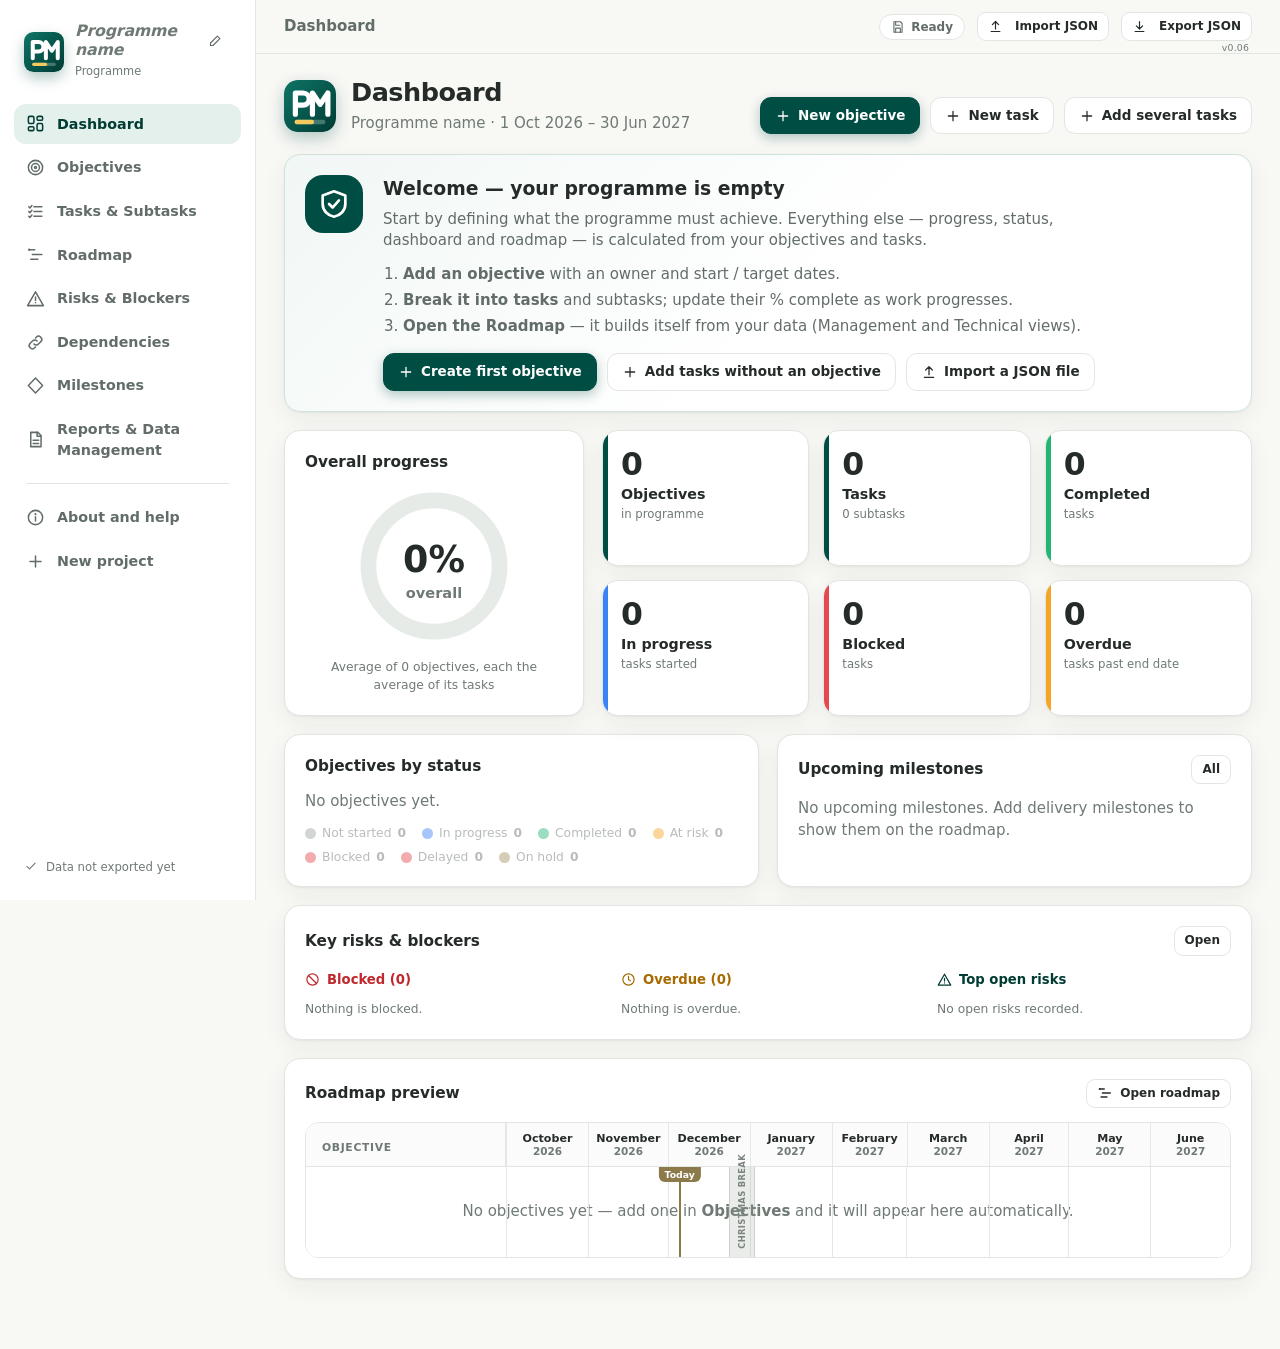
<file: index.html>
<!DOCTYPE html>
<html lang="en"><head><meta charset="utf-8"><title>Backup &amp; DR Programme Manager</title>
<meta http-equiv="refresh" content="0; url=Backup-DR-Project.html">
<link rel="canonical" href="Backup-DR-Project.html"></head>
<body><p>Opening <a href="Backup-DR-Project.html">Backup &amp; DR Programme Manager</a>…</p></body></html>
</file>
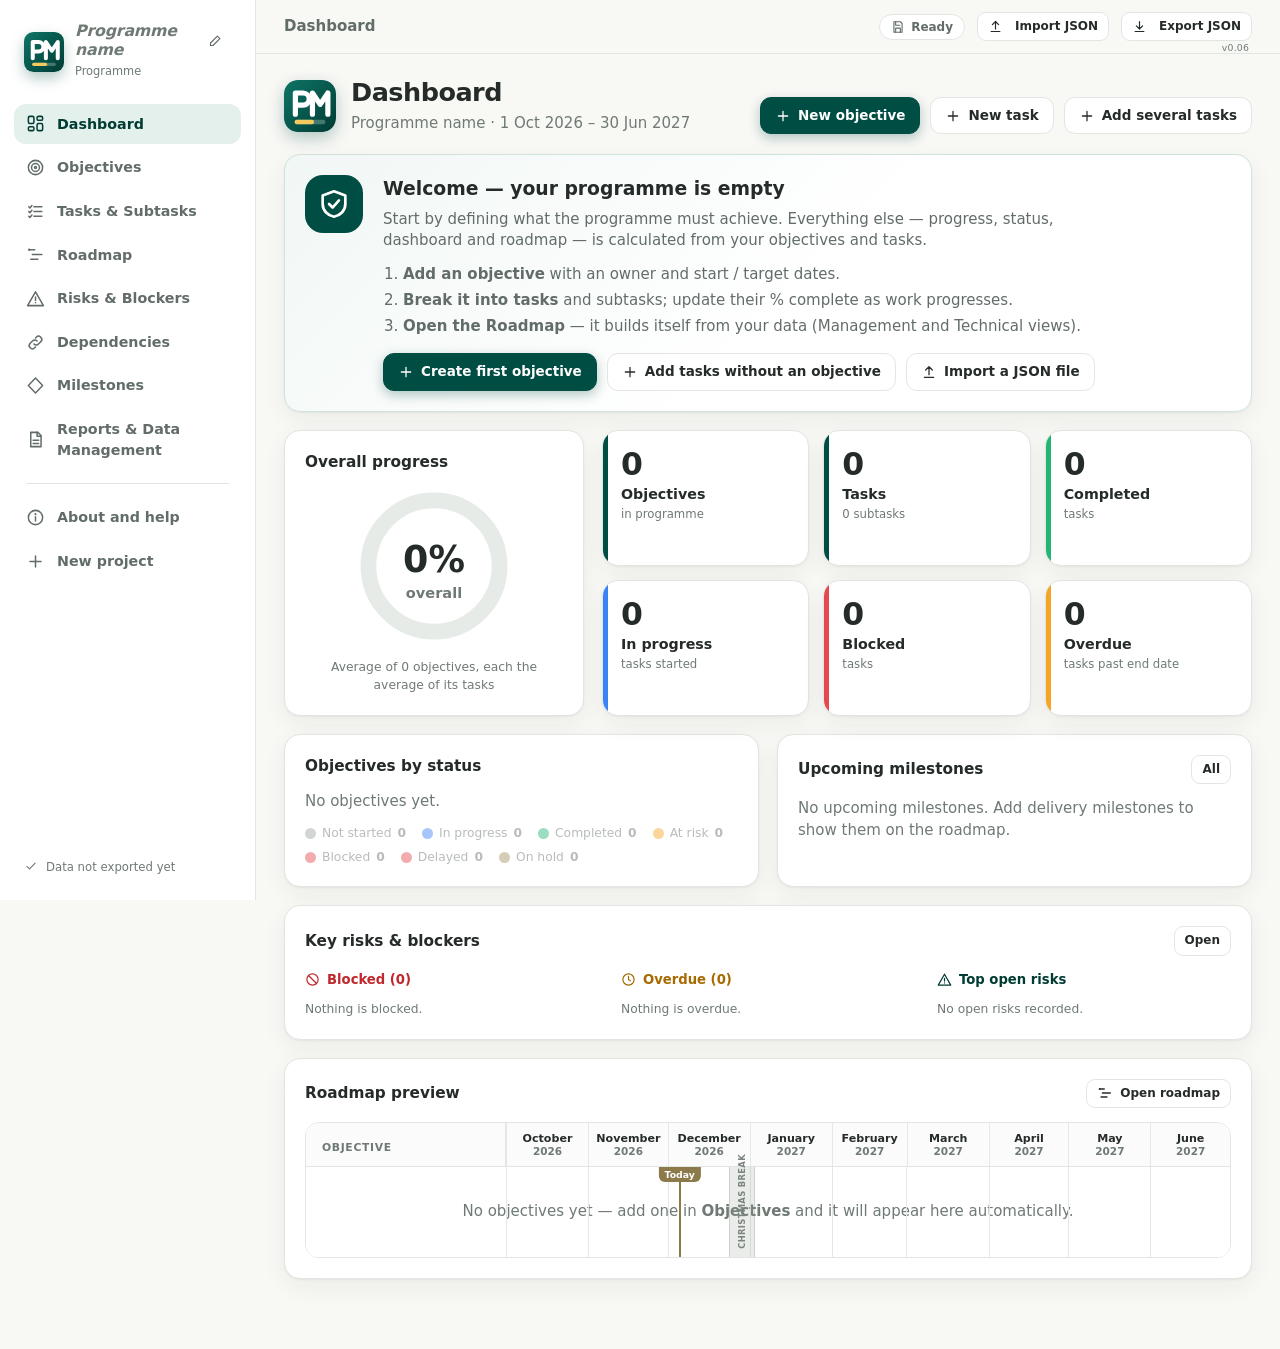
<file: Backup-DR-Project.html>
<!DOCTYPE html>
<html lang="en">
<head>
<meta charset="utf-8">
<meta name="viewport" content="width=device-width,initial-scale=1">
<title>Programme Manager</title>
<meta name="description" content="Standalone, offline programme and project management application.">
<link rel="icon" type="image/png" sizes="16x16" href="[data-uri]">
<link rel="icon" type="image/png" sizes="32x32" href="[data-uri]">
<link rel="icon" type="image/png" sizes="48x48" href="[data-uri]">
<link rel="icon" type="image/png" sizes="192x192" href="[data-uri]">
<link rel="apple-touch-icon" sizes="180x180" href="[data-uri]">
<style>
:root{
  --bg:#F8F8F5;--card:#fff;--ink:#252b29;--ink2:#626d68;--ink3:#6f7a74;--line:#e1e6e3;--line2:#eef1ef;
  --brand:#004d44;--sub-bg:#fffbea;--sub-bg2:#fff6d6;--sub-bd:#f1dfa0;--sub-line:#d9a400;--brand-d:#003b34;--brand-soft:#e4f0ec;--accent:#8c7a4b;--gold:#A39161;
  --radius:16px;--shadow:0 1px 2px rgba(37,43,41,.05),0 8px 24px rgba(37,43,41,.06);
  --red:#e5484d;--amber:#f5a524;--green:#22b573;--blue:#3b82f6;
}
*{box-sizing:border-box}
html{font-size:15px;-webkit-text-size-adjust:100%}
body{margin:0;font-family:Inter,"Segoe UI Variable","Segoe UI",system-ui,-apple-system,Roboto,"Helvetica Neue",Arial,sans-serif;background:var(--bg);color:var(--ink);line-height:1.45;-webkit-font-smoothing:antialiased}
button,input,select,textarea{font:inherit;color:inherit}
h1,h2,h3,h4,p{margin:0}
h1{font-size:1.7rem;letter-spacing:-.02em;line-height:1.15}
h3{font-size:1.02rem}
.muted{color:var(--ink3)}.small{font-size:.82rem}.center{text-align:center}
.ic{flex:none;vertical-align:middle}
[hidden]{display:none!important}

/* ---------- layout ---------- */
.app{display:grid;grid-template-columns:256px minmax(0,1fr);min-height:100vh}
.sidebar{background:#fff;border-right:1px solid var(--line);padding:18px 14px;position:sticky;top:0;height:100vh;display:flex;flex-direction:column;gap:4px;overflow:auto;z-index:60}
.brand{display:flex;align-items:center;gap:11px;padding:4px 10px 18px}
.logo{flex:none;width:40px;height:40px;border-radius:11px;line-height:0;box-shadow:0 6px 14px rgba(0,77,68,.30)}.logo svg{display:block;width:40px;height:40px}
.brand-t{flex:1;min-width:0}
.brand b{display:block;font-size:1.05rem;letter-spacing:-.01em;line-height:1.2;overflow-wrap:anywhere;display:-webkit-box;-webkit-line-clamp:3;-webkit-box-orient:vertical;overflow:hidden}
.brand b.ph{color:var(--ink3);font-weight:600;font-style:italic}
.brand-edit{flex:none;width:30px;height:30px;color:var(--ink3);align-self:flex-start;margin-top:2px}
.brand-edit:hover{color:var(--brand);background:var(--brand-soft)}
.brand small{color:var(--ink3);font-size:.76rem}
.nav{display:flex;flex-direction:column;gap:3px}
.nav a{display:flex;align-items:center;gap:12px;padding:10px 12px;border-radius:12px;color:var(--ink2);text-decoration:none;font-weight:600;font-size:.95rem;transition:background .15s,color .15s}
.nav a:hover{background:#f1f3f2;color:var(--ink)}
.nav .nav-sep{height:1px;background:var(--line);margin:10px 12px}
.nav a.active{background:var(--brand-soft);color:var(--brand-d)}
.nav-badge{margin-left:auto;font-size:.72rem;font-weight:700;min-width:20px;height:20px;border-radius:99px;display:grid;place-items:center;padding:0 6px}
.nav-badge.red{background:var(--red);color:#fff}
.side-foot{margin-top:auto;padding-top:14px}
.export-nudge{width:100%;display:flex;gap:10px;align-items:center;text-align:left;background:#fff6e0;border:1px solid #f6d995;color:#7a5200;border-radius:12px;padding:10px 12px;cursor:pointer;font-weight:600;font-size:.85rem}
.export-nudge small{font-weight:500;opacity:.85}
.export-nudge:hover{background:#ffefc4}
.side-ok{display:flex;gap:8px;align-items:flex-start;color:var(--ink3);font-size:.78rem;padding:6px 10px}
.scrim{display:none}
.main{min-width:0;display:flex;flex-direction:column}
.topbar{position:sticky;top:0;z-index:40;background:rgba(248,248,245,.9);backdrop-filter:blur(10px);-webkit-backdrop-filter:blur(10px);display:flex;align-items:center;gap:12px;padding:12px 28px;border-bottom:1px solid var(--line)}
.topbar .hamb{display:none}
.topbar h2{font-size:1rem;font-weight:700;color:var(--ink2)}
.topbar .sp{flex:1}
.tb-stack{position:relative;display:inline-flex}
.build-ver{position:absolute;right:3px;top:calc(100% + 2px);font-size:.62rem;line-height:1;letter-spacing:.02em;color:var(--ink3);white-space:nowrap;pointer-events:auto;user-select:all}
.save-chip{display:inline-flex;gap:6px;align-items:center;font-size:.8rem;padding:5px 11px;border-radius:99px;background:#fff;border:1px solid var(--line);color:var(--ink2);font-weight:600}
.save-chip.saved{color:#13734a;background:#e6f8ef;border-color:#c7ecd9}
.save-chip.error{color:#a3191e;background:#fdeaea;border-color:#f6c4c6}
.save-chip.pending{color:#7a5200;background:#fff6e0;border-color:#f6d995}
#view{padding:24px 28px 70px;width:100%;max-width:1560px;margin:0 auto}
#view:focus{outline:none}

.page-head{display:flex;justify-content:space-between;align-items:flex-end;gap:16px;flex-wrap:wrap;margin-bottom:20px}
.page-head p{margin-top:5px;max-width:70ch}
.ph-main{display:flex;align-items:center;gap:15px;min-width:0}.pm-logo{flex:none;display:block;border-radius:14px;box-shadow:0 6px 16px rgba(0,77,68,.28)}
@media (max-width:640px){.pm-logo{width:42px;height:42px}.ph-main{gap:11px;align-items:flex-start}}
.head-actions{display:flex;gap:10px;flex-wrap:wrap}

/* ---------- buttons ---------- */
.btn{border:1px solid var(--line);background:#fff;border-radius:11px;padding:8px 14px;cursor:pointer;font-weight:650;font-size:.9rem;display:inline-flex;gap:7px;align-items:center;justify-content:center;transition:transform .08s,box-shadow .15s,background .15s;white-space:nowrap}
.btn:hover{background:#f1f3f2;box-shadow:0 2px 8px rgba(37,43,41,.08)}
.btn:active{transform:translateY(1px)}
.btn.primary{background:var(--brand);border-color:var(--brand);color:#fff;box-shadow:0 4px 12px rgba(0,77,68,.3)}
.btn.primary:hover{background:var(--brand-d)}
.btn.ghost{background:transparent}
.btn.small{padding:5px 10px;font-size:.8rem;border-radius:9px}
.btn.danger{background:var(--red);border-color:var(--red);color:#fff}
.btn.danger:hover{background:#c93338}
.btn.danger-t{color:#b3262b}
.btn:focus-visible,.icon-btn:focus-visible,.nav a:focus-visible,select:focus-visible,input:focus-visible,textarea:focus-visible,.bar:focus-visible{outline:3px solid rgba(0,77,68,.35);outline-offset:1px}
.icon-btn{border:0;background:transparent;border-radius:9px;width:32px;height:32px;display:inline-grid;place-items:center;cursor:pointer;color:var(--ink2)}
.icon-btn:hover{background:#eef1ef;color:var(--ink)}
.icon-btn.danger:hover{background:#fdeaea;color:var(--red)}
.btn-row{display:flex;gap:10px;flex-wrap:wrap;align-items:center}.btn-col{display:flex;flex-direction:column;gap:10px;align-items:flex-start}
.chip-btn{border:1px solid var(--line);background:#fff;border-radius:99px;padding:3px 10px;font-size:.78rem;cursor:pointer;font-weight:600}
.chip-btn:hover{background:var(--brand-soft)}
.link-btn{background:none;border:0;padding:0;text-align:left;font-weight:650;color:var(--ink);cursor:pointer}
.link-btn:hover{color:var(--brand-d);text-decoration:underline}

/* ---------- cards / dashboard ---------- */
.card{background:var(--card);border:1px solid var(--line);border-radius:var(--radius);box-shadow:var(--shadow);padding:20px}
.card-h{display:flex;justify-content:space-between;align-items:center;margin-bottom:14px;gap:10px}
.grid-2{display:grid;grid-template-columns:repeat(2,minmax(0,1fr));gap:18px}
.span2{grid-column:1/-1}
.cols-3{display:grid;grid-template-columns:repeat(3,minmax(0,1fr));gap:22px}
.dash-top{display:grid;grid-template-columns:minmax(230px,300px) minmax(0,1fr);gap:18px;margin-bottom:18px}
.overall{display:flex;flex-direction:column;align-items:center;gap:8px}
.overall h3{align-self:flex-start}
.ring{width:170px;height:170px}
.ring-bg{fill:none;stroke:#e6ebe8;stroke-width:13}
.ring-fg{fill:none;stroke:var(--brand);stroke-width:13;stroke-linecap:round;transition:stroke-dashoffset .6s}
.ring-t{font-size:30px;font-weight:800;fill:var(--ink)}.ring-s{font-size:12px;fill:var(--ink3);font-weight:600}
.kpis{display:grid;grid-template-columns:repeat(3,minmax(0,1fr));gap:14px}
.kpi{position:relative;text-align:left;border:1px solid var(--line);background:#fff;border-radius:var(--radius);padding:16px 18px;box-shadow:var(--shadow);cursor:pointer;display:flex;flex-direction:column;gap:2px;overflow:hidden;transition:transform .12s}
.kpi:hover{transform:translateY(-2px)}
.kpi::before{content:"";position:absolute;left:0;top:0;bottom:0;width:5px;background:var(--kc,var(--brand))}
.kpi-n{font-size:2.1rem;font-weight:800;letter-spacing:-.02em;line-height:1.1}
.kpi-l{font-weight:700;font-size:.95rem}.kpi-s{color:var(--ink3);font-size:.78rem}
.k-brand{--kc:var(--brand)}.k-done{--kc:var(--green)}.k-prog{--kc:var(--blue)}.k-block{--kc:var(--red)}.k-late{--kc:var(--amber)}
.stack{display:flex;height:18px;border-radius:99px;overflow:hidden;background:#eef1ef;gap:2px}
.sg{background:var(--c)}
.legend{display:flex;flex-wrap:wrap;gap:6px 16px;margin-top:12px;font-size:.82rem;color:var(--ink2)}
.legend.mt{margin-top:16px}
.lg{display:inline-flex;align-items:center;gap:6px}.lg.dim{opacity:.45}
.dot{width:11px;height:11px;border-radius:50%;background:var(--c);display:inline-block}
.obj-mini{margin-top:16px;display:flex;flex-direction:column;gap:9px}
.om{display:grid;grid-template-columns:minmax(0,1.3fr) minmax(0,1.6fr) 42px;gap:12px;align-items:center;font-size:.86rem}
.om-n{white-space:nowrap;overflow:hidden;text-overflow:ellipsis;font-weight:600}.om b{text-align:right}
.list{list-style:none;margin:0;padding:0;display:flex;flex-direction:column;gap:11px}
.list li{display:flex;gap:11px;align-items:flex-start}
.li-main{flex:1;min-width:0;display:flex;flex-direction:column}.li-main b{font-size:.9rem;font-weight:650}.li-main small{color:var(--ink3);font-size:.78rem}
.rel{font-size:.78rem;color:var(--ink3);white-space:nowrap}.rel.bad{color:var(--red);font-weight:700}
.ms-dot{width:12px;height:12px;border-radius:3px;transform:rotate(45deg);background:var(--mc,var(--blue));margin-top:5px;flex:none}
.ms-planned{--mc:#3b82f6}.ms-at-risk{--mc:#f5a524}.ms-achieved{--mc:#22b573}.ms-missed{--mc:#e5484d}
.sec-t{display:flex;align-items:center;gap:7px;font-size:.88rem;margin-bottom:12px}.sec-t.mt{margin-top:20px}
.t-red{color:#c0282d}.t-amber{color:#a76a00}.t-brand{color:var(--brand-d)}
.onboard{display:flex;gap:20px;align-items:flex-start;margin-bottom:18px;background:linear-gradient(135deg,#f1f7f5,#fff 55%);border-color:#cfe3dc}
.onb-ic{width:58px;height:58px;border-radius:18px;background:var(--brand);color:#fff;display:grid;place-items:center;flex:none}
.onboard h2{font-size:1.25rem;margin-bottom:6px}.onboard p{color:var(--ink2);max-width:75ch}
.onb-steps{margin:12px 0 16px;padding-left:20px;color:var(--ink2);display:flex;flex-direction:column;gap:4px}
.onb-actions{display:flex;gap:10px;flex-wrap:wrap}
.empty{text-align:center;padding:60px 20px;background:#fff;border:2px dashed var(--line);border-radius:var(--radius);color:var(--ink2)}
.empty-ic{width:62px;height:62px;border-radius:20px;background:var(--brand-soft);color:var(--brand);display:grid;place-items:center;margin:0 auto 14px}
.empty h3{font-size:1.15rem;margin-bottom:6px;color:var(--ink)}.empty p{max-width:55ch;margin:0 auto 16px}

/* ---------- status vocabulary ---------- */
.st-not-started{--c:#9aa39f;--cs:#eef1ef;--cd:#4f5a55}
.st-in-progress{--c:#3b82f6;--cs:#dbe9ff;--cd:#1d4ed8}
.st-completed{--c:#22b573;--cs:#d6f5e6;--cd:#13734a}
.st-at-risk{--c:#f5a524;--cs:#fdecc8;--cd:#8a5a00}
.st-blocked,.st-delayed{--c:#e5484d;--cs:#fbdadb;--cd:#a3191e}
.st-on-hold{--c:#a39161;--cs:#f0ebdd;--cd:#6b5b30}
.pill{display:inline-flex;align-items:center;gap:6px;padding:3px 10px;border-radius:99px;font-size:.74rem;font-weight:700;background:var(--cs);color:var(--cd);white-space:nowrap}
.pill i{width:7px;height:7px;border-radius:50%;background:var(--c)}
.prio{font-size:.72rem;font-weight:700;padding:2px 8px;border-radius:7px;background:#eef1ef;color:var(--ink2)}
.prio-high{background:#ffe9d6;color:#9a4300}.prio-critical{background:#fde0e1;color:#a3191e}.prio-low{background:#e8f4ee;color:#25704c}
.idchip{font-size:.7rem;font-weight:700;letter-spacing:.03em;color:var(--ink3);background:#eef1ef;padding:2px 7px;border-radius:7px;white-space:nowrap}
.avatar-wrap{display:inline-flex;align-items:center;gap:8px;min-width:0}
.avatar{width:26px;height:26px;border-radius:50%;color:#fff;font-size:.68rem;font-weight:700;display:inline-grid;place-items:center;flex:none}
.av-name{font-size:.86rem;white-space:nowrap;overflow:hidden;text-overflow:ellipsis}
.pbar{height:9px;border-radius:99px;background:#e6ebe8;overflow:hidden;flex:1;min-width:40px}
.pbar>i{display:block;height:100%;background:var(--c);border-radius:99px;transition:width .35s}
.slip{font-size:.72rem;font-weight:700;padding:1px 6px;border-radius:6px}.slip.bad{background:#fde0e1;color:#a3191e}.slip.good{background:#d6f5e6;color:#13734a}
.fc{font-size:.76rem;color:#8a5a00;background:#fff4d6;padding:2px 8px;border-radius:7px;display:inline-block}
.callout{display:flex;gap:9px;align-items:flex-start;padding:10px 14px;border-radius:12px;font-size:.88rem;margin:10px 0}
.callout.red{background:#fdeaea;color:#8f1d22;border:1px solid #f6c4c6}.callout.amber{background:#fff6e0;color:#7a5200;border:1px solid #f6d995}
.chip{display:inline-flex;align-items:center;gap:4px;font-size:.7rem;font-weight:700;padding:1px 7px;border-radius:7px;background:#eef1ef;color:var(--ink2);white-space:nowrap;max-width:260px;overflow:hidden;text-overflow:ellipsis}
.chip.red{background:#fde0e1;color:#a3191e}.chip.amber{background:#fff0cc;color:#8a5a00}

/* ---------- toolbars ---------- */
.toolbar{display:flex;gap:10px;align-items:center;margin-bottom:16px;flex-wrap:wrap}
.search,.toolbar select,.fld input,.fld select,.fld textarea,.dep-row input,.dep-row select{border:1px solid var(--line);background:#fff;border-radius:10px;padding:8px 12px;min-height:38px}
.search{min-width:240px;flex:1;max-width:380px}
.chk{display:inline-flex;gap:7px;align-items:center;font-size:.88rem;color:var(--ink2);cursor:pointer;user-select:none}
.chk input{width:16px;height:16px;accent-color:var(--brand)}
.toolbar .seg,.seg[role=tablist]{background:#e6ebe8;border-radius:12px;padding:4px;gap:2px;display:inline-flex}
.seg[role=tablist] button{border:0;background:transparent;padding:7px 16px;border-radius:9px;font-weight:650;cursor:pointer;color:var(--ink2)}
.seg[role=tablist] button.on{background:#fff;color:var(--brand-d);box-shadow:0 2px 6px rgba(37,43,41,.12)}
.tabs{display:flex;gap:6px;border-bottom:1px solid var(--line);margin-bottom:18px}
.tabs button{border:0;background:none;padding:10px 14px;font-weight:650;color:var(--ink3);cursor:pointer;border-bottom:3px solid transparent;margin-bottom:-1px}
.tabs button.on{color:var(--brand-d);border-bottom-color:var(--brand)}
.count{font-size:.72rem;background:#eef1ef;border-radius:99px;padding:1px 8px;margin-left:4px}.count.red{background:var(--red);color:#fff}

/* ---------- objectives ---------- */
.obj-grid{display:grid;grid-template-columns:repeat(auto-fill,minmax(340px,1fr));gap:18px}
.obj-card{background:#fff;border:1px solid var(--line);border-radius:var(--radius);box-shadow:var(--shadow);padding:18px 20px;border-top:5px solid var(--c);display:flex;flex-direction:column;gap:10px}
.obj-top{display:flex;justify-content:space-between;align-items:center;gap:8px}
.obj-ids{display:flex;gap:6px;align-items:center}
.obj-title{font-size:1.12rem;letter-spacing:-.01em}
.obj-desc{color:var(--ink2);font-size:.9rem;display:-webkit-box;-webkit-line-clamp:3;-webkit-box-orient:vertical;overflow:hidden}
.obj-meta{display:flex;gap:14px;flex-wrap:wrap;align-items:center;font-size:.85rem;color:var(--ink2)}
.dates{display:inline-flex;gap:5px;align-items:center}
.obj-prog{display:flex;align-items:center;gap:12px}.obj-prog b{min-width:42px;text-align:right}
.obj-stats{display:flex;gap:14px;flex-wrap:wrap;font-size:.8rem;color:var(--ink2)}
.obj-actions{display:flex;align-items:center;gap:6px;margin-top:2px;flex-wrap:wrap}.sp{flex:1}
.obj-tasks{border-top:1px solid var(--line2);padding-top:10px;display:flex;flex-direction:column;gap:4px}
.mini-task{display:grid;grid-template-columns:minmax(0,1fr) auto 40px;gap:10px;align-items:center;border:0;background:#f1f3f2;border-radius:10px;padding:8px 12px;cursor:pointer;text-align:left}
.mini-task:hover{background:var(--brand-soft)}.mt-n{font-weight:600;font-size:.88rem;white-space:nowrap;overflow:hidden;text-overflow:ellipsis}.mt-p{text-align:right;font-weight:700;font-size:.82rem}

/* ---------- tasks table ---------- */
.t-group{background:#fff;border:1px solid var(--line);border-radius:var(--radius);box-shadow:var(--shadow);margin-bottom:20px;overflow:hidden}
.t-group-h{display:flex;justify-content:space-between;align-items:center;gap:16px;padding:14px 20px;background:linear-gradient(90deg,var(--cs),#fff 70%);flex-wrap:wrap}
.tg-l{display:flex;gap:14px;align-items:center}.tg-bar{width:6px;height:38px;border-radius:6px;background:var(--c)}
.t-group-h small{display:flex;gap:8px;align-items:center;flex-wrap:wrap;margin-top:3px}
.tg-r{display:flex;gap:14px;align-items:center}.tg-prog{display:flex;gap:10px;align-items:center;width:210px}.tg-prog b{min-width:40px;text-align:right}
.t-head,.t-row{display:grid;grid-template-columns:minmax(250px,2.3fr) 150px 175px 84px 125px 175px 140px;gap:12px;align-items:center;padding:0 20px}
.t-head{font-size:.72rem;text-transform:uppercase;letter-spacing:.06em;color:var(--ink3);font-weight:700;padding-top:10px;padding-bottom:8px;border-bottom:1px solid var(--line2);border-top:1px solid var(--line2)}
.t-row{padding-top:10px;padding-bottom:10px;border-bottom:1px solid var(--line2);font-size:.88rem}
.t-row:last-child{border-bottom:0}
.t-row:hover{background:#fafbfa}
.t-row.lvl-2{background:var(--sub-bg)}
.t-row.lvl-2:hover{background:var(--sub-bg2)}
.t-row.lvl-2 .t-name{margin-left:30px;padding-left:12px;border-left:3px solid var(--sub-line)}
.t-row.is-blocked{box-shadow:inset 4px 0 0 var(--red);background:#fff8f8}
.t-name{display:flex;gap:8px;align-items:flex-start;min-width:0}
.t-name-txt{min-width:0;display:flex;flex-direction:column;gap:3px}
.sub{display:flex;gap:7px;align-items:center;flex-wrap:wrap}
.blocker-txt{font-size:.76rem;color:#a3191e}
.chev{border:0;background:#eef1ef;width:24px;height:24px;border-radius:7px;display:grid;place-items:center;cursor:pointer;flex:none;color:var(--ink2);transition:transform .15s}
.chev.open{transform:rotate(90deg)}.chev-sp{width:24px;flex:none}
.prog-ctl{display:flex;align-items:center;gap:8px}
.prog-ctl input[type=range]{flex:1;accent-color:var(--c);min-width:70px}
.ptxt{font-weight:700;min-width:38px;text-align:right}
.prog-auto{display:flex;align-items:center;gap:8px}.auto{color:var(--ink3);font-size:.7rem;text-transform:uppercase;font-weight:700}
.t-act{display:flex;gap:2px;justify-content:flex-end}
.pad{padding:16px 20px}.foot{margin-top:6px}

/* ---------- risks ---------- */
.risk-layout{display:grid;grid-template-columns:minmax(0,1fr);gap:18px;align-items:start}
.heat-card{max-width:300px}
.heat-card h4{margin-bottom:10px}
.heat{border-collapse:separate;border-spacing:3px;width:100%}.heat caption{font-size:.7rem;color:var(--ink3);margin-bottom:6px;text-align:left}
.heat th{font-size:.7rem;color:var(--ink3);font-weight:600;width:14%}
.hm{height:34px;text-align:center;font-weight:800;border-radius:7px}
.band{font-size:.74rem;font-weight:800;padding:2px 9px;border-radius:7px;display:inline-block;white-space:nowrap}
.band-low{background:#d6f5e6;color:#13734a}.band-medium{background:#fdecc8;color:#8a5a00}.band-high{background:#ffd9c2;color:#9a4300}.band-critical{background:#fbc9cb;color:#8f1d22}
.r-table,.d-table{background:#fff;border:1px solid var(--line);border-radius:var(--radius);box-shadow:var(--shadow);overflow:hidden}
.r-head,.r-row{display:grid;grid-template-columns:minmax(220px,3fr) 120px 135px 120px 140px 105px 76px;gap:12px;align-items:center;padding:12px 18px}
.b-table .r-head,.b-table .r-row{grid-template-columns:minmax(200px,2fr) minmax(200px,2.4fr) 150px 170px 140px}
.r-head,.d-head{font-size:.72rem;text-transform:uppercase;letter-spacing:.06em;color:var(--ink3);font-weight:700;border-bottom:1px solid var(--line2);padding-top:10px;padding-bottom:8px}
.r-row,.d-row{border-bottom:1px solid var(--line2);font-size:.88rem}.r-row:last-child,.d-row:last-child{border-bottom:0}
.r-row.closed{opacity:.55}.r-row.blocked{box-shadow:inset 4px 0 0 var(--red)}
.r-main{display:flex;flex-direction:column;gap:3px;min-width:0}.r-main small{color:var(--ink2)}
.rs{font-size:.74rem;font-weight:700;padding:2px 9px;border-radius:99px;background:#eef1ef}.rs-open{background:#fde0e1;color:#a3191e}.rs-mitigating{background:#fff0cc;color:#8a5a00}.rs-accepted{background:#e7ecea;color:#4f5a55}.rs-closed{background:#d6f5e6;color:#13734a}

/* ---------- dependencies ---------- */
.d-head,.d-row{display:grid;grid-template-columns:200px minmax(160px,1.5fr) 30px minmax(160px,1.5fr) 100px minmax(120px,1fr) 76px;gap:12px;align-items:center;padding:12px 18px}
.d-main{display:flex;flex-wrap:wrap;gap:5px;align-items:center}.arrow{color:var(--ink3);font-size:1.2rem;text-align:center}
.ds{font-size:.74rem;font-weight:700;padding:2px 9px;border-radius:99px}
.ds-open{background:#dbe9ff;color:#1d4ed8}.ds-at-risk{background:#fdecc8;color:#8a5a00}.ds-satisfied{background:#d6f5e6;color:#13734a}
.matrix-wrap{background:#fff;border:1px solid var(--line);border-radius:var(--radius);box-shadow:var(--shadow);padding:16px;overflow:auto}
.matrix{border-collapse:collapse;min-width:100%}
.matrix th,.matrix td{border:1px solid var(--line2);padding:0}
.matrix .corner{padding:10px;font-size:.78rem;text-align:left;vertical-align:bottom;background:#fafbfa;min-width:200px}
.matrix th.col{height:150px;width:46px;background:#fafbfa;vertical-align:bottom}
.matrix th.col span{writing-mode:vertical-rl;transform:rotate(180deg);display:inline-block;padding:8px 4px;font-size:.78rem;font-weight:600;max-height:150px;overflow:hidden;text-overflow:ellipsis;white-space:nowrap}
.matrix th.col small{color:var(--ink3);font-weight:500}
.matrix th.row{text-align:left;font-size:.82rem;padding:8px 10px;font-weight:600;background:#fafbfa}.matrix th.row small{display:block;color:var(--ink3);font-weight:500}
.matrix td{height:40px;text-align:center}
.mx-dot{width:20px;height:20px;border-radius:50%;border:0;cursor:pointer;background:var(--blue)}
.mx-dot.ds-at-risk{background:var(--amber)}.mx-dot.ds-satisfied{background:var(--green)}.mx-dot.ds-open{background:var(--blue)}
.mx-dot.conf{box-shadow:0 0 0 3px #fff,0 0 0 5px var(--red)}
.dot.ds-open{background:var(--blue)}.dot.ds-at-risk{background:var(--amber)}.dot.ds-satisfied{background:var(--green)}.conf-d{background:#fff;border:2px solid var(--red)}

/* ---------- milestones ---------- */
.ms-list{display:flex;flex-direction:column;gap:14px}
.ms-card{display:flex;gap:18px;align-items:center}
.ms-diamond{width:50px;height:50px;border-radius:15px;display:grid;place-items:center;color:var(--mc);background:#f1f3f2;flex:none}
.ms-diamond.ms-planned{background:#e4efff}.ms-diamond.ms-at-risk{background:#fff0cc}.ms-diamond.ms-achieved{background:#d6f5e6}.ms-diamond.ms-missed{background:#fde0e1}
.ms-body{flex:1;min-width:0}.ms-top{display:flex;gap:8px;align-items:center;margin-bottom:4px}.ms-body h3{margin-bottom:2px}
.ms-meta{display:flex;gap:18px;flex-wrap:wrap;font-size:.86rem;color:var(--ink2);margin-top:6px}.ms-meta span{display:inline-flex;gap:6px;align-items:center}

/* ---------- reports & data ---------- */
.rep-grid h3{display:flex;gap:9px;align-items:center;margin-bottom:8px}
.data-stat{display:flex;gap:10px 22px;flex-wrap:wrap;margin:10px 0 14px;font-size:.9rem;color:var(--ink2)}
.bk-list{display:flex;flex-direction:column;gap:8px}
.bk{display:flex;justify-content:space-between;gap:12px;align-items:center;border:1px solid var(--line2);border-radius:12px;padding:10px 14px;flex-wrap:wrap}.bk small{display:block;color:var(--ink3)}

/* ---------- modal / forms ---------- */
dialog{border:0;padding:0;background:transparent;max-width:none;max-height:none;color:var(--ink)}
dialog::backdrop{background:rgba(37,43,41,.5);backdrop-filter:blur(3px)}
dialog[open]{display:block;margin:auto;animation:pop .16s ease-out}
@keyframes pop{from{transform:translateY(8px) scale(.985);opacity:0}to{transform:none;opacity:1}}
.modal-card{background:#fff;border-radius:20px;width:min(640px,94vw);max-height:92vh;display:flex;flex-direction:column;box-shadow:0 30px 80px rgba(37,43,41,.4);overflow:hidden;margin:0}
.modal-card.wide{width:min(840px,95vw)}.modal-card.small{width:min(520px,94vw)}
.modal-card header{display:flex;justify-content:space-between;align-items:center;padding:18px 22px;border-bottom:1px solid var(--line)}
.modal-card header h3{font-size:1.15rem}
.modal-body{padding:20px 22px;overflow:auto;flex:1}
.modal-card footer .modal-del{margin-right:auto;width:38px;height:38px;border:1px solid var(--line);background:#fff}
.modal-card footer{display:flex;justify-content:flex-end;gap:10px;padding:14px 22px;border-top:1px solid var(--line);background:#fafbfa}
.fgrid{display:grid;grid-template-columns:repeat(2,minmax(0,1fr));gap:14px 16px}
.subs-box{background:var(--sub-bg);border:1px solid var(--sub-bd);border-left:5px solid var(--sub-line);border-radius:10px;padding:11px 14px 12px}
.subs-label{display:flex;align-items:center;gap:8px;color:#7a5600;font-size:.9rem}
.subs-label svg{color:var(--sub-line);flex:none}
.subs-tag{margin-left:2px;font-size:.68rem;font-weight:700;text-transform:uppercase;letter-spacing:.06em;color:#7a5600;background:#fdeaa6;border-radius:999px;padding:2px 8px}
.subs-box .hint{color:#6b5a2a}
.fld{display:flex;flex-direction:column;gap:5px;min-width:0}.fld.full,.full{grid-column:1/-1}
.fl{font-size:.8rem;font-weight:700;color:var(--ink2)}
.fld textarea{resize:vertical;min-height:60px}
.fld input:focus,.fld select:focus,.fld textarea:focus,.search:focus,.toolbar select:focus{outline:none;border-color:var(--brand);box-shadow:0 0 0 3px rgba(0,77,68,.18)}
.hint{color:var(--ink3);font-size:.76rem;font-weight:400}.hint.inline{font-weight:500}
.form-error{background:#fdeaea;color:#8f1d22;border:1px solid #f6c4c6;border-radius:10px;padding:9px 12px;margin-top:14px;font-size:.88rem;font-weight:600}
.form-error.inline{display:inline-block;margin:0 0 0 10px}
.calc-box{background:#f1f3f2;border-radius:12px;padding:10px 14px;display:flex;gap:10px;align-items:center;flex-wrap:wrap;font-size:.88rem}
.warn-note{background:#fff6e0;color:#7a5200;border-radius:10px;padding:8px 12px;font-size:.84rem}
.notes{list-style:none;margin:0 0 8px;padding:0;display:flex;flex-direction:column;gap:6px;max-height:140px;overflow:auto}
.notes li{background:#f1f3f2;border-radius:9px;padding:6px 10px;font-size:.85rem}.nd{display:block;font-size:.7rem;font-weight:700;color:var(--ink3)}
.fc-details{border:1px dashed var(--line);border-radius:12px;padding:10px 14px}.fc-details summary{cursor:pointer;font-weight:650;font-size:.88rem}.fc-details .fgrid{margin-top:12px}
.blockbox{border:1px solid #f3d3d4;border-radius:12px;padding:12px;background:#fffafa}
.auto-prog{display:flex;align-items:center;gap:10px;flex-wrap:wrap;min-height:38px}
.prog-ed{display:flex;gap:10px;align-items:center;flex-wrap:wrap}.prog-ed input{width:90px}.quick{display:flex;gap:5px;flex-wrap:wrap}
.dep-list{display:flex;flex-direction:column;gap:8px;margin-bottom:8px}
.dep-row{display:grid;grid-template-columns:150px minmax(0,1.5fr) 100px minmax(0,1fr) 32px;gap:8px;align-items:center}
.dep-row .dep-target select,.dep-row .dep-target input{width:100%}
.cmp{display:flex;gap:14px;align-items:stretch;margin:14px 0;flex-wrap:wrap}
.cmp>div:not(.cmp-arrow){flex:1;min-width:190px;background:#f1f3f2;border-radius:12px;padding:10px 14px;display:flex;flex-direction:column;gap:2px;font-size:.84rem}.cmp small{color:var(--ink3);text-transform:uppercase;font-weight:700;font-size:.68rem}
.cmp-arrow{align-self:center;font-size:1.4rem;color:var(--ink3)}
.issues{margin:8px 0;padding:10px 12px 10px 28px;border-radius:10px;font-size:.84rem;max-height:200px;overflow:auto}
.issues.err{background:#fdeaea;color:#8f1d22}.issues.warn{background:#fff6e0;color:#7a5200}
.confirm-msg{line-height:1.5}

/* ---------- toast / tooltip ---------- */
#toasts{position:fixed;right:20px;bottom:20px;z-index:200;display:flex;flex-direction:column;gap:8px;pointer-events:none}
.toast{background:#252b29;color:#fff;padding:11px 16px;border-radius:12px;box-shadow:0 10px 30px rgba(0,0,0,.25);font-size:.9rem;font-weight:600;transform:translateY(12px);opacity:0;transition:all .25s;max-width:min(420px,90vw)}
.toast.in{transform:none;opacity:1}.toast.warn{background:#8a5a00}.toast.error{background:#b3262b}
#tip{position:fixed;z-index:300;pointer-events:none;background:#252b29;color:#fff;font-size:.78rem;line-height:1.4;padding:8px 11px;border-radius:9px;max-width:320px;white-space:pre-line;box-shadow:0 8px 24px rgba(0,0,0,.3)}

/* ---------- GANTT ---------- */
.rm-card{padding:14px}
.gantt{--labelw:330px;border:1px solid var(--line);border-radius:14px;background:#fff;overflow:hidden}
.gantt-scroll{overflow-x:auto}
.gantt-inner{min-width:calc(var(--labelw) + 720px);position:relative}
.g-head{display:flex;border-bottom:1px solid var(--line);background:#fafbfa}
.g-lab{flex:0 0 var(--labelw);width:var(--labelw);position:sticky;left:0;z-index:6;background:#fff;border-right:1px solid var(--line);min-width:0}
.g-lab-head{background:#fafbfa;display:flex;align-items:flex-end;padding:10px 16px;font-size:.72rem;text-transform:uppercase;letter-spacing:.06em;color:var(--ink3);font-weight:700}
.g-lab-head .tl-h{width:100%}
.g-months{flex:1;display:flex;min-width:0}
.g-month{border-left:1px solid var(--line);padding:9px 4px 8px;text-align:center;display:flex;flex-direction:column;min-width:0;line-height:1.2}
.g-month b{font-size:.84rem;white-space:nowrap}.g-month small{color:var(--ink3);font-size:.7rem;font-weight:600}
.g-body{position:relative}
.g-grid{position:absolute;left:var(--labelw);right:0;top:0;bottom:0;display:flex;pointer-events:none;z-index:1}
.g-gl{border-left:1px solid var(--line2)}.g-gl:first-child{border-left:0}
.g-today-wrap{position:absolute;inset:0}
.g-today{position:absolute;top:0;bottom:0;width:2px;margin-left:-1px;background:var(--accent);z-index:3}
.g-today span{position:absolute;top:0;left:50%;transform:translateX(-50%);background:var(--accent);color:#fff;font-size:.62rem;font-weight:700;padding:1px 6px;border-radius:0 0 6px 6px}
.g-row{display:flex;border-bottom:1px solid var(--line2);position:relative}
.g-row:last-child{border-bottom:0}
.g-track{flex:1;position:relative;z-index:2;min-width:0}
.g-empty{padding:34px 24px;text-align:center;color:var(--ink3)}
.g-ms-row{background:linear-gradient(#fafbfa,#fff)}
.m-lab{padding:8px 16px;display:flex;flex-direction:column;justify-content:center;gap:2px}
.ml-name{display:flex;gap:7px;align-items:center;min-width:0}.ml-name b{white-space:nowrap;overflow:hidden;text-overflow:ellipsis;font-size:.95rem}
.ml-sub{font-size:.76rem;color:var(--ink3);white-space:nowrap;overflow:hidden;text-overflow:ellipsis}
.ml-pill{display:flex;gap:8px;align-items:center}.ml-pct{font-weight:800;font-size:.88rem}
.ms-ico{color:var(--brand)}
.bar{position:absolute;border-radius:9px;background:var(--cs);overflow:visible;cursor:pointer;box-shadow:inset 0 0 0 1px rgba(0,0,0,.07);transition:filter .15s,transform .12s}
.bar:hover{filter:brightness(.96);transform:translateY(-1px)}
.bar-in{position:absolute;inset:0;border-radius:inherit;overflow:hidden}
.bar .fill{position:absolute;left:0;top:0;bottom:0;background:var(--c)}
.bar.narrow .chip-p{left:calc(100% + 5px)}
.bar-note{position:absolute;z-index:3;font-size:.68rem;font-weight:700;color:#a3191e;white-space:nowrap;line-height:20px;margin:0 6px}
.bar-note.nn{margin-left:58px}
.bar .chip-p{position:absolute;left:6px;top:50%;transform:translateY(-50%);background:#fff;color:var(--cd);font-size:.7rem;font-weight:800;padding:1px 7px;border-radius:99px;box-shadow:0 1px 3px rgba(0,0,0,.18);white-space:nowrap}
/* work-level colours: objective = deep pink, tasks and subtasks = one lighter pink */
.bar.is-blocked{box-shadow:0 0 0 2px var(--red)}
.bar.is-late{outline:2px dashed var(--red);outline-offset:1px}
.fbar{position:absolute;border-radius:5px;border:1.5px dashed var(--amber);background:repeating-linear-gradient(135deg,rgba(245,165,36,.35) 0 4px,rgba(245,165,36,.08) 4px 8px);z-index:2}
.fbar.late{border-color:var(--red);background:repeating-linear-gradient(135deg,rgba(229,72,77,.32) 0 4px,rgba(229,72,77,.07) 4px 8px)}
.ms-pt{position:absolute;top:0;z-index:5;cursor:pointer;height:100%}
.ms-pt .dia{position:absolute;left:-8px;top:4px;width:16px;height:16px;transform:rotate(45deg);background:var(--mc);border:2px solid #fff;box-shadow:0 1px 5px rgba(0,0,0,.35);border-radius:4px}
.ms-pt.small{height:auto}.ms-pt.small .dia{width:12px;height:12px;left:-6px;top:0}
.ms-lab{position:absolute;left:-7px;white-space:nowrap;font-size:.68rem;font-weight:700;color:var(--ink);background:rgba(255,255,255,.9);padding:0 4px;border-radius:4px;line-height:14px}
.ms-lab.r{left:auto;right:-7px}
.g-ms-line{position:absolute;left:var(--labelw);right:0;top:0;bottom:0;z-index:1;pointer-events:none}
.ms-vline{position:absolute;top:0;bottom:0;border-left:1.5px dashed var(--mc);opacity:.5}
.rm-legend{margin-top:14px;padding:0 4px}
.dia-lg{width:11px;height:11px;transform:rotate(45deg);background:var(--blue);border-radius:2px;display:inline-block}
.fb-lg{width:20px;height:8px;border:1.5px dashed var(--amber);border-radius:4px;display:inline-block;background:repeating-linear-gradient(135deg,rgba(245,165,36,.35) 0 3px,transparent 3px 6px)}
.td-lg{width:3px;height:14px;background:var(--accent);display:inline-block;border-radius:2px}
.bl-lg{width:18px;height:10px;border-radius:4px;box-shadow:0 0 0 2px var(--red);display:inline-block;background:#fff}

.rm-note{margin-top:10px;font-size:.8rem;color:#8a5a00;background:#fff6e0;padding:6px 12px;border-radius:9px}
.gantt.compact .gantt-inner{min-width:calc(var(--labelw) + 640px)}.gantt.compact .g-month b{font-size:.74rem}
.gantt.compact .m-lab{padding:4px 12px}
/* technical rows */
.tl{display:grid;grid-template-columns:minmax(0,1fr) 98px 44px 106px;align-items:center;gap:6px}
.g-lab.tl{padding:0 10px 0 4px}
.tl-h{font-size:.72rem}.tl-h>div:first-child{padding-left:0}
.tl-name{display:flex;gap:6px;align-items:center;min-width:0}
.tl-txt{display:flex;flex-direction:column;min-width:0;line-height:1.25}
.tl-txt b{white-space:nowrap;overflow:hidden;text-overflow:ellipsis;font-size:.86rem}
.tl-txt small{color:var(--ink3);font-size:.7rem;display:flex;gap:5px;align-items:center;white-space:nowrap;overflow:hidden}
.tl-owner{font-size:.78rem;white-space:nowrap;overflow:hidden;text-overflow:ellipsis;color:var(--ink2)}
.tl-pct{font-weight:800;font-size:.8rem;text-align:right}
.tl-stat .pill{font-size:.66rem;padding:2px 8px}
.g-row.t-r.lvl-0 .g-lab{background:#f1f3f2}.g-row.t-r.lvl-0 .tl-txt b{font-size:.92rem}
.g-row.t-r.lvl-2 .g-lab{background:#fafbfa}
.g-row.t-r.lvl-0{background:#fafbfa}
.g-row.t-r .chev{width:20px;height:20px;border-radius:6px}

/* ---------- print ---------- */
#printArea{display:none}
.print-sheet{font-size:11px;color:#111}
.ps-head{display:flex;justify-content:space-between;align-items:flex-end;margin-bottom:10px;border-bottom:3px solid var(--brand);padding-bottom:8px}
.ps-head h1{font-size:20px}.ps-head p{color:#555;margin-top:2px;font-size:12px}.ps-meta{text-align:right;font-size:12px}.ps-meta b{font-size:22px;color:var(--brand-d)}
.print-sheet .gantt{--labelw:230px!important;border-radius:6px}
.print-sheet .gantt-inner{min-width:0!important}.print-sheet .gantt-scroll{overflow:visible}
.print-sheet .g-lab{position:static}.print-sheet .gantt-tech{--labelw:340px!important}
.print-sheet .m-lab{padding:5px 10px}.print-sheet .ml-name b{font-size:11px}.print-sheet .ml-sub{font-size:9px}
.print-sheet .g-row,.print-sheet .bar,.print-sheet .t-r{break-inside:avoid;page-break-inside:avoid}
.print-sheet .bar:hover{transform:none;filter:none}
@media print{
  html{font-size:13px}
  body{background:#fff}
  body.printing .app,body.printing #toasts,body.printing #tip{display:none!important}
  body.printing #printArea{display:block}
  *{-webkit-print-color-adjust:exact!important;print-color-adjust:exact!important}
}

/* ---------- responsive ---------- */
/* the full table needs ~1530px of window (sidebar included) to fit all columns and the four row buttons; below that rows stack */
@media (max-width:1540px){
  .t-head{display:none}
  .t-row{grid-template-columns:repeat(4,minmax(0,1fr));row-gap:8px;padding-top:14px;padding-bottom:14px}
  .t-row .t-name{grid-column:1/-1}.t-row .t-act{grid-column:4;grid-row:1;justify-self:end}
  .t-row .t-name{grid-column:1/4}
  .t-row [data-label]:not(.t-name)::before{content:attr(data-label);display:block;font-size:.66rem;text-transform:uppercase;letter-spacing:.06em;color:var(--ink3);font-weight:700;margin-bottom:2px}
  .t-row .t-dates{grid-column:span 2}.t-row .t-prog{grid-column:span 2}
}
@media (max-width:1400px){
  .r-head,.d-head{display:none}
  .r-row{grid-template-columns:repeat(3,minmax(0,1fr))}.r-row .r-main{grid-column:1/-1}.r-row .t-act{grid-column:3}
  .b-table .r-row{grid-template-columns:repeat(2,minmax(0,1fr))}
  .r-row [data-label]::before,.d-row [data-label]::before{content:attr(data-label);display:block;font-size:.66rem;text-transform:uppercase;letter-spacing:.06em;color:var(--ink3);font-weight:700}
  .d-row{grid-template-columns:repeat(2,minmax(0,1fr))}.d-row .d-main{grid-column:1/-1}.d-row .arrow{display:none}.d-row .t-act{grid-column:2}
}
@media (max-width:1100px){
  .dash-top{grid-template-columns:1fr}.overall{flex-direction:row;flex-wrap:wrap;justify-content:center}
  .grid-2{grid-template-columns:1fr}.cols-3{grid-template-columns:1fr}
  }
@media (max-width:900px){
  .app{grid-template-columns:1fr}
  .sidebar{position:fixed;left:0;top:0;bottom:0;width:272px;transform:translateX(-100%);transition:transform .25s;box-shadow:0 0 40px rgba(0,0,0,.2)}
  .sidebar.open{transform:none}
  .scrim.on{display:block;position:fixed;inset:0;background:rgba(37,43,41,.45);z-index:55}
  .topbar{padding:10px 14px}.topbar .hamb{display:inline-grid}
  #view{padding:18px 14px 60px}
  h1{font-size:1.4rem}
  .kpis{grid-template-columns:repeat(2,minmax(0,1fr))}
  .fgrid{grid-template-columns:1fr}
  .dep-row{grid-template-columns:1fr 1fr}.dep-row .dep-target{grid-column:1/-1}
  .modal-card,.modal-card.wide{width:100vw;max-height:100vh;height:100vh;border-radius:0}
  dialog[open]{margin:0}
  .obj-grid{grid-template-columns:1fr}
  .search{min-width:0;max-width:none}
  .ms-card{flex-wrap:wrap}
  .gantt{--labelw:170px!important}
  .gantt-tech{--labelw:230px!important}
  .gantt-inner{min-width:calc(var(--labelw) + 720px)}
  .tl{grid-template-columns:minmax(0,1fr) 40px}.tl-owner,.tl-stat,.tl-h .tl-owner,.tl-h .tl-stat{display:none}
  .m-lab{padding:6px 10px}.ml-pill .pill{font-size:.64rem;padding:2px 7px}
  .tg-prog{width:150px}
  #toasts{left:14px;right:14px;bottom:14px}
}
@media (max-width:560px){
  .t-row{grid-template-columns:repeat(2,minmax(0,1fr))}.t-row .t-name{grid-column:1/-1}.t-row .t-act{grid-column:2;grid-row:auto;justify-self:end}
  .t-row .t-dates,.t-row .t-prog{grid-column:1/-1}
  .r-row{grid-template-columns:repeat(2,minmax(0,1fr))}.r-row .t-act{grid-column:2}
  .page-head{align-items:flex-start}
}

/* ---------- additions: modal error bar, bulk add ---------- */
.modal-err{margin:0;border-radius:0;border-left:0;border-right:0;border-bottom:0;padding:10px 22px}
.fld input.invalid,.fld select.invalid,.fld textarea.invalid{border-color:var(--red)!important;box-shadow:0 0 0 3px rgba(229,72,77,.2)!important}
.csv-box{border:1px dashed var(--line);border-radius:12px;padding:12px 14px;background:#fafbfa}
.csv-row{display:flex;gap:12px;align-items:center;flex-wrap:wrap}
.csv-info{font-size:.84rem;color:#13734a;background:#e6f8ef;border-radius:8px;padding:6px 10px;margin-top:4px}

.tb-btn svg{margin-right:5px}
button.save-chip{font-family:inherit;line-height:1.2;cursor:pointer;max-width:min(48vw,340px);white-space:nowrap}
button.save-chip:hover{border-color:var(--brand)}
.save-chip .chip-t{overflow:hidden;text-overflow:ellipsis;white-space:nowrap;min-width:0}
.save-chip.file-ok{color:#13734a;background:#e6f8ef;border-color:#c7ecd9}
.save-chip.file-dirty{color:#fff;background:var(--brand);border-color:var(--brand)}
.save-chip.file-dirty:hover{background:var(--brand-d)}
.fl-opts{display:grid;gap:10px;margin-top:14px}
.fl-opt{display:flex;gap:14px;align-items:flex-start;text-align:left;padding:13px 15px;border:1px solid var(--line);border-radius:10px;background:#fff;cursor:pointer;font:inherit;color:var(--ink)}
.fl-opt:hover,.fl-opt:focus-visible{border-color:var(--brand);background:var(--brand-soft)}
.fl-opt .ic{flex:none;color:var(--brand);margin-top:2px}
.fl-opt b{display:block;margin-bottom:2px}
.fl-opt small{color:var(--ink2);font-size:.82rem;line-height:1.35}
.fl-cur{display:flex;flex-wrap:wrap;gap:10px;align-items:center;justify-content:space-between;margin-top:12px;padding:12px 14px;border:1px solid var(--line);border-left:4px solid var(--brand);border-radius:10px;background:var(--brand-soft)}
.fl-cur small{display:block;color:var(--ink2);font-size:.75rem;text-transform:uppercase;letter-spacing:.04em}
.fl-cur b{display:block}.fl-cur span{color:var(--ink2);font-size:.85rem}
.about{display:flex;flex-direction:column;gap:6px}
.about-hero{display:flex;align-items:center;gap:16px;padding:6px 0 16px;border-bottom:1px solid var(--line);margin-bottom:6px}
.about-hero b{display:block;font-size:1.25rem;letter-spacing:-.01em}.about-hero span{display:block;color:var(--ink2);font-size:.9rem;margin-top:3px}
.about section{padding:10px 0 4px}
.about h4{margin:0 0 6px;font-size:.78rem;text-transform:uppercase;letter-spacing:.07em;color:var(--brand)}
.about ul{margin:0;padding-left:18px;display:flex;flex-direction:column;gap:6px;font-size:.92rem;line-height:1.45}
.about-more[hidden]{display:none}
.about-toggle{display:flex;justify-content:center;padding:12px 0 0}
.about-by{margin:14px 0 0;padding-top:14px;border-top:1px solid var(--line);text-align:center;font-weight:600}
.about-by a{color:var(--brand);text-decoration:underline;text-underline-offset:3px}
.about-hero b small{font-size:.72rem;font-weight:600;color:var(--ink3);margin-left:6px;letter-spacing:.02em}
@media (max-width:640px){.tb-btn span{display:none}.tb-btn svg{margin:0}.tb-btn{padding:6px 9px}.save-chip{font-size:.72rem;padding:4px 8px}.topbar{gap:8px}.topbar h2{font-size:.9rem;white-space:nowrap;overflow:hidden;text-overflow:ellipsis;min-width:0}}

.json-box{width:100%;font-family:Consolas,"Cascadia Mono",Menlo,monospace;font-size:.78rem;border:1px solid var(--line);border-radius:10px;padding:10px;background:#fafbfa;resize:vertical}
.mt{margin-top:12px}

/* ---------- objective colour system ---------- */
.sw{display:inline-block;width:12px;height:12px;border-radius:4px;vertical-align:-1px;flex:none}
.t-row{border-left:5px solid var(--ol,transparent)}
.g-gl{border-left-color:#E5E7EB}.g-month{border-left-color:#E5E7EB}
.gantt-inner,.g-body{background:#fff}
.bar.oc{border-radius:8px;box-shadow:none}
.bar.oc-o{background:var(--oc);color:#fff}
.bar.oc-t{background:var(--ol);color:#1F2937;box-shadow:inset 0 0 0 1px rgba(31,41,55,.08)}
.bar.oc .bar-in{position:absolute;inset:0;border-radius:inherit;overflow:hidden}
.bar.oc .strip{position:absolute;left:0;bottom:0;height:4px}
.bar.oc-o .strip{background:rgba(255,255,255,.92)}.bar.oc-t .strip{background:rgba(31,41,55,.55)}
.bar-txt{position:absolute;left:8px;right:6px;top:0;bottom:4px;display:flex;align-items:center;gap:5px;font-size:.72rem;white-space:nowrap;overflow:hidden;pointer-events:none}
.bar-txt b{font-weight:800}.bar-txt .bn{overflow:hidden;text-overflow:ellipsis;font-weight:700}
.bar.oc-o .bar-txt{color:#fff}.bar.oc-t .bar-txt{color:#1F2937}
.bar.oc.narrow .bar-txt{left:calc(100% + 6px);right:auto;color:#1F2937;overflow:visible}
.bar.oc.is-blocked{box-shadow:0 0 0 2px #E5484D}
.bar.oc.is-late{outline:2px dashed #E5484D;outline-offset:2px}
/* objective label cells stay plain (as on the Objectives tab); the objective colour is a stripe on the left */
.m-lab .ml-sub{display:flex;gap:8px;align-items:center;flex-wrap:nowrap;overflow:hidden}
.m-lab .ml-dates{display:inline-flex;gap:4px;align-items:center;color:var(--ink2);white-space:nowrap}
.m-lab .avatar-wrap .av-name{max-width:140px}
.m-lab .ml-name b{font-size:1.02rem;color:var(--ink)}
/* milestones: objective colour, status as a glyph (never colour alone) */
.ms-pt .dia{background:var(--mc)}
.ms-pt .dia::after{content:attr(data-g);position:absolute;inset:0;display:grid;place-items:center;transform:rotate(-45deg);color:#fff;font-size:10px;font-weight:900;line-height:1}
.ms-vline{border-left-color:var(--mc)}
.ms-diamond{color:var(--mc)}
.legend .lg .sw{margin-right:2px}
.gantt.compact .m-lab .ml-name b{font-size:.84rem}

/* Christmas break band (24 Dec - 2 Jan): light grey, behind the bars */
.g-xmas{position:absolute;top:0;bottom:0;background:rgba(148,158,152,.20);border-left:1px solid rgba(120,130,125,.25);border-right:1px solid rgba(120,130,125,.25)}
.g-xmas span{position:absolute;left:50%;bottom:8px;transform:translateX(-50%) rotate(180deg);writing-mode:vertical-rl;font-size:.62rem;font-weight:700;letter-spacing:.08em;text-transform:uppercase;color:#7b857f;white-space:nowrap}
.gantt.compact .g-xmas span{font-size:.56rem;letter-spacing:.04em}
.xm-lg{width:14px;height:12px;background:rgba(148,158,152,.35);border:1px solid rgba(120,130,125,.4);display:inline-block;border-radius:3px}

/* ---------- links ---------- */
.link-head,.link-row{display:grid;grid-template-columns:minmax(0,1fr) minmax(0,1.6fr) 32px;gap:8px;align-items:center}
.link-head{font-size:.72rem;font-weight:700;color:var(--ink3);text-transform:uppercase;letter-spacing:.05em;padding:0 2px}
.link-list{display:flex;flex-direction:column;gap:8px;margin:4px 0 8px}
.link-row input{border:1px solid var(--line);background:#fff;border-radius:10px;padding:8px 12px;min-height:38px;width:100%}
.link-row input:focus{outline:none;border-color:var(--brand);box-shadow:0 0 0 3px rgba(0,77,68,.18)}
.lnks{display:inline-flex;flex-wrap:wrap;gap:6px}
.lnk{display:inline-flex;align-items:center;gap:4px;font-size:.72rem;font-weight:650;padding:2px 9px;border-radius:99px;background:var(--brand-soft);color:var(--brand-d);text-decoration:none;max-width:240px;overflow:hidden;text-overflow:ellipsis;white-space:nowrap;border:0;cursor:pointer}
.lnk:hover{background:#d3e7e1;text-decoration:underline}
.lnk.plain{background:#eef1ef;color:var(--ink2)}
.obj-links{margin-top:-2px}
@media (max-width:900px){.link-head{display:none}.link-row{grid-template-columns:1fr 32px}.link-row input[name=lUrl]{grid-column:1}}

/* ---------- read-only objective view ---------- */
.vw{display:flex;flex-direction:column;gap:14px}
.vw-top{display:flex;gap:14px;align-items:stretch}
.vw-stripe{width:6px;border-radius:6px;background:var(--oc);flex:none}
.vw-ids{display:flex;gap:6px;align-items:center;flex-wrap:wrap;margin-bottom:4px}
.vw-title{font-size:1.35rem;letter-spacing:-.01em}
.vw-prog{display:flex;gap:12px;align-items:center}.vw-prog b{min-width:42px}
.vw-row{display:grid;grid-template-columns:110px minmax(0,1fr);gap:14px;padding-top:12px;border-top:1px solid var(--line2)}
.vw-l{font-size:.72rem;font-weight:700;text-transform:uppercase;letter-spacing:.06em;color:var(--ink3);padding-top:2px}
.vw-v{min-width:0;display:flex;flex-direction:column;gap:6px}
.vw-desc{white-space:pre-wrap;line-height:1.5}
.vw-link{display:grid;grid-template-columns:minmax(0,1fr) minmax(0,1.6fr);gap:12px;align-items:baseline}
.vw-a{display:inline-flex;gap:6px;align-items:center;font-weight:700;color:var(--brand-d);text-decoration:none;background:none;border:0;padding:0;cursor:pointer;font-size:inherit}
.vw-a:hover{text-decoration:underline}
.vw-lu{color:var(--ink2);font-size:.84rem;overflow-wrap:anywhere}.vw-lu a{color:var(--ink2)}
.vw-tasks{display:flex;flex-direction:column;gap:4px}
.vw-task{display:grid;grid-template-columns:minmax(0,1fr) auto 44px;gap:10px;align-items:center;background:var(--bg);border-radius:10px;padding:7px 12px;font-size:.88rem}
.vw-task b{text-align:right}.vw-tn{overflow:hidden;text-overflow:ellipsis;white-space:nowrap;font-weight:600}
.vw-open{appearance:none;background:none;border:0;padding:0;margin:0;font:inherit;font-weight:inherit;color:var(--brand);text-align:left;cursor:pointer;max-width:100%;overflow:hidden;text-overflow:ellipsis;vertical-align:bottom}
.vw-open:hover{color:var(--brand-d);text-decoration:underline;text-decoration-thickness:2px;text-underline-offset:3px}
.vw-open:focus-visible{outline:3px solid rgba(0,77,68,.35);outline-offset:2px;border-radius:4px}
@media (max-width:640px){.vw-row{grid-template-columns:1fr;gap:4px}.vw-link{grid-template-columns:1fr;gap:2px}}

.vw-dates{display:flex;gap:10px;align-items:center;flex-wrap:wrap}.vw-dates>span:first-child{display:inline-flex;gap:6px;align-items:center}

.vw-sw{display:inline-block;width:12px;height:12px;border-radius:4px;vertical-align:-1px;margin-right:4px}
.obj-title .obj-name{font-size:inherit;font-weight:inherit;letter-spacing:inherit;text-align:left;line-height:1.25}
.vw-v .chip{max-width:none}

.rm-name{cursor:pointer}.rm-name:hover{text-decoration:underline;text-decoration-thickness:2px;text-underline-offset:3px;color:var(--brand-d)}
.rm-name:focus-visible{outline:3px solid rgba(0,77,68,.35);outline-offset:2px;border-radius:4px}

</style>
<style id="reportCss">
/* Status report styles — also embedded in the downloadable HTML report */
.rep{font-family:Inter,"Segoe UI",system-ui,-apple-system,Roboto,Arial,sans-serif;color:#252b29;max-width:1000px;margin:0 auto;padding:6px;font-size:12px;line-height:1.45}
.report-page{background:#fff;padding:28px}
.rep h1{font-size:24px;margin:0 0 4px}.rep h2{font-size:15px;margin:22px 0 8px;padding-bottom:4px;border-bottom:2px solid #e4f0ec;color:#003b34}
.rep p{margin:2px 0}.rep .muted{color:#6f7a74}
.rep-head{display:flex;justify-content:space-between;align-items:center;gap:16px;border-bottom:4px solid #004d44;padding-bottom:12px}
.rep-sub{color:#626d68}
.rep-ring .ring{width:120px;height:120px}
.ring-bg{fill:none;stroke:#e6ebe8;stroke-width:13}.ring-fg{fill:none;stroke:#004d44;stroke-width:13;stroke-linecap:round}
.ring-t{font-size:30px;font-weight:800;fill:#252b29}.ring-s{font-size:12px;fill:#6f7a74;font-weight:600}
.rep-kpis{display:grid;grid-template-columns:repeat(6,1fr);gap:10px;margin:14px 0}
.rep-kpis div{border:1px solid #e1e6e3;border-radius:10px;padding:8px 10px;border-left:4px solid #004d44}
.rep-kpis div.r{border-left-color:#e5484d}.rep-kpis div.a{border-left-color:#f5a524}
.rep-kpis b{display:block;font-size:20px}.rep-kpis span{color:#626d68;font-size:11px}
.rep table{width:100%;border-collapse:collapse;margin:4px 0}
.rep th{text-align:left;font-size:10px;text-transform:uppercase;letter-spacing:.05em;color:#6f7a74;padding:5px 7px;border-bottom:1px solid #d5dbd8}
.rep td{padding:6px 7px;border-bottom:1px solid #eef1ef;vertical-align:top}
.rep tr{break-inside:avoid;page-break-inside:avoid}
.rbar{display:inline-block;width:70px;height:7px;border-radius:9px;background:#e6ebe8;vertical-align:middle;overflow:hidden}
.rbar i{display:block;height:100%;background:var(--c)}
.rdot{display:inline-block;width:10px;height:10px;border-radius:3px;margin-right:6px;vertical-align:baseline}
.rep-foot{margin-top:24px;color:#6f7a74;font-size:10px;text-align:center}
.st-not-started{--c:#9aa39f;--cs:#eef1ef;--cd:#4f5a55}.st-in-progress{--c:#3b82f6;--cs:#dbe9ff;--cd:#1d4ed8}.st-completed{--c:#22b573;--cs:#d6f5e6;--cd:#13734a}
.st-at-risk{--c:#f5a524;--cs:#fdecc8;--cd:#8a5a00}.st-blocked,.st-delayed{--c:#e5484d;--cs:#fbdadb;--cd:#a3191e}.st-on-hold{--c:#a39161;--cs:#f0ebdd;--cd:#6b5b30}
.rep .pill{display:inline-flex;align-items:center;gap:5px;padding:2px 8px;border-radius:99px;font-size:10px;font-weight:700;background:var(--cs);color:var(--cd);white-space:nowrap}
.rep .pill i{width:6px;height:6px;border-radius:50%;background:var(--c)}
.rep .band{font-size:10px;font-weight:800;padding:1px 7px;border-radius:6px;display:inline-block;white-space:nowrap}
.band-low{background:#d6f5e6;color:#13734a}.band-medium{background:#fdecc8;color:#8a5a00}.band-high{background:#ffd9c2;color:#9a4300}.band-critical{background:#fbc9cb;color:#8f1d22}
@media print{.report-page{padding:0}}

</style>
</head>
<body>
<noscript><p style="padding:2rem;font-family:sans-serif">This application needs JavaScript enabled in your browser.</p></noscript>
<div class="app">
  <aside class="sidebar" id="sidebar" aria-label="Main navigation">
    <div class="brand"><div class="logo"><svg xmlns="http://www.w3.org/2000/svg" viewBox="0 0 64 64" width="40" height="40" aria-hidden="true"><defs><linearGradient id="pmg" x1="0" y1="0" x2="1" y2="1"><stop offset="0" stop-color="#0E7566"/><stop offset="1" stop-color="#003B34"/></linearGradient></defs><rect width="64" height="64" rx="15" fill="url(#pmg)"/><path d="M14 42V16h9.5a7.5 7.5 0 0 1 0 15H14" fill="none" stroke="#fff" stroke-width="6.4" stroke-linecap="round" stroke-linejoin="round"/><path d="M35 42V16l9.5 14L54 16v26" fill="none" stroke="#fff" stroke-width="6.4" stroke-linecap="round" stroke-linejoin="round"/><rect x="13" y="49" width="38" height="5.5" rx="2.75" fill="#fff" fill-opacity=".26"/><rect x="13" y="49" width="24" height="5.5" rx="2.75" fill="#F4C95D"/></svg></div><div class="brand-t"><b id="brandName"></b><small>Programme</small></div><button type="button" class="icon-btn brand-edit" data-action="brand-edit" aria-label="Edit programme name" title="Edit programme name"></button></div>
    <nav class="nav" id="nav"></nav>
    <div class="side-foot" id="sideFoot"></div>
  </aside>
  <div class="scrim" id="scrim"></div>
  <div class="main">
    <header class="topbar">
      <button class="icon-btn hamb" data-action="nav-toggle" aria-label="Open menu"><svg class="ic" width="22" height="22" viewBox="0 0 24 24" fill="none" stroke="currentColor" stroke-width="1.9" stroke-linecap="round"><path d="M4 7h16M4 12h16M4 17h16"/></svg></button>
      <h2 id="pageTitle">Dashboard</h2>
      <span class="sp"></span>
      <button type="button" id="saveChip" class="save-chip" data-action="file-chip" aria-live="polite" title="Click to choose a file on your computer to save to">Ready</button>
      <button class="btn small tb-btn" data-action="import-json" title="Load a project from a JSON file (replaces current data after confirmation)"><svg class="ic" width="15" height="15" viewBox="0 0 24 24" fill="none" stroke="currentColor" stroke-width="1.9" stroke-linecap="round" stroke-linejoin="round"><path d="M12 16V5M7 9l5-5 5 5M5 20h14"/></svg><span>Import JSON</span></button>
      <span class="tb-stack"><button class="btn small tb-btn" data-action="export-json" title="Export the full project as a JSON file (you choose the folder and name where the browser allows it)"><svg class="ic" width="15" height="15" viewBox="0 0 24 24" fill="none" stroke="currentColor" stroke-width="1.9" stroke-linecap="round" stroke-linejoin="round"><path d="M12 4v11M7 11l5 5 5-5M5 20h14"/></svg><span>Export JSON</span></button><span class="build-ver" id="buildVer"></span></span>
    </header>
    <main id="view" tabindex="-1"></main>
  </div>
</div>
<dialog id="modal" aria-modal="true"></dialog>
<dialog id="confirm" aria-modal="true"></dialog>
<div id="toasts" aria-live="polite"></div>
<div id="tip" hidden></div>
<div id="printArea" aria-hidden="true"></div>
<input type="file" id="fileInput" accept=".json,application/json" hidden>
<script>
(function () {
'use strict';
/* =====================================================================
   Programme Manager — core: constants, dates, data model,
   validation, central progress engine, persistence
   ===================================================================== */
const SCHEMA_VERSION = 1;
const APP_ID = 'backup-dr-project';
const APP_VERSION = '1.5.3';
/* Shown small under Export JSON (top right). Bump by 0.01 every time a new version is pushed: 0.01, 0.02 ... 0.10 ... */
const BUILD_VERSION = '0.06';
const LS_KEY = 'backupdr.project.v1';
const LS_BACKUPS = 'backupdr.backups.v1';
const LS_UI = 'backupdr.ui.v1';
const PREFIX = { objective: 'OBJ', task: 'TSK', subtask: 'SUB', risk: 'RSK', dependency: 'DEP', milestone: 'MS' };
const MONTHS = ['January', 'February', 'March', 'April', 'May', 'June', 'July', 'August', 'September', 'October', 'November', 'December'];
const MON = MONTHS.map(m => m.slice(0, 3));
const PRIORITIES = ['Low', 'Medium', 'High', 'Critical'];
const LEAF_STATUSES = ['not-started', 'in-progress', 'at-risk', 'on-hold', 'completed'];
const FLAG_STATUSES = ['at-risk', 'on-hold'];
const STATUS_LABEL = {
  'not-started': 'Not started', 'in-progress': 'In progress', 'completed': 'Completed',
  'at-risk': 'At risk', 'blocked': 'Blocked', 'delayed': 'Delayed', 'on-hold': 'On hold'
};
const STATUS_ORDER = ['not-started', 'in-progress', 'completed', 'at-risk', 'blocked', 'delayed', 'on-hold'];
const RISK_STATUS = ['open', 'mitigating', 'accepted', 'closed'];
const MS_STATUS = ['planned', 'at-risk', 'achieved'];
const DEP_TYPES = { task: 'Task dependency', objective: 'Objective dependency', asset: 'Asset dependency', recovery: 'Recovery dependency' };
const DEP_STATUS = ['open', 'at-risk', 'satisfied'];
const IMPACT = ['Very low', 'Low', 'Medium', 'High', 'Very high'];
const LIKELIHOOD = ['Rare', 'Unlikely', 'Possible', 'Likely', 'Almost certain'];
const DAY = 86400000;

/* Objective colour identity: one strong colour per objective, one lighter shade for ALL its tasks/subtasks. */
const PALETTE = [
  { n: 'Emerald Green', c: '#006B5B', l: '#C0DDD6' }, { n: 'Royal Blue', c: '#315DA8', l: '#C6D3E9' },
  { n: 'Deep Purple', c: '#65449A', l: '#D3C7E5' }, { n: 'Burnt Orange', c: '#C45B32', l: '#EED0C1' },
  { n: 'Teal', c: '#147E91', l: '#C0DDE1' }, { n: 'Ochre Gold', c: '#A17A20', l: '#E8DDBB' },
  { n: 'Slate Blue', c: '#526B82', l: '#C9D4DC' }, { n: 'Berry', c: '#963E60', l: '#E6C6D2' },
  // extension for programmes with more than eight objectives
  { n: 'Forest Olive', c: '#5A7D2A', l: '#D6E2BE' }, { n: 'Plum', c: '#8B2F86', l: '#E6C9E4' },
  { n: 'Coffee Brown', c: '#7A5230', l: '#E2D3C5' }, { n: 'Crimson', c: '#B1333F', l: '#F0CDD1' },
  { n: 'Sage Green', c: '#5F8A63', l: '#D1E1D3' }, { n: 'Charcoal', c: '#4B5563', l: '#D1D5DB' }
];
const SYS_COL = { n: 'Unassigned', c: '#64748B', l: '#E2E8F0' };
function hexHSL(h) {
  const r = parseInt(h.slice(1, 3), 16) / 255, g = parseInt(h.slice(3, 5), 16) / 255, b = parseInt(h.slice(5, 7), 16) / 255;
  const mx = Math.max(r, g, b), mn = Math.min(r, g, b), l = (mx + mn) / 2, d = mx - mn;
  let hue = 0;
  if (d) hue = mx === r ? ((g - b) / d) % 6 : mx === g ? (b - r) / d + 2 : (r - g) / d + 4;
  return { h: (hue * 60 + 360) % 360, l, s: d ? d / (1 - Math.abs(2 * l - 1)) : 0 };
}
function similarCol(a, b) {
  const x = hexHSL(a.c), y = hexHSL(b.c);
  const dh = Math.min(Math.abs(x.h - y.h), 360 - Math.abs(x.h - y.h));
  return dh < 26 && Math.abs(x.l - y.l) < 0.18 && x.s > 0.15 && y.s > 0.15;
}
const validCI = v => Number.isInteger(v) && v >= 0;
/* ---- links attached to objectives / tasks / subtasks: [{name, url}] ---- */
const BAD_SCHEME = /^\s*(javascript|data|vbscript):/i;
function normLink(url) {
  url = String(url || '').trim();
  if (!url || BAD_SCHEME.test(url)) return '';
  if (!/^[a-z][a-z0-9+.-]*:/i.test(url) && !url.startsWith('\\\\') && !url.startsWith('/') && /^[^\s]+\.[^\s]+$/.test(url)) return 'https://' + url;   // www.example.com -> https://...
  return url;
}
const linkHref = u => /^(https?:|mailto:|ftp:|file:)/i.test(u) ? u : null;
function linkLabel(l) {
  if (l.name && l.name.trim()) return l.name.trim();
  try { return new URL(l.url).hostname || l.url; } catch (e) { return l.url; }
}
function objCol(o) { return (!o || o.system) ? SYS_COL : PALETTE[(validCI(o.colorIndex) ? o.colorIndex : 0) % PALETTE.length]; }
/* Give every objective that has no colour the next unused palette slot (avoiding a look-alike of its neighbour).
   Existing assignments are never changed, so deleting or reordering objectives cannot recolour the rest. */
function assignColours(d = data) {
  const real = d.objectives.filter(o => !o.system);
  const used = new Set(real.filter(o => validCI(o.colorIndex)).map(o => o.colorIndex));
  let prev = null;
  real.forEach(o => {
    if (!validCI(o.colorIndex)) {
      const cand = [];
      for (let i = 0; cand.length < PALETTE.length; i++) if (!used.has(i)) cand.push(i);
      const pick = cand.find(i => !prev || !similarCol(PALETTE[i % PALETTE.length], prev));
      o.colorIndex = pick !== undefined ? pick : cand[0];
      used.add(o.colorIndex);
    }
    prev = PALETTE[o.colorIndex % PALETTE.length];
  });
}

/* ---------- date helpers (ISO strings only; no local-time parsing) ---------- */
const pad2 = n => String(n).padStart(2, '0');
function parseISO(s) {
  if (typeof s !== 'string') return null;
  const m = /^(\d{4})-(\d{2})-(\d{2})$/.exec(s);
  if (!m) return null;
  const y = +m[1], mo = +m[2], d = +m[3];
  const t = Date.UTC(y, mo - 1, d);
  const dt = new Date(t);
  if (dt.getUTCFullYear() !== y || dt.getUTCMonth() !== mo - 1 || dt.getUTCDate() !== d) return null;
  return { y, mo, d, t };
}
function dayNum(s) { const p = parseISO(s); return p ? Math.round(p.t / DAY) : null; }
function isoFromDayNum(n) { const dt = new Date(n * DAY); return `${dt.getUTCFullYear()}-${pad2(dt.getUTCMonth() + 1)}-${pad2(dt.getUTCDate())}`; }
function todayISO() { const d = new Date(); return `${d.getFullYear()}-${pad2(d.getMonth() + 1)}-${pad2(d.getDate())}`; }
function fmtDate(s) { const p = parseISO(s); return p ? `${p.d} ${MON[p.mo - 1]} ${p.y}` : '—'; }
function fmtShort(s) { const p = parseISO(s); return p ? `${p.d} ${MON[p.mo - 1]}` : '—'; }
function rangeText(a, b) {
  const p = parseISO(a), q = parseISO(b);
  if (!p || !q) return '—';
  return p.y === q.y ? `${fmtShort(a)} – ${fmtShort(b)} ${q.y}` : `${fmtDate(a)} – ${fmtDate(b)}`;
}
function fmtStamp(date) { return `${pad2(date.getHours())}:${pad2(date.getMinutes())}`; }
function fmtDateTime(iso) {
  if (!iso) return 'never';
  const d = new Date(iso);
  if (isNaN(d)) return 'never';
  return `${d.getDate()} ${MON[d.getMonth()]} ${d.getFullYear()} ${pad2(d.getHours())}:${pad2(d.getMinutes())}`;
}

/* ---------- misc helpers ---------- */
const esc = s => String(s ?? '').replace(/[&<>"']/g, c => ({ '&': '&amp;', '<': '&lt;', '>': '&gt;', '"': '&quot;', "'": '&#39;' }[c]));
const $ = (s, r = document) => r.querySelector(s);
const $$ = (s, r = document) => Array.from(r.querySelectorAll(s));
const clamp01 = v => { v = Number(v); return isFinite(v) ? Math.max(0, Math.min(100, v)) : 0; };
const avg = a => a.length ? a.reduce((x, y) => x + y, 0) / a.length : 0;
function pct(p) { if (p >= 100) return 100; let r = Math.round(p); if (r >= 100) r = 99; if (p > 0 && r === 0) r = 1; return r; }
const cap = s => s ? s.charAt(0).toUpperCase() + s.slice(1) : s;

/* ---------- data model ---------- */
function blankProject() {
  const now = new Date().toISOString();
  return {
    schemaVersion: SCHEMA_VERSION,
    app: APP_ID,
    project: { id: 'PRJ-001', name: '', description: '', manager: '', startDate: '2026-10-01', endDate: '2027-06-30' },
    counters: { objective: 0, task: 0, subtask: 0, risk: 0, dependency: 0, milestone: 0 },
    objectives: [], risks: [], dependencies: [], milestones: [],
    meta: { createdAt: now, modifiedAt: now, lastExportedAt: null }
  };
}
let data = blankProject();
let D = null;     // derived values (progress, status, totals) — recalculated from `data` on every change
let IDX = null;   // id lookup indexes
const SYS_ID = 'OBJ-000';   // hidden bucket for tasks that are not linked to an objective yet
const realObjs = () => data.objectives.filter(o => !o.system);
function ensureUnassigned() {
  let o = data.objectives.find(x => x.system);
  if (!o) {
    o = { id: SYS_ID, system: true, name: 'Unassigned tasks', description: 'Tasks not yet linked to an objective', owner: '', priority: 'Medium', startDate: data.project.startDate, endDate: data.project.endDate, forecastStart: '', forecastEnd: '', status: 'auto', progress: 0, blocked: false, blocker: '', notes: [], tasks: [] };
    data.objectives.unshift(o);
  }
  return o;
}

function allIds(d = data) {
  const s = new Set();
  d.objectives.forEach(o => { s.add(o.id); o.tasks.forEach(t => { s.add(t.id); t.subtasks.forEach(x => s.add(x.id)); }); });
  d.risks.forEach(x => s.add(x.id)); d.dependencies.forEach(x => s.add(x.id)); d.milestones.forEach(x => s.add(x.id));
  return s;
}
function nextId(kind) {
  const used = allIds();
  let n = data.counters[kind] || 0, id;
  do { n++; id = `${PREFIX[kind]}-${String(n).padStart(3, '0')}`; } while (used.has(id));
  data.counters[kind] = n;
  return id;
}

/* Keep stored status/progress fields internally consistent. */
function syncLeaf(x) {
  x.progress = Math.round(clamp01(x.progress));
  if (x.status === 'completed') x.progress = 100;
  if (x.progress >= 100) { x.progress = 100; x.status = 'completed'; }
  else if (x.status === 'completed' || x.status === 'auto' || !LEAF_STATUSES.includes(x.status)) x.status = x.progress > 0 ? 'in-progress' : 'not-started';
  else if (x.status === 'not-started' && x.progress > 0) x.status = 'in-progress';
}
function syncStored(d = data) {
  assignColours(d);
  d.objectives.forEach(o => {
    o.tasks.forEach(t => {
      t.subtasks.forEach(syncLeaf);
      if (t.subtasks.length) { if (!FLAG_STATUSES.includes(t.status)) t.status = 'auto'; }
      else syncLeaf(t);
    });
    if (!FLAG_STATUSES.includes(o.status)) o.status = 'auto';
  });
}

/* =====================================================================
   Validation / normalisation of imported JSON
   ===================================================================== */
function parseProject(raw) {
  const errors = [], warnings = [];
  const E = m => errors.push(m), W = m => warnings.push(m);
  if (!raw || typeof raw !== 'object' || Array.isArray(raw)) { E('The file does not contain a JSON object.'); return { errors, warnings }; }
  if (typeof raw.schemaVersion !== 'number' || !isFinite(raw.schemaVersion)) E('Missing or invalid "schemaVersion" (expected a number).');
  else if (raw.schemaVersion > SCHEMA_VERSION) E(`The file uses schema version ${raw.schemaVersion}, which is newer than this application supports (${SCHEMA_VERSION}). Please use a newer version of the application.`);
  else if (raw.schemaVersion < 1) E('Invalid "schemaVersion" (must be 1 or greater).');
  if (raw.app && raw.app !== APP_ID) W(`The file's "app" value is "${raw.app}" (expected "${APP_ID}").`);
  if (!raw.project || typeof raw.project !== 'object' || Array.isArray(raw.project)) E('Missing "project" object.');
  if (!Array.isArray(raw.objectives)) E('"objectives" must be an array.');
  ['risks', 'dependencies', 'milestones'].forEach(k => { if (raw[k] !== undefined && !Array.isArray(raw[k])) E(`"${k}" must be an array.`); });
  if (errors.length) return { errors, warnings };

  const out = blankProject();
  const str = (v, def = '') => typeof v === 'string' ? v : (v == null ? def : String(v));
  const chkDate = (v, label, required) => {
    if (v == null || v === '') { if (required) E(`${label}: a date is required.`); return ''; }
    if (!parseISO(v)) { E(`${label}: "${v}" is not a valid ISO date (YYYY-MM-DD).`); return ''; }
    return v;
  };
  const chkRange = (s, e, label) => { if (s && e && dayNum(e) < dayNum(s)) E(`${label}: end date ${e} is before start date ${s}.`); };
  const chkEnum = (v, list, def, label) => { if (list.includes(v)) return v; if (v != null && v !== '') W(`${label}: unknown value "${v}", using "${def}".`); return def; };
  const chkProg = (v, label) => {
    if (v == null || v === '') return 0;
    const n = Number(v);
    if (!isFinite(n)) { W(`${label}: invalid progress "${v}", set to 0.`); return 0; }
    if (n < 0 || n > 100) W(`${label}: progress ${n} is outside 0–100 and was clamped.`);
    return clamp01(n);
  };
  const linksOf = (v, label) => {
    if (v == null) return [];
    if (!Array.isArray(v)) { W(`${label}: "links" should be an array, ignored.`); return []; }
    const out = [];
    v.forEach(l => {
      if (!l || typeof l !== 'object' || typeof l.url !== 'string' || !l.url.trim()) { W(`${label}: a link without a web address was skipped.`); return; }
      const url = normLink(l.url);
      if (!url) { W(`${label}: a link with a disallowed address type was skipped.`); return; }
      out.push({ name: typeof l.name === 'string' ? l.name.trim() : '', url });
    });
    return out;
  };
  const notesOf = (v, label) => {
    if (v == null) return [];
    if (typeof v === 'string') return v.trim() ? [{ date: '', text: v }] : [];
    if (!Array.isArray(v)) { W(`${label}: "notes" should be an array, ignored.`); return []; }
    return v.filter(n => n && typeof n.text === 'string' && n.text.trim()).map(n => ({ date: parseISO(n.date) ? n.date : '', text: n.text }));
  };

  // Pass 1: collect explicit IDs and detect duplicates
  const seen = new Set();
  const regId = (id, label) => {
    if (typeof id !== 'string' || !id.trim()) return false;
    if (seen.has(id.trim())) E(`Duplicate ID "${id}" (${label}).`);
    seen.add(id.trim());
    return true;
  };
  (raw.objectives || []).forEach((o, i) => {
    if (!o || typeof o !== 'object') return;
    regId(o.id, `objective #${i + 1}`);
    (Array.isArray(o.tasks) ? o.tasks : []).forEach((t, j) => {
      if (!t || typeof t !== 'object') return;
      regId(t.id, `task #${j + 1} of objective #${i + 1}`);
      (Array.isArray(t.subtasks) ? t.subtasks : []).forEach((s, k) => { if (s && typeof s === 'object') regId(s.id, `subtask #${k + 1}`); });
    });
  });
  ['risks', 'dependencies', 'milestones'].forEach(k => (raw[k] || []).forEach((x, i) => { if (x && typeof x === 'object') regId(x.id, `${k} #${i + 1}`); }));
  const genCounters = {};
  const gen = kind => {
    let n = genCounters[kind] || 0, id;
    do { n++; id = `${PREFIX[kind]}-${String(n).padStart(3, '0')}`; } while (seen.has(id));
    genCounters[kind] = n; seen.add(id);
    W(`A record had no ID; "${id}" was generated.`);
    return id;
  };
  const idOf = (v, kind) => (typeof v === 'string' && v.trim()) ? v.trim() : gen(kind);

  // project
  const p = raw.project;
  out.project = {
    id: str(p.id, 'PRJ-001') || 'PRJ-001',
    name: str(p.name, '').trim(),
    description: str(p.description), manager: str(p.manager),
    startDate: chkDate(p.startDate || '2026-10-01', 'Project start date', true),
    endDate: chkDate(p.endDate || '2027-06-30', 'Project end date', true)
  };
  chkRange(out.project.startDate, out.project.endDate, 'Project');

  const common = (s, label, hasKids) => {
    if (!s || typeof s !== 'object' || Array.isArray(s)) { E(`${label}: must be an object.`); return null; }
    const name = str(s.name).trim();
    if (!name) E(`${label}: name is required.`);
    const startDate = chkDate(s.startDate, `${label} start date`, true);
    const endDate = chkDate(s.endDate, `${label} end date`, true);
    chkRange(startDate, endDate, label);
    const forecastStart = chkDate(s.forecastStart, `${label} forecast start`, false);
    const forecastEnd = chkDate(s.forecastEnd, `${label} forecast end`, false);
    chkRange(forecastStart || startDate, forecastEnd || endDate, `${label} forecast`);
    let status = s.status, blocked = s.blocked === true;
    if (status === 'blocked') { blocked = true; status = null; }
    if (status === 'delayed') status = null;
    let progress = chkProg(s.progress, label);
    if (hasKids) status = FLAG_STATUSES.includes(status) ? status : 'auto';
    else {
      if (status != null && status !== '' && status !== 'auto' && !LEAF_STATUSES.includes(status)) W(`${label}: unknown status "${status}", derived from progress.`);
      if (status === 'completed' && progress < 100) { W(`${label}: status "completed" but progress ${progress}%; progress set to 100.`); }
      status = LEAF_STATUSES.includes(status) ? status : (progress > 0 ? 'in-progress' : 'not-started');
    }
    return {
      name, description: str(s.description), owner: str(s.owner),
      priority: chkEnum(s.priority, PRIORITIES, 'Medium', `${label} priority`),
      startDate, endDate, forecastStart, forecastEnd, status, progress, blocked, blocker: blocked ? str(s.blocker) : str(s.blocker),
      notes: notesOf(s.notes, label),
      links: linksOf(s.links, label)
    };
  };

  raw.objectives.forEach((o, i) => {
    const lab = `Objective #${i + 1}${o && o.name ? ` "${o.name}"` : ''}`;
    if (o && Array.isArray(o.tasks) === false && o.tasks !== undefined) E(`${lab}: "tasks" must be an array.`);
    const base = common(o, lab, true);
    if (!base) return;
    const obj = { id: idOf(o.id, 'objective'), ...(o.system === true ? { system: true } : (validCI(o.colorIndex) ? { colorIndex: o.colorIndex } : {})), ...base, tasks: [] };
    (Array.isArray(o.tasks) ? o.tasks : []).forEach((t, j) => {
      const tl = `${lab} › Task #${j + 1}${t && t.name ? ` "${t.name}"` : ''}`;
      if (t && t.subtasks !== undefined && !Array.isArray(t.subtasks)) E(`${tl}: "subtasks" must be an array.`);
      const hasSubs = !!(t && Array.isArray(t.subtasks) && t.subtasks.length);
      const tb = common(t, tl, hasSubs);
      if (!tb) return;
      const task = { id: idOf(t.id, 'task'), ...tb, subtasks: [] };
      (hasSubs ? t.subtasks : []).forEach((s, k) => {
        const sl = `${tl} › Subtask #${k + 1}${s && s.name ? ` "${s.name}"` : ''}`;
        const sb = common(s, sl, false);
        if (!sb) return;
        task.subtasks.push({ id: idOf(s.id, 'subtask'), ...sb });
      });
      obj.tasks.push(task);
    });
    out.objectives.push(obj);
  });

  // reference lookup for the relational records
  const kindOf = new Map();
  out.objectives.forEach(o => { kindOf.set(o.id, 'objective'); o.tasks.forEach(t => { kindOf.set(t.id, 'task'); t.subtasks.forEach(s => kindOf.set(s.id, 'subtask')); }); });

  (raw.risks || []).forEach((r, i) => {
    const lab = `Risk #${i + 1}`;
    if (!r || typeof r !== 'object') { E(`${lab}: must be an object.`); return; }
    const description = str(r.description).trim();
    if (!description) E(`${lab}: description is required.`);
    const num = (v, l) => { const n = Math.round(Number(v)); if (!isFinite(n) || n < 1 || n > 5) { W(`${lab}: ${l} should be 1–5, using 3.`); return 3; } return n; };
    let rel = str(r.relatedId);
    if (rel && !kindOf.has(rel)) { W(`${lab}: related item "${rel}" not found; link removed.`); rel = ''; }
    out.risks.push({
      id: idOf(r.id, 'risk'), description, impact: num(r.impact, 'impact'), likelihood: num(r.likelihood, 'likelihood'),
      owner: str(r.owner), mitigation: str(r.mitigation), status: chkEnum(r.status, RISK_STATUS, 'open', `${lab} status`), relatedId: rel
    });
  });
  (raw.milestones || []).forEach((m, i) => {
    const lab = `Milestone #${i + 1}`;
    if (!m || typeof m !== 'object') { E(`${lab}: must be an object.`); return; }
    const name = str(m.name).trim();
    if (!name) E(`${lab}: name is required.`);
    const date = chkDate(m.date, `${lab} date`, true);
    let ob = str(m.objectiveId);
    if (ob && kindOf.get(ob) !== 'objective') { W(`${lab}: objective "${ob}" not found; link removed.`); ob = ''; }
    out.milestones.push({ id: idOf(m.id, 'milestone'), name, description: str(m.description), date, objectiveId: ob, status: chkEnum(m.status, MS_STATUS, 'planned', `${lab} status`) });
  });
  (raw.dependencies || []).forEach((d, i) => {
    const lab = `Dependency #${i + 1}`;
    if (!d || typeof d !== 'object') { E(`${lab}: must be an object.`); return; }
    const type = chkEnum(d.type, Object.keys(DEP_TYPES), 'task', `${lab} type`);
    if (!kindOf.has(d.fromId)) { W(`${lab}: dependent item "${d.fromId}" not found; dependency skipped.`); return; }
    const dep = { id: idOf(d.id, 'dependency'), type, fromId: d.fromId, toId: '', assetName: '', note: str(d.note), status: chkEnum(d.status, DEP_STATUS, 'open', `${lab} status`) };
    if (type === 'task' || type === 'objective') {
      const k = kindOf.get(d.toId);
      if (!k || (type === 'objective' ? k !== 'objective' : k === 'objective')) { W(`${lab}: target "${d.toId}" not found or wrong kind; dependency skipped.`); return; }
      if (d.toId === d.fromId) { W(`${lab}: an item cannot depend on itself; skipped.`); return; }
      dep.toId = d.toId;
    } else {
      dep.assetName = str(d.assetName).trim();
      if (!dep.assetName) { W(`${lab}: asset / recovery name is missing; dependency skipped.`); return; }
    }
    out.dependencies.push(dep);
  });

  // meta + counters
  const meta = raw.meta && typeof raw.meta === 'object' ? raw.meta : {};
  out.meta = { createdAt: str(meta.createdAt) || out.meta.createdAt, modifiedAt: str(meta.modifiedAt) || out.meta.modifiedAt, lastExportedAt: meta.lastExportedAt || null };
  Object.keys(PREFIX).forEach(k => {
    let max = Number(raw.counters && raw.counters[k]) || 0;
    allIds(out).forEach(id => { const m = new RegExp('^' + PREFIX[k] + '-(\\d+)$').exec(id); if (m) max = Math.max(max, +m[1]); });
    out.counters[k] = max;
  });
  syncStored(out);
  return { errors, warnings, data: out };
}

/* =====================================================================
   CENTRAL PROGRESS ENGINE
   Everything the UI shows (progress, status, dashboard counts, roadmap)
   is derived here from `data`. Nothing derived is edited by hand.
   Rules: subtask = manual; task = manual (no subtasks) or mean of its
   subtasks; objective = mean of its top-level tasks; programme = mean of
   objectives (subtasks are never counted separately => no double counting).
   ===================================================================== */
function statusOf(o) {
  // o: {done, ownBlocked, childBlocked, overdue, flagRisk, childRisk, flagHold, progress, flagProg, childStarted}
  if (o.done) return 'completed';
  if (o.ownBlocked || o.childBlocked) return 'blocked';
  if (o.flagHold) return 'on-hold';
  if (o.overdue) return 'delayed';
  if (o.flagRisk || o.childRisk) return 'at-risk';
  if (o.progress > 0 || o.flagProg || o.childStarted) return 'in-progress';
  return 'not-started';
}
function derive() {
  const today = todayISO(), T = dayNum(today);
  const d = { today, T, obj: new Map(), task: new Map(), sub: new Map(), node: new Map(), depsFrom: new Map(), depsTo: new Map(), cycle: new Set(), conflicts: new Set(), blockedItems: [], overdueItems: [], totals: null };
  const idx = { objective: new Map(), task: new Map(), sub: new Map() };
  const endOf = it => dayNum(it.forecastEnd || it.endDate);
  const isLate = (it, done) => { const e = endOf(it); return !done && e !== null && e < T; };
  const base = (it, kind) => ({ id: it.id, kind, item: it });

  data.objectives.forEach(o => {
    idx.objective.set(o.id, { item: o });
    const tInfos = [];
    o.tasks.forEach(t => {
      idx.task.set(t.id, { item: t, obj: o });
      const sInfos = [];
      t.subtasks.forEach(s => {
        idx.sub.set(s.id, { item: s, task: t, obj: o });
        const p = clamp01(s.progress), done = p >= 100;
        const ownBlocked = !done && s.blocked === true;
        const overdue = isLate(s, done);
        const info = {
          ...base(s, 'sub'), leaf: true, progress: done ? 100 : p, done, overdue, ownBlocked,
          started: !done && (p > 0 || s.status === 'in-progress')
        };
        info.status = statusOf({ done, ownBlocked, overdue, flagRisk: s.status === 'at-risk', flagHold: s.status === 'on-hold', progress: p, flagProg: s.status === 'in-progress' });
        info.blocked = info.status === 'blocked';
        d.sub.set(s.id, info); d.node.set(s.id, info); sInfos.push(info);
        if (ownBlocked) d.blockedItems.push({ id: s.id, kind: 'sub', name: s.name, blocker: s.blocker, owner: s.owner, parent: t.name, objective: o.name });
        if (overdue) d.overdueItems.push(info);
      });
      const leaf = sInfos.length === 0;
      let p = leaf ? clamp01(t.progress) : avg(sInfos.map(x => x.progress));
      const done = leaf ? p >= 100 : sInfos.every(x => x.done);
      if (done) p = 100;
      const ownBlocked = !done && t.blocked === true;
      const overdue = isLate(t, done);
      const info = {
        ...base(t, 'task'), leaf, progress: p, done, overdue, ownBlocked, subCount: sInfos.length, subDone: sInfos.filter(x => x.done).length,
        started: !done && (p > 0 || t.status === 'in-progress' || sInfos.some(x => x.started || x.done))
      };
      info.status = statusOf({
        done, ownBlocked, childBlocked: sInfos.some(x => x.blocked), overdue, flagRisk: t.status === 'at-risk',
        childRisk: sInfos.some(x => x.status === 'at-risk' || x.status === 'delayed'), flagHold: t.status === 'on-hold',
        progress: p, flagProg: t.status === 'in-progress', childStarted: info.started
      });
      info.blocked = info.status === 'blocked';
      d.task.set(t.id, info); d.node.set(t.id, info); tInfos.push(info);
      if (ownBlocked) d.blockedItems.push({ id: t.id, kind: 'task', name: t.name, blocker: t.blocker, owner: t.owner, parent: o.name, objective: o.name });
      if (overdue) d.overdueItems.push(info);
    });
    const p = avg(tInfos.map(x => x.progress));
    const done = tInfos.length > 0 && tInfos.every(x => x.done);
    const ownBlocked = !done && o.blocked === true;
    const overdue = isLate(o, done);
    const info = {
      ...base(o, 'obj'), progress: done ? 100 : p, done, overdue, ownBlocked,
      taskCount: tInfos.length, taskDone: tInfos.filter(x => x.done).length, taskBlocked: tInfos.filter(x => x.blocked).length,
      subCount: tInfos.reduce((a, x) => a + x.subCount, 0), started: !done && (p > 0 || tInfos.some(x => x.started))
    };
    info.status = statusOf({
      done, ownBlocked, childBlocked: tInfos.some(x => x.blocked), overdue, flagRisk: o.status === 'at-risk',
      childRisk: tInfos.some(x => x.status === 'at-risk' || x.status === 'delayed'), flagHold: o.status === 'on-hold',
      progress: info.progress, childStarted: info.started
    });
    info.blocked = info.status === 'blocked';
    d.obj.set(o.id, info); d.node.set(o.id, info);
    if (ownBlocked) d.blockedItems.push({ id: o.id, kind: 'obj', name: o.name, blocker: o.blocker, owner: o.owner, parent: '', objective: o.name });
  });

  // dependencies
  data.dependencies.forEach(x => {
    if (!d.depsFrom.has(x.fromId)) d.depsFrom.set(x.fromId, []);
    d.depsFrom.get(x.fromId).push(x);
    if (x.toId) { if (!d.depsTo.has(x.toId)) d.depsTo.set(x.toId, []); d.depsTo.get(x.toId).push(x); }
  });
  // scheduling conflicts: dependent starts before the thing it depends on has finished
  data.dependencies.forEach(x => {
    if (!x.toId || x.status === 'satisfied') return;
    const a = d.node.get(x.fromId), b = d.node.get(x.toId);
    if (!a || !b || b.done) return;
    const s = dayNum(a.item.forecastStart || a.item.startDate), e = endOf(b.item);
    if (s !== null && e !== null && s <= e) d.conflicts.add(x.id);
  });
  // circular dependencies
  const state = new Map();
  const visit = (id, path) => {
    state.set(id, 1); path.push(id);
    for (const x of (d.depsFrom.get(id) || [])) {
      if (!x.toId) continue;
      if (state.get(x.toId) === 1) { path.slice(path.indexOf(x.toId)).forEach(i => d.cycle.add(i)); }
      else if (!state.has(x.toId)) visit(x.toId, path);
    }
    path.pop(); state.set(id, 2);
  };
  Array.from(d.node.keys()).forEach(id => { if (!state.has(id)) visit(id, []); });

  // totals
  const tasks = Array.from(d.task.values()), objs = Array.from(d.obj.values()).filter(x => !x.item.system);
  const byObj = {};
  STATUS_ORDER.forEach(k => byObj[k] = 0);
  objs.forEach(x => byObj[x.status]++);
  d.totals = {
    objectives: objs.length, tasks: tasks.length, subtasks: d.sub.size,
    tasksDone: tasks.filter(x => x.done).length, tasksStarted: tasks.filter(x => x.started).length,
    tasksBlocked: tasks.filter(x => x.blocked).length, tasksOverdue: tasks.filter(x => x.overdue).length,
    tasksNotStarted: tasks.filter(x => !x.done && !x.started).length,
    byObjStatus: byObj, overall: avg(objs.map(x => x.progress))
  };
  d.idx = idx;
  IDX = idx;
  return d;
}
const nodeInfo = id => D.node.get(id);
function nameOf(id) {
  if (!id) return '';
  const n = D && D.node.get(id);
  return n ? n.item.name : id;
}
function objColById(id) {
  if (!id || !IDX) return null;
  if (IDX.objective.has(id)) return objCol(IDX.objective.get(id).item);
  if (IDX.task.has(id)) return objCol(IDX.task.get(id).obj);
  if (IDX.sub.has(id)) return objCol(IDX.sub.get(id).obj);
  return null;
}
function msColour(m) { const c = m.objectiveId && objColById(m.objectiveId); return c ? c.c : '#374151'; }
function kindLabel(id) {
  const n = D && D.node.get(id);
  return n ? ({ obj: 'Objective', task: 'Task', sub: 'Subtask' })[n.kind] : '';
}

/* ---------- mutation helpers ---------- */
function removeWorkItems(ids) {
  const set = new Set(ids);
  data.dependencies = data.dependencies.filter(x => !set.has(x.fromId) && !set.has(x.toId));
  data.risks.forEach(r => { if (set.has(r.relatedId)) r.relatedId = ''; });
  data.milestones.forEach(m => { if (set.has(m.objectiveId)) m.objectiveId = ''; });
}
function deleteObjective(id) {
  const o = IDX.objective.get(id).item, ids = [o.id];
  o.tasks.forEach(t => { ids.push(t.id); t.subtasks.forEach(s => ids.push(s.id)); });
  data.objectives = data.objectives.filter(x => x.id !== id);
  removeWorkItems(ids);
}
function deleteTask(id) {
  const r = IDX.task.get(id), ids = [id];
  r.item.subtasks.forEach(s => ids.push(s.id));
  r.obj.tasks = r.obj.tasks.filter(x => x.id !== id);
  removeWorkItems(ids);
}
function deleteSub(id) {
  const r = IDX.sub.get(id);
  r.task.subtasks = r.task.subtasks.filter(x => x.id !== id);
  removeWorkItems([id]);
}
function setLeafProgress(item, v) {
  item.progress = Math.round(clamp01(v));
  if (item.progress >= 100) item.status = 'completed';
  else if (item.status === 'completed') item.status = item.progress > 0 ? 'in-progress' : 'not-started';
  else if (item.progress > 0 && item.status === 'not-started') item.status = 'in-progress';
}

/* =====================================================================
   Persistence: autosave, backups, export / import
   ===================================================================== */
const ui = {
  view: 'dashboard', rmMode: 'management', rmColor: 'level', rmMgmtColor: 'objective', rmObj: 'all', rmMilestones: true, rmForecast: true,
  collapsed: new Set(), objOpen: new Set(),
  objFilter: { q: '', status: 'all' },
  taskFilter: { q: '', obj: 'all', status: 'all', owner: 'all', blockedOnly: false, hideDone: false },
  riskTab: 'risks', depTab: 'register', saveState: 'idle', lastSaved: null, storageOk: true
};
let saveTimer = null;

function computedFields() {
  D = derive();
  data.objectives.forEach(o => {
    const oi = D.obj.get(o.id); o.computedProgress = Math.round(oi.progress * 10) / 10; o.computedStatus = oi.status;
    o.tasks.forEach(t => {
      const ti = D.task.get(t.id); t.computedProgress = Math.round(ti.progress * 10) / 10; t.computedStatus = ti.status;
      if (t.subtasks.length) t.progress = Math.round(ti.progress);
      t.subtasks.forEach(s => { const si = D.sub.get(s.id); s.computedProgress = si.progress; s.computedStatus = si.status; });
    });
  });
}
function saveLocal() {
  clearTimeout(saveTimer); saveTimer = null;
  try {
    computedFields();
    localStorage.setItem(LS_KEY, JSON.stringify(data));
    ui.saveState = 'saved'; ui.lastSaved = new Date(); ui.storageOk = true;
  } catch (e) { ui.saveState = 'error'; ui.storageOk = false; }
  updateSaveChip();
  return ui.saveState === 'saved';
}
function scheduleSave() {
  ui.saveState = 'pending'; updateSaveChip();
  clearTimeout(saveTimer); saveTimer = setTimeout(saveLocal, 350);
}
/* true when there is nothing worth protecting: no objectives / tasks / risks / milestones / dependencies and no programme name, description or manager */
function isProjectEmpty() {
  const c = countsOf(data), p = data.project;
  return !c.objectives && !c.tasks && !c.subtasks && !c.risks && !c.milestones && !c.dependencies && !(p.name || '').trim() && !(p.description || '').trim() && !(p.manager || '').trim();
}
function countsOf(d) {
  let t = 0, s = 0;
  d.objectives.forEach(o => { t += o.tasks.length; o.tasks.forEach(x => s += x.subtasks.length); });
  return { objectives: d.objectives.filter(o => !o.system).length, tasks: t, subtasks: s, risks: d.risks.length, milestones: d.milestones.length, dependencies: d.dependencies.length };
}
function readBackups() { try { return JSON.parse(localStorage.getItem(LS_BACKUPS) || '[]'); } catch (e) { return []; } }
function snapshot(reason) {
  try {
    computedFields();
    let list = readBackups();
    const c = countsOf(data);
    list.unshift({ at: new Date().toISOString(), reason, name: data.project.name, counts: c, json: JSON.stringify(data) });
    list = list.slice(0, 8);
    for (;;) {
      try { localStorage.setItem(LS_BACKUPS, JSON.stringify(list)); break; }
      catch (e) { if (list.length <= 1) throw e; list.pop(); }
    }
    return true;
  } catch (e) { return false; }
}
function loadLocal() {
  let raw = null;
  try { raw = localStorage.getItem(LS_KEY); } catch (e) { ui.storageOk = false; return { status: 'unavailable' }; }
  if (!raw) return { status: 'empty' };
  try {
    const r = parseProject(JSON.parse(raw));
    if (r.errors.length) return { status: 'corrupt', errors: r.errors };
    data = r.data; return { status: 'ok' };
  } catch (e) { return { status: 'corrupt', errors: [String(e.message || e)] }; }
}
function download(name, text, mime) {
  const blob = new Blob([text], { type: (mime || 'application/json') + ';charset=utf-8' });
  const url = URL.createObjectURL(blob);
  const a = document.createElement('a');
  a.href = url; a.download = name; document.body.appendChild(a); a.click();
  setTimeout(() => { a.remove(); URL.revokeObjectURL(url); }, 800);
}
/* programme name as shown in the interface (falls back to a prompt when the file has no name yet) and as a safe file-name stem */
const progName = () => (data.project.name || '').trim() || 'Programme name';
function fileBase() { const s = (data.project.name || '').normalize('NFKD').replace(/[^\w\s-]/g, '').trim().replace(/\s+/g, '-').slice(0, 40); return s || 'Project'; }
function stampName(prefix, ext) { const t = todayISO(); const n = new Date(); return `${prefix}_${t}_${pad2(n.getHours())}${pad2(n.getMinutes())}.${ext}`; }
function exportText() { computedFields(); data.meta.lastExportedAt = new Date().toISOString(); saveLocal(); return JSON.stringify(data, null, 2); }
function exportJSON(kind) {
  const text = exportText();
  download(stampName(kind === 'backup' ? fileBase() + '-backup' : fileBase(), 'json'), text);
  return text;
}
const canShareFiles = () => { try { return !!(navigator.canShare && navigator.share && navigator.canShare({ files: [new File(['{}'], 'x.json', { type: 'application/json' })] })); } catch (e) { return false; } };
/* Mobile-friendly export: opens the phone's share sheet so the file can be saved to Files / Drive / Downloads / email. */
async function shareJSON() {
  const text = exportText();
  const file = new File([text], stampName(fileBase(), 'json'), { type: 'application/json' });
  try { await navigator.share({ files: [file], title: progName() + ' data' }); return 'shared'; }
  catch (e) { return e && e.name === 'AbortError' ? 'cancelled' : 'failed'; }
}

/* =====================================================================
   UI infrastructure: icons, small components, modals, toasts, tooltips
   ===================================================================== */
const ICONS = {
  dashboard: '<rect x="3" y="3" width="7" height="9" rx="1.8"/><rect x="14" y="3" width="7" height="5" rx="1.8"/><rect x="14" y="12" width="7" height="9" rx="1.8"/><rect x="3" y="16" width="7" height="5" rx="1.8"/>',
  target: '<circle cx="12" cy="12" r="9"/><circle cx="12" cy="12" r="5"/><circle cx="12" cy="12" r="1.2"/>',
  tasks: '<path d="M10 6h10M10 12h10M10 18h10"/><path d="M3.5 6l1.5 1.5L7.5 4.5M3.5 12l1.5 1.5 2.5-3M3.5 18l1.5 1.5 2.5-3"/>',
  roadmap: '<path d="M4 6h7M8 12h12M6 18h9"/><circle cx="4" cy="6" r="0.5"/>',
  risk: '<path d="M12 3.5l10 17.5H2z"/><path d="M12 10v4.5M12 17.5v.01"/>',
  link: '<path d="M10 14a4 4 0 0 0 5.7 0l3-3a4 4 0 0 0-5.7-5.7l-1 1"/><path d="M14 10a4 4 0 0 0-5.7 0l-3 3a4 4 0 0 0 5.7 5.7l1-1"/>',
  diamond: '<path d="M12 2.5l9 9.5-9 9.5L3 12z"/>',
  report: '<path d="M6 3h9l4 4v14H6z"/><path d="M14 3v5h5M9 13h7M9 17h7"/>',
  plus: '<path d="M12 5v14M5 12h14"/>',
  edit: '<path d="M4 20h4L19 9l-4-4L4 16z"/>',
  trash: '<path d="M4 7h16M10 11v6M14 11v6M6 7l1 13h10l1-13M9 7V4h6v3"/>',
  chevron: '<path d="M9 6l6 6-6 6"/>',
  print: '<path d="M7 9V3h10v6M7 17H4v-7h16v7h-3M7 14h10v7H7z"/>',
  download: '<path d="M12 4v11M7 11l5 5 5-5M5 20h14"/>',
  upload: '<path d="M12 16V5M7 9l5-5 5 5M5 20h14"/>',
  menu: '<path d="M4 7h16M4 12h16M4 17h16"/>',
  x: '<path d="M6 6l12 12M18 6L6 18"/>',
  save: '<path d="M5 3h11l3 3v15H5z"/><path d="M8 3v6h7M8 21v-7h8v7"/>',
  ban: '<circle cx="12" cy="12" r="9"/><path d="M5.6 5.6l12.8 12.8"/>',
  check: '<path d="M5 12.5l4.5 4.5L19 7"/>',
  shield: '<path d="M12 3l8 3v6c0 4.5-3.3 8-8 9-4.7-1-8-4.5-8-9V6z"/><path d="M8.5 12l2.5 2.5 4.5-5"/>',
  clock: '<circle cx="12" cy="12" r="9"/><path d="M12 7v5l3 2"/>',
  info: '<circle cx="12" cy="12" r="9"/><path d="M12 11v5.5"/><path d="M12 7.6v.2" stroke-width="2.6"/>',
  book: '<path d="M12 6.5C10.4 5.2 8.3 4.5 6 4.5H3v13.5h3c2.3 0 4.4.7 6 2 1.6-1.3 3.7-2 6-2h3V4.5h-3c-2.3 0-4.4.7-6 2z"/><path d="M12 6.5v13.5"/>',
  refresh: '<path d="M20 5v5h-5M4 19v-5h5"/><path d="M5.5 9A7 7 0 0 1 19 10M18.5 15A7 7 0 0 1 5 14"/>'
};
const icon = (n, s = 18) => `<svg class="ic" width="${s}" height="${s}" viewBox="0 0 24 24" fill="none" stroke="currentColor" stroke-width="1.9" stroke-linecap="round" stroke-linejoin="round" aria-hidden="true">${ICONS[n] || ''}</svg>`;

const pill = (st, label) => `<span class="pill st-${st}"><i></i>${esc(label || STATUS_LABEL[st] || st)}</span>`;
const prioChip = p => `<span class="prio prio-${esc(String(p).toLowerCase())}">${esc(p)}</span>`;
const idChip = id => `<span class="idchip">${esc(id)}</span>`;
const AV_COLORS = ['#004D44', '#32796E', '#A39161', '#C45B32', '#315DA8', '#65449A', '#963E60', '#526B82'];
function avatar(name, withName = true) {
  if (!name || !name.trim()) return '<span class="muted small">Unassigned</span>';
  const parts = name.trim().split(/\s+/);
  const ini = ((parts[0][0] || '') + (parts.length > 1 ? parts[parts.length - 1][0] : '')).toUpperCase();
  let h = 0; for (const c of name) h = (h * 31 + c.charCodeAt(0)) >>> 0;
  return `<span class="avatar-wrap"><span class="avatar" style="background:${AV_COLORS[h % AV_COLORS.length]}">${esc(ini)}</span>${withName ? `<span class="av-name">${esc(name)}</span>` : ''}</span>`;
}
const pbarC = (p, col) => `<div class="pbar" style="--c:${col}" role="progressbar" aria-valuenow="${pct(p)}" aria-valuemin="0" aria-valuemax="100"><i style="width:${pct(p)}%"></i></div>`;
const pbar = (p, st) => `<div class="pbar st-${st}" role="progressbar" aria-valuenow="${pct(p)}" aria-valuemin="0" aria-valuemax="100"><i style="width:${pct(p)}%"></i></div>`;
function forecastText(it) {
  if (!it.forecastStart && !it.forecastEnd) return '';
  const fs = it.forecastStart || it.startDate, fe = it.forecastEnd || it.endDate;
  const slip = dayNum(fe) - dayNum(it.endDate);
  const tag = slip > 0 ? `<span class="slip bad">+${slip}d</span>` : slip < 0 ? `<span class="slip good">${slip}d</span>` : '';
  return `<span class="fc">Forecast ${esc(rangeText(fs, fe))} ${tag}</span>`;
}
function emptyState(title, text, btnHtml = '') {
  return `<div class="empty"><div class="empty-ic">${icon('target', 30)}</div><h3>${esc(title)}</h3><p>${text}</p>${btnHtml}</div>`;
}

/* ---------- toasts ---------- */
function toast(msg, type = 'ok', ms = 3200) {
  const el = document.createElement('div');
  el.className = 'toast ' + type; el.setAttribute('role', 'status');
  el.innerHTML = `<span>${esc(msg)}</span>`;
  $('#toasts').appendChild(el);
  requestAnimationFrame(() => el.classList.add('in'));
  setTimeout(() => { el.classList.remove('in'); setTimeout(() => el.remove(), 300); }, ms);
}

/* ---------- modal + confirm (native <dialog>) ---------- */
function closeModal() { const d = $('#modal'); if (d.open) d.close(); d.innerHTML = ''; }
function openModal({ title, html, saveLabel = 'Save', onSave, wide = false, hideSave = false, danger = false, cancelLabel = 'Cancel', onOpen }) {
  const dlg = $('#modal');
  dlg.innerHTML = `<form class="modal-card ${wide ? 'wide' : ''}" novalidate>
    <header><h3>${esc(title)}</h3><button type="button" class="icon-btn" data-modal-close aria-label="Close">${icon('x')}</button></header>
    <div class="modal-body">${html}</div>
    <div class="form-error modal-err" id="formError" role="alert" hidden></div>
    <footer><button type="button" class="btn ghost" data-modal-close>${esc(cancelLabel)}</button>${hideSave ? '' : `<button type="button" data-modal-save class="btn ${danger ? 'danger' : 'primary'}">${esc(saveLabel)}</button>`}</footer></form>`;
  const form = $('form', dlg);
  // Saving is driven by button clicks / Enter, NOT by native form submission (which is blocked when the
  // page runs inside a sandboxed viewer without "allow-forms").
  const doSave = () => {
    if (!onSave) { closeModal(); return; }
    const r = onSave(form);
    $$('.invalid', form).forEach(x => x.classList.remove('invalid'));
    if (r && r.error) {
      const fe = $('#formError', dlg); fe.textContent = r.error; fe.hidden = false;
      const bad = r.field && form.elements[r.field];
      if (bad) { bad.classList.add('invalid'); bad.scrollIntoView({ block: 'center' }); try { bad.focus(); } catch (e) { /* ignore */ } }
      return;
    }
    closeModal();
  };
  form.addEventListener('submit', e => { e.preventDefault(); doSave(); });
  form.addEventListener('click', e => { if (e.target.closest('[data-modal-save]')) { e.preventDefault(); doSave(); } });
  form.addEventListener('keydown', e => { if (e.key === 'Enter' && e.target.tagName === 'INPUT' && e.target.type !== 'file' && e.target.type !== 'checkbox' && !e.isComposing) { e.preventDefault(); doSave(); } });
  if (!dlg.open) { try { dlg.showModal(); } catch (e) { dlg.setAttribute('open', ''); } }
  // when the start date changes, the end date follows it unless the user already moved it later
  const sd = form.elements.startDate, ed = form.elements.endDate;
  if (sd && ed && sd.type === 'date') {
    let prev = sd.value;
    sd.addEventListener('change', () => { if (!ed.value || ed.value === prev || (sd.value && dayNum(ed.value) < dayNum(sd.value))) ed.value = sd.value; prev = sd.value; });
  }
  if (onOpen) onOpen(form);
  const first = $('input:not([type=hidden]):not([disabled]),select,textarea', form);
  if (first && !('ontouchstart' in window)) first.focus();
  return form;
}
function confirmDialog({ title = 'Are you sure?', message = '', html = '', okLabel = 'Confirm', cancelLabel = 'Cancel', danger = false }) {
  return new Promise(res => {
    const d = $('#confirm');
    d.innerHTML = `<div class="modal-card small"><header><h3>${esc(title)}</h3></header>
      <div class="modal-body"><p class="confirm-msg">${message}</p>${html}</div>
      <footer><button type="button" data-confirm="cancel" value="cancel" class="btn ghost">${esc(cancelLabel)}</button><button type="button" data-confirm="ok" value="ok" class="btn ${danger ? 'danger' : 'primary'}" autofocus>${esc(okLabel)}</button></footer></div>`;
    d.returnValue = '';
    d.addEventListener('close', () => res(d.returnValue === 'ok'), { once: true });
    d.showModal();
  });
}
function infoDialog({ title, html }) {
  return new Promise(res => {
    const d = $('#confirm');
    d.innerHTML = `<div class="modal-card"><header><h3>${esc(title)}</h3></header><div class="modal-body">${html}</div><footer><button type="button" data-confirm="ok" value="ok" class="btn primary" autofocus>OK</button></footer></div>`;
    d.addEventListener('close', () => res(), { once: true });
    d.showModal();
  });
}

/* ---------- tooltip ---------- */
function initTooltip() {
  const tip = $('#tip');
  const place = e => {
    const w = tip.offsetWidth, h = tip.offsetHeight;
    let x = e.clientX + 14, y = e.clientY + 16;
    if (x + w > window.innerWidth - 8) x = Math.max(8, e.clientX - w - 14);
    if (y + h > window.innerHeight - 8) y = Math.max(8, e.clientY - h - 14);
    tip.style.left = x + 'px'; tip.style.top = y + 'px';
  };
  document.addEventListener('mouseover', e => {
    const el = e.target.closest && e.target.closest('[data-tip]');
    if (!el) { tip.hidden = true; return; }
    tip.textContent = el.dataset.tip; tip.hidden = false; place(e);
  });
  document.addEventListener('mousemove', e => { if (!tip.hidden) place(e); });
  document.addEventListener('mouseleave', () => { tip.hidden = true; });
  document.addEventListener('scroll', () => { tip.hidden = true; }, true);
}

/* ---------- form helpers ---------- */
const fld = (label, inner, cls = '', hint = '') => `<label class="fld ${cls}"><span class="fl">${label}</span>${inner}${hint ? `<small class="hint">${hint}</small>` : ''}</label>`;
const inp = (name, val = '', attrs = '') => `<input name="${name}" value="${esc(val)}" ${attrs}>`;
const dateInp = (name, val = '', attrs = '') => `<input type="date" name="${name}" value="${esc(val)}" ${attrs}>`;
const txt = (name, val = '', rows = 3, attrs = '') => `<textarea name="${name}" rows="${rows}" ${attrs}>${esc(val)}</textarea>`;
const sel = (name, opts, val, attrs = '') => `<select name="${name}" ${attrs}>${opts.map(o => { const [v, l] = Array.isArray(o) ? o : [o, o]; return `<option value="${esc(v)}" ${String(v) === String(val) ? 'selected' : ''}>${esc(l)}</option>`; }).join('')}</select>`;
const ownerList = () => {
  const s = new Set();
  data.objectives.forEach(o => { if (o.owner) s.add(o.owner); o.tasks.forEach(t => { if (t.owner) s.add(t.owner); t.subtasks.forEach(x => { if (x.owner) s.add(x.owner); }); }); });
  data.risks.forEach(r => { if (r.owner) s.add(r.owner); });
  if (data.project.manager) s.add(data.project.manager);
  return Array.from(s).sort((a, b) => a.localeCompare(b));
};
const ownerDatalist = () => `<datalist id="owners">${ownerList().map(o => `<option value="${esc(o)}">`).join('')}</datalist>`;
function notesBlock(notes) {
  const hist = (notes || []).slice().reverse().map(n => `<li><span class="nd">${n.date ? esc(fmtDate(n.date)) : 'Note'}</span>${esc(n.text)}</li>`).join('');
  return `<div class="fld full"><span class="fl">Notes &amp; updates</span>
    ${hist ? `<ul class="notes">${hist}</ul>` : ''}
    <textarea name="newNote" rows="2" placeholder="Add a note or progress update (dated automatically)…"></textarea></div>`;
}
function pushNote(item, text) { text = (text || '').trim(); if (text) { item.notes = item.notes || []; item.notes.push({ date: todayISO(), text }); } }
const val = (form, name) => { const el = form.elements[name]; return el ? (el.type === 'checkbox' ? el.checked : el.value.trim()) : ''; };
function dateWarning(start, end, pStart, pEnd, what) {
  if (!start || !end || !pStart || !pEnd) return '';
  if (dayNum(start) < dayNum(pStart) || dayNum(end) > dayNum(pEnd)) return `Note: dates fall outside the ${what}'s dates (${rangeText(pStart, pEnd)}).`;
  return '';
}

/* ---------- dependency editor (embedded in objective / task / subtask forms) ---------- */
function itemOptions(excludeId, kinds) {
  const out = [];
  if (kinds.includes('objective')) realObjs().forEach(o => out.push([o.id, `${o.id} · ${o.name}`, 'Objectives']));
  if (kinds.includes('task')) data.objectives.forEach(o => o.tasks.forEach(t => {
    out.push([t.id, `${t.id} · ${t.name}`, `Tasks — ${o.name}`]);
    t.subtasks.forEach(s => out.push([s.id, `${s.id} · ${s.name}`, `Subtasks — ${t.name}`]));
  }));
  return out.filter(x => x[0] !== excludeId);
}
function groupedSelect(name, opts, val, placeholder) {
  const groups = [];
  opts.forEach(o => { let g = groups.find(x => x.l === o[2]); if (!g) { g = { l: o[2], items: [] }; groups.push(g); } g.items.push(o); });
  return `<select name="${name}"><option value="">${esc(placeholder)}</option>${groups.map(g => `<optgroup label="${esc(g.l)}">${g.items.map(o => `<option value="${esc(o[0])}" ${o[0] === val ? 'selected' : ''}>${esc(o[1])}</option>`).join('')}</optgroup>`).join('')}</select>`;
}
function depTargetControl(type, d, selfId) {
  if (type === 'task') return groupedSelect('dTo', itemOptions(selfId, ['task']), d.toId, 'Select task / subtask…');
  if (type === 'objective') return groupedSelect('dTo', itemOptions(selfId, ['objective']), d.toId, 'Select objective…');
  const ph = type === 'recovery' ? 'e.g. Tier-1 DR site ready' : 'e.g. Backup storage array';
  return `<input name="dTo" list="assets" value="${esc(d.assetName || '')}" placeholder="${ph}">`;
}
const assetDatalist = () => {
  const s = new Set(); data.dependencies.forEach(x => { if (x.assetName) s.add(x.assetName); });
  return `<datalist id="assets">${Array.from(s).sort().map(a => `<option value="${esc(a)}">`).join('')}</datalist>`;
};
function depRowHtml(d, selfId) {
  return `<div class="dep-row" data-dep-id="${esc(d.id || '')}">
    ${sel('dType', Object.entries(DEP_TYPES), d.type || 'task')}
    <span class="dep-target">${depTargetControl(d.type || 'task', d, selfId)}</span>
    ${sel('dStatus', DEP_STATUS.map(s => [s, cap(s)]), d.status || 'open')}
    <input name="dNote" value="${esc(d.note || '')}" placeholder="Note (optional)">
    <button type="button" class="icon-btn danger" data-action="dep-row-del" aria-label="Remove dependency">${icon('trash', 16)}</button></div>`;
}
function depEditorHtml(fromId) {
  const rows = fromId ? data.dependencies.filter(x => x.fromId === fromId) : [];
  return `<div class="fld full" data-depeditor data-self="${esc(fromId || '')}"><span class="fl">Dependencies <small class="hint inline">(what this item depends on — tasks, objectives, assets or recovery capabilities)</small></span>
    <div class="dep-list">${rows.map(r => depRowHtml(r, fromId)).join('')}</div>
    <button type="button" class="btn small ghost" data-action="dep-row-add">${icon('plus', 14)} Add dependency</button>${assetDatalist()}</div>`;
}
function collectDeps(form) {
  const out = [];
  let err = '';
  $$('.dep-row', form).forEach(r => {
    const type = $('[name=dType]', r).value, to = $('[name=dTo]', r).value.trim();
    if (!to) { err = 'Each dependency needs a target — choose one or remove the empty row.'; return; }
    const d = { id: r.dataset.depId || '', type, toId: '', assetName: '', note: $('[name=dNote]', r).value.trim(), status: $('[name=dStatus]', r).value };
    if (type === 'task' || type === 'objective') d.toId = to; else d.assetName = to;
    out.push(d);
  });
  return { list: out, error: err };
}
function applyDeps(fromId, list) {
  const keep = data.dependencies.filter(x => x.fromId !== fromId);
  const old = new Map(data.dependencies.filter(x => x.fromId === fromId).map(x => [x.id, x]));
  const mine = list.map(d => ({ id: d.id && old.has(d.id) ? d.id : nextId('dependency'), type: d.type, fromId, toId: d.toId, assetName: d.assetName, note: d.note, status: d.status }));
  data.dependencies = keep.concat(mine);
}

/* ---------- links editor (friendly name + link, side by side) ---------- */
function linkRowHtml(l = {}) {
  return `<div class="link-row"><input name="lName" value="${esc(l.name || '')}" placeholder="Friendly name, e.g. Design document" maxlength="120" aria-label="Link name"><input name="lUrl" value="${esc(l.url || '')}" placeholder="https://… or a file / folder path" aria-label="Link address"><button type="button" class="icon-btn danger" data-action="link-row-del" aria-label="Remove link">${icon('trash', 16)}</button></div>`;
}
function linksEditorHtml(links) {
  return `<div class="fld full" data-linkeditor><span class="fl">Links <small class="hint inline">(documents, tickets, SharePoint folders, runbooks…)</small></span>
    <div class="link-head"><span>Friendly name</span><span>Link</span><span></span></div>
    <div class="link-list">${(links || []).map(linkRowHtml).join('')}</div>
    <button type="button" class="btn small ghost" data-action="link-row-add">${icon('plus', 14)} Add link</button></div>`;
}
function collectLinks(form) {
  const list = []; let error = '';
  $$('.link-row', form).forEach(r => {
    const name = $('[name=lName]', r).value.trim(), raw = $('[name=lUrl]', r).value.trim();
    if (!name && !raw) return;
    if (!raw) { error = 'Each link needs a web address — add one or remove the row.'; return; }
    const url = normLink(raw);
    if (!url) { error = 'That kind of link is not allowed. Use a web address (https://…), an email link, or a file / folder path.'; return; }
    list.push({ name: name || linkLabel({ name: '', url }), url });
  });
  return { list, error };
}
function linkChips(it) {
  const ls = it.links || [];
  if (!ls.length) return '';
  return `<span class="lnks">${ls.map(l => {
    const h = linkHref(l.url), t = esc(linkLabel(l));
    return h ? `<a class="lnk" href="${esc(h)}" target="_blank" rel="noopener noreferrer" data-tip="${esc(l.url)}">${icon('link', 11)} ${t}</a>`
      : `<button type="button" class="lnk plain" data-action="copy-link" data-url="${esc(l.url)}" data-tip="${esc(l.url)}\nNot a web address — click to copy it, then paste it into File Explorer or your browser.">${icon('link', 11)} ${t}</button>`;
  }).join('')}</span>`;
}

/* ---------- generic delegated handlers for modal inner widgets ---------- */
document.addEventListener('click', e => {
  const c = e.target.closest('[data-confirm]');
  if (c) { const d = $('#confirm'); d.returnValue = c.dataset.confirm; d.close(c.dataset.confirm); }
});
let downOnBackdrop = false;
document.addEventListener('mousedown', e => { downOnBackdrop = e.target === $('#modal'); });
document.addEventListener('click', e => {
  const t = e.target.closest('[data-modal-close]');
  if (t) { e.preventDefault(); closeModal(); return; }
  // close only on a genuine click on the backdrop (not a drag that started inside the form)
  if (e.target === $('#modal') && downOnBackdrop) closeModal();
});
document.addEventListener('change', e => {
  const sel = e.target;
  if (sel.name === 'dType') {
    const row = sel.closest('.dep-row') || sel.closest('form'), editor = sel.closest('[data-depeditor]');
    $('.dep-target', row).innerHTML = depTargetControl(sel.value, {}, editor ? editor.dataset.self : (row.dataset.self || ''));
  }
});

/* =====================================================================
   Forms (modals): objective, task / subtask, risk, dependency, milestone,
   blocker, plus confirm-and-delete flows
   ===================================================================== */
function dateErr(s, e, fs, fe) {
  if (!parseISO(s) || !parseISO(e)) return 'A valid start date and end date are required.';
  if (dayNum(e) < dayNum(s)) return 'The end date cannot be before the start date.';
  if ((fs && !parseISO(fs)) || (fe && !parseISO(fe))) return 'Forecast dates must be valid dates.';
  if (dayNum(fe || e) < dayNum(fs || s)) return 'The forecast end cannot be before the forecast start.';
  return '';
}
function forecastFields(v) {
  return `<details class="full fc-details" ${v.forecastStart || v.forecastEnd ? 'open' : ''}><summary>Revised forecast dates <small class="hint inline">(optional — the baseline dates above never change automatically)</small></summary>
    <div class="fgrid">${fld('Forecast start', dateInp('forecastStart', v.forecastStart))}${fld('Forecast end', dateInp('forecastEnd', v.forecastEnd))}</div></details>`;
}
function blockerFields(v) {
  return `<div class="fld full blockbox"><label class="chk"><input type="checkbox" name="blocked" ${v.blocked ? 'checked' : ''}> <b>Blocked</b> — work cannot proceed</label>
    ${txt('blocker', v.blocker, 2, 'placeholder="What is blocking this? Who needs to act?"')}</div>`;
}

/* ---------------- Objective ---------------- */
function objectiveModal(id) {
  const o = id ? IDX.objective.get(id).item : null;
  const v = o || { name: '', description: '', owner: '', priority: 'Medium', startDate: todayISO(), endDate: todayISO(), forecastStart: '', forecastEnd: '', status: 'auto', blocked: false, blocker: '', notes: [] };
  const info = o ? D.obj.get(o.id) : null;
  const html = `<div class="fgrid">
    ${o ? `<div class="full calc-box">${idChip(o.id)} ${pill(info.status)} <span class="muted">Progress is calculated automatically from tasks:</span> <b>${pct(info.progress)}%</b> (${info.taskDone}/${info.taskCount} tasks complete)</div>` : ''}
    ${fld('Objective name *', inp('name', v.name, 'required maxlength="160" placeholder="e.g. Modernise backup platform"'), 'full')}
    ${fld('Description', txt('description', v.description, 3), 'full')}
    ${fld('Owner', inp('owner', v.owner, 'list="owners" placeholder="Name"') + ownerDatalist())}
    ${fld('Priority', sel('priority', PRIORITIES, v.priority))}
    ${fld('Start date *', dateInp('startDate', v.startDate, 'required'))}
    ${fld('Target completion *', dateInp('endDate', v.endDate, 'required'))}
    ${forecastFields(v)}
    ${fld('Status override', sel('status', [['auto', 'Automatic (calculated from tasks)'], ['at-risk', 'Flag as At risk'], ['on-hold', 'Put On hold']], v.status), 'full', 'Normally leave on Automatic. Blocked, delayed and completed are always derived.')}
    ${blockerFields(v)}
    ${depEditorHtml(o ? o.id : '')}
    ${linksEditorHtml(v.links)}
    ${notesBlock(v.notes)}
  </div>`;
  openModal({
    title: o ? `Edit objective · ${o.id}` : 'New objective', html, wide: true, saveLabel: o ? 'Save changes' : 'Create objective',
    onSave: f => {
      const name = val(f, 'name');
      if (!name) return { error: 'Please enter an objective name.', field: 'name' };
      const de = dateErr(val(f, 'startDate'), val(f, 'endDate'), val(f, 'forecastStart'), val(f, 'forecastEnd'));
      if (de) return { error: de, field: 'startDate' };
      const deps = collectDeps(f); if (deps.error) return { error: deps.error };
      const lks = collectLinks(f); if (lks.error) return { error: lks.error };
      const rec = o || { id: nextId('objective'), tasks: [], notes: [] };
      Object.assign(rec, { links: lks.list, name, description: val(f, 'description'), owner: val(f, 'owner'), priority: val(f, 'priority'), startDate: val(f, 'startDate'), endDate: val(f, 'endDate'), forecastStart: val(f, 'forecastStart'), forecastEnd: val(f, 'forecastEnd'), status: val(f, 'status'), blocked: val(f, 'blocked'), blocker: val(f, 'blocker') });
      pushNote(rec, val(f, 'newNote'));
      if (!o) data.objectives.push(rec);
      applyDeps(rec.id, deps.list);
      afterChange(); toast(o ? 'Objective updated' : 'Objective created');
    }
  });
}
async function deleteObjectiveFlow(id) {
  const r = IDX.objective.get(id); if (!r) return;
  const o = r.item, nT = o.tasks.length, nS = o.tasks.reduce((a, t) => a + t.subtasks.length, 0);
  const ok = await confirmDialog({
    title: 'Delete objective?', danger: true, okLabel: 'Delete objective',
    message: `This permanently deletes <b>${esc(o.name)}</b>${nT ? ` together with its <b>${nT}</b> task${nT === 1 ? '' : 's'}${nS ? ` and <b>${nS}</b> subtask${nS === 1 ? '' : 's'}` : ''}` : ''}, and removes any dependencies that reference them. This cannot be undone (export or back up first if unsure).`
  });
  if (!ok) return;
  deleteObjective(id); afterChange(); toast('Objective deleted');
}

/* ---------------- Task / Subtask ---------------- */
function workItemModal(kind, id, ctx = {}) {
  const isTask = kind === 'task';
  const rec = id ? (isTask ? IDX.task.get(id) : IDX.sub.get(id)) : null;
  const item = rec ? rec.item : null;
  let parentId;
  if (rec) parentId = isTask ? (rec.obj.system ? '' : rec.obj.id) : rec.task.id;
  else if (isTask) parentId = ctx.parentId !== undefined ? ctx.parentId : (realObjs().length === 1 ? realObjs()[0].id : '');
  else parentId = ctx.parentId || '';
  if (!isTask && !parentId) { toast('Create a task first.', 'warn'); return; }
  const parent = isTask ? (parentId ? IDX.objective.get(parentId).item : { startDate: data.project.startDate, endDate: data.project.endDate, owner: '', priority: 'Medium' }) : IDX.task.get(parentId).item;
  const hasSubs = isTask && item && item.subtasks.length > 0;
  const v = item || { name: '', description: '', owner: parent.owner || '', priority: parent.priority || 'Medium', startDate: todayISO(), endDate: todayISO(), forecastStart: '', forecastEnd: '', status: 'not-started', progress: 0, blocked: false, blocker: '', notes: [] };
  const info = item ? D.node.get(item.id) : null;
  let parentSel;
  if (isTask) parentSel = sel('parent', [['', '— No objective yet (unassigned) —']].concat(realObjs().map(o => [o.id, `${o.id} · ${o.name}`])), parentId);
  else parentSel = `<select name="parent">${data.objectives.filter(o => o.tasks.length).map(o => `<optgroup label="${esc(o.name)}">${o.tasks.map(t => `<option value="${esc(t.id)}" ${t.id === parentId ? 'selected' : ''}>${esc(t.id + ' · ' + t.name)}</option>`).join('')}</optgroup>`).join('')}</select>`;
  const statusOpts = hasSubs
    ? [['auto', 'Automatic (from subtasks)'], ['at-risk', 'Flag as At risk'], ['on-hold', 'Put On hold']]
    : LEAF_STATUSES.map(s => [s, STATUS_LABEL[s]]);
  const stVal = hasSubs ? (FLAG_STATUSES.includes(v.status) ? v.status : 'auto') : v.status;
  const progressBlock = hasSubs
    ? `<div class="fld"><span class="fl">Progress</span><div class="auto-prog">${pbar(info.progress, info.status)}<b>${pct(info.progress)}%</b><small class="hint">Automatic — average of ${info.subCount} subtask${info.subCount === 1 ? '' : 's'}</small></div></div>`
    : `<div class="fld"><span class="fl">Progress (%)</span><div class="prog-ed"><input type="number" name="progress" min="0" max="100" step="1" value="${v.progress}">
        <span class="quick">${[0, 25, 50, 75, 100].map(n => `<button type="button" class="chip-btn" data-action="set-prog" data-v="${n}">${n}%</button>`).join('')}</span></div></div>`;
  const html = `<div class="fgrid">
    ${item ? `<div class="full calc-box">${idChip(item.id)} ${pill(info.status)} <b>${pct(info.progress)}%</b> <span class="muted">${isTask ? 'Part of ' + esc(rec.obj.name) : 'Subtask of ' + esc(rec.task.name)}</span></div>` : ''}
    ${fld(isTask ? 'Objective' : 'Parent task *', parentSel, 'full', isTask ? 'Optional — you can leave a task unassigned and link it to an objective later.' : '')}
    ${fld(`${isTask ? 'Task' : 'Subtask'} name *`, inp('name', v.name, 'required maxlength="160"'), 'full')}
    ${fld('Description', txt('description', v.description, 2), 'full')}
    ${fld('Owner', inp('owner', v.owner, 'list="owners" placeholder="Name"') + ownerDatalist())}
    ${fld('Priority', sel('priority', PRIORITIES, v.priority))}
    ${fld('Start date *', dateInp('startDate', v.startDate, 'required'))}
    ${fld('End date *', dateInp('endDate', v.endDate, 'required'))}
    ${forecastFields(v)}
    ${fld('Status', sel('status', statusOpts, stVal))}
    ${progressBlock}
    ${blockerFields(v)}
    ${depEditorHtml(item ? item.id : '')}
    ${isTask ? `<label class="fld full subs-box"><span class="subs-label">${icon('tasks', 16)}<b>Subtasks</b><span class="subs-tag">quick add</span></span>${txt('quickSubs', '', 3, 'placeholder="One subtask per line…"')}<small class="hint"><b>Each line creates a separate subtask</b> (with this task's owner and dates). <b>Notes go in the Notes section below</b>, not here. Tasks with subtasks calculate progress automatically.</small></label>` : ''}
    ${linksEditorHtml(v.links)}
    ${notesBlock(v.notes)}
    <div class="full warn-note" id="dateWarn" hidden></div>
  </div>`;
  openModal({
    title: item ? `Edit ${isTask ? 'task' : 'subtask'} · ${item.id}` : `New ${isTask ? 'task' : 'subtask'}`, html, wide: true, saveLabel: item ? 'Save changes' : `Create ${isTask ? 'task' : 'subtask'}`,
    onOpen: f => {
      if (!isTask && item) {   // small bin icon in the edit form's footer (same look as the bin on the list rows)
        const del = document.createElement('button');
        del.type = 'button'; del.className = 'icon-btn danger modal-del'; del.dataset.modalDelete = '1';
        del.setAttribute('aria-label', 'Delete subtask'); del.dataset.tip = 'Delete subtask'; del.innerHTML = icon('trash', 18);
        del.addEventListener('click', async () => { if (await deleteSubFlow(item.id)) closeModal(); });
        const ft = $('footer', f); if (ft) ft.prepend(del);
      }
      const checkWarn = () => {
        const pid = f.elements.parent.value; if (!pid) { const el0 = $('#dateWarn', f); el0.hidden = true; return; }
        const par = isTask ? IDX.objective.get(pid) : IDX.task.get(pid);
        const w = par ? dateWarning(val(f, 'startDate'), val(f, 'endDate'), par.item.startDate, par.item.endDate, isTask ? 'objective' : 'parent task') : '';
        const el = $('#dateWarn', f); el.textContent = w; el.hidden = !w;
      };
      f.addEventListener('input', e => { if (['startDate', 'endDate', 'parent'].includes(e.target.name)) checkWarn(); });
      // keep status and progress consistent while editing
      const st = f.elements.status, pr = f.elements.progress;
      if (pr && st) {
        st.addEventListener('change', () => { if (st.value === 'completed') pr.value = 100; else if (Number(pr.value) >= 100) pr.value = 90; });
        pr.addEventListener('input', () => { const n = Number(pr.value); if (n >= 100) st.value = 'completed'; else if (st.value === 'completed') st.value = n > 0 ? 'in-progress' : 'not-started'; else if (n > 0 && st.value === 'not-started') st.value = 'in-progress'; });
      }
      checkWarn();
    },
    onSave: f => {
      const name = val(f, 'name');
      if (!name) return { error: `Please enter a ${isTask ? 'task' : 'subtask'} name.`, field: 'name' };
      const de = dateErr(val(f, 'startDate'), val(f, 'endDate'), val(f, 'forecastStart'), val(f, 'forecastEnd'));
      if (de) return { error: de, field: 'startDate' };
      const newParent = val(f, 'parent'); if (!isTask && !newParent) return { error: 'Please choose a parent task.', field: 'parent' };
      const deps = collectDeps(f); if (deps.error) return { error: deps.error };
      const lks = collectLinks(f); if (lks.error) return { error: lks.error };
      const quick = isTask ? val(f, 'quickSubs').split(/\r?\n/).map(s => s.trim()).filter(Boolean) : [];
      const rec2 = item || (isTask ? { id: nextId('task'), subtasks: [], notes: [] } : { id: nextId('subtask'), notes: [] });
      const common = { links: lks.list, name, description: val(f, 'description'), owner: val(f, 'owner'), priority: val(f, 'priority'), startDate: val(f, 'startDate'), endDate: val(f, 'endDate'), forecastStart: val(f, 'forecastStart'), forecastEnd: val(f, 'forecastEnd'), blocked: val(f, 'blocked'), blocker: val(f, 'blocker') };
      Object.assign(rec2, common);
      const willHaveSubs = isTask && (rec2.subtasks.length + quick.length) > 0;
      const stSel = val(f, 'status');
      if (willHaveSubs) { rec2.status = FLAG_STATUSES.includes(stSel) ? stSel : 'auto'; }
      else {
        rec2.status = stSel === 'auto' ? 'not-started' : stSel;
        const pv = f.elements.progress ? Number(f.elements.progress.value) : rec2.progress;
        rec2.progress = isFinite(pv) ? Math.max(0, Math.min(100, Math.round(pv))) : 0;
        if (rec2.status === 'completed') rec2.progress = 100;
      }
      pushNote(rec2, val(f, 'newNote'));
      // attach to (possibly new) parent
      if (isTask) {
        const target = newParent ? IDX.objective.get(newParent).item : ensureUnassigned();
        if (item && rec.obj.id !== target.id) { rec.obj.tasks = rec.obj.tasks.filter(x => x.id !== item.id); }
        if (!item || rec.obj.id !== target.id) target.tasks.push(rec2);
        quick.forEach(line => target.tasks.find(t => t.id === rec2.id).subtasks.push({
          id: nextId('subtask'), name: line, description: '', owner: rec2.owner, priority: rec2.priority, startDate: rec2.startDate, endDate: rec2.endDate,
          forecastStart: '', forecastEnd: '', status: 'not-started', progress: 0, blocked: false, blocker: '', notes: []
        }));
      } else {
        const target = IDX.task.get(newParent).item;
        if (item && rec.task.id !== newParent) { rec.task.subtasks = rec.task.subtasks.filter(x => x.id !== item.id); }
        if (!item || rec.task.id !== newParent) target.subtasks.push(rec2);
      }
      applyDeps(rec2.id, deps.list);
      afterChange(); toast(item ? 'Changes saved' : `${isTask ? 'Task' : 'Subtask'} created`);
      if (isTask && quick.length) ui.collapsed.delete(rec2.id);
    }
  });
}
async function deleteTaskFlow(id) {
  const r = IDX.task.get(id); if (!r) return;
  const n = r.item.subtasks.length;
  const ok = await confirmDialog({ title: 'Delete task?', danger: true, okLabel: 'Delete task', message: `Delete <b>${esc(r.item.name)}</b>${n ? ` and its <b>${n}</b> subtask${n === 1 ? '' : 's'}` : ''}? Related dependencies will be removed. This cannot be undone.` });
  if (!ok) return;
  deleteTask(id); afterChange(); toast('Task deleted');
}
async function deleteSubFlow(id) {
  const r = IDX.sub.get(id); if (!r) return;
  const ok = await confirmDialog({ title: 'Delete subtask?', danger: true, okLabel: 'Delete subtask', message: `Delete subtask <b>${esc(r.item.name)}</b>? Related dependencies will be removed, and the progress of <b>${esc(r.task.name)}</b> will be recalculated. This cannot be undone.` });
  if (!ok) return false;
  deleteSub(id); afterChange(); toast('Subtask deleted');
  return true;
}
function openItem(id) {
  const n = D.node.get(id); if (!n) return;
  if (n.kind === 'obj') objectiveModal(id); else if (n.kind === 'task') workItemModal('task', id); else workItemModal('sub', id);
}

/* ---------------- Blocker flag ---------------- */
function blockerModal() {
  const opts = [];
  data.objectives.forEach(o => o.tasks.forEach(t => {
    if (!D.node.get(t.id).done) opts.push([t.id, `${t.id} · ${t.name}`, `Tasks — ${o.name}`]);
    t.subtasks.forEach(s => { if (!D.node.get(s.id).done) opts.push([s.id, `${s.id} · ${s.name}`, `Subtasks — ${t.name}`]); });
  }));
  if (!opts.length) { toast('There are no open tasks to flag.', 'warn'); return; }
  openModal({
    title: 'Flag a blocker', saveLabel: 'Flag as blocked',
    html: `<div class="fgrid">${fld('Task or subtask *', groupedSelect('target', opts, '', 'Select…'), 'full')}${fld('What is blocking it? *', txt('blocker', '', 3, 'placeholder="Describe the blocker and who needs to act"'), 'full')}</div>`,
    onSave: f => {
      const id = val(f, 'target'), text = val(f, 'blocker');
      if (!id) return { error: 'Choose the blocked task or subtask.' };
      if (!text) return { error: 'Please describe the blocker.' };
      const it = D.node.get(id).item; it.blocked = true; it.blocker = text;
      afterChange(); toast('Blocker recorded', 'warn');
    }
  });
}
function resolveBlocker(id) {
  const n = D.node.get(id); if (!n) return;
  n.item.blocked = false; pushNote(n.item, 'Blocker resolved: ' + (n.item.blocker || '(no description)'));
  n.item.blocker = '';
  afterChange(); toast('Blocker resolved');
}

/* ---------------- Risk ---------------- */
const riskScore = r => r.impact * r.likelihood;
const riskBand = s => s >= 15 ? 'critical' : s >= 10 ? 'high' : s >= 5 ? 'medium' : 'low';
function relatedOptions() {
  const out = [];
  realObjs().forEach(o => { out.push([o.id, `${o.id} · ${o.name}`, 'Objectives']); });
  data.objectives.forEach(o => o.tasks.forEach(t => { out.push([t.id, `${t.id} · ${t.name}`, `Tasks — ${o.name}`]); }));
  data.objectives.forEach(o => o.tasks.forEach(t => t.subtasks.forEach(s => out.push([s.id, `${s.id} · ${s.name}`, `Subtasks — ${t.name}`]))));
  return out;
}
function riskModal(id) {
  const r = id ? data.risks.find(x => x.id === id) : null;
  const v = r || { description: '', impact: 3, likelihood: 3, owner: '', mitigation: '', status: 'open', relatedId: '' };
  const html = `<div class="fgrid">
    ${fld('Risk description *', txt('description', v.description, 3, 'required'), 'full')}
    ${fld('Impact', sel('impact', IMPACT.map((l, i) => [i + 1, `${i + 1} · ${l}`]), v.impact))}
    ${fld('Likelihood', sel('likelihood', LIKELIHOOD.map((l, i) => [i + 1, `${i + 1} · ${l}`]), v.likelihood))}
    <div class="full calc-box" id="riskCalc"></div>
    ${fld('Risk owner', inp('owner', v.owner, 'list="owners"') + ownerDatalist())}
    ${fld('Status', sel('status', RISK_STATUS.map(s => [s, cap(s)]), v.status))}
    ${fld('Mitigation', txt('mitigation', v.mitigation, 3), 'full')}
    ${fld('Related objective / task', groupedSelect('relatedId', relatedOptions(), v.relatedId, '— None / programme-wide —'), 'full')}
  </div>`;
  openModal({
    title: r ? `Edit risk · ${r.id}` : 'New risk', html, wide: true, saveLabel: r ? 'Save changes' : 'Add risk',
    onOpen: f => {
      const upd = () => { const s = f.elements.impact.value * f.elements.likelihood.value; $('#riskCalc', f).innerHTML = `Rating: <b>${s}</b> ${`<span class="band band-${riskBand(s)}">${cap(riskBand(s))}</span>`} <span class="muted">(impact × likelihood)</span>`; };
      f.addEventListener('change', upd); upd();
    },
    onSave: f => {
      const description = val(f, 'description');
      if (!description) return { error: 'Please describe the risk.' };
      const rec = r || { id: nextId('risk') };
      Object.assign(rec, { description, impact: +val(f, 'impact'), likelihood: +val(f, 'likelihood'), owner: val(f, 'owner'), mitigation: val(f, 'mitigation'), status: val(f, 'status'), relatedId: val(f, 'relatedId') });
      if (!r) data.risks.push(rec);
      afterChange(); toast(r ? 'Risk updated' : 'Risk added');
    }
  });
}
async function deleteRiskFlow(id) {
  const ok = await confirmDialog({ title: 'Delete risk?', danger: true, okLabel: 'Delete risk', message: `Delete risk <b>${esc(id)}</b>? This cannot be undone.` });
  if (!ok) return;
  data.risks = data.risks.filter(x => x.id !== id); afterChange(); toast('Risk deleted');
}

/* ---------------- Dependency (register) ---------------- */
function depModal(id) {
  const d = id ? data.dependencies.find(x => x.id === id) : null;
  const v = d || { type: 'task', fromId: '', toId: '', assetName: '', note: '', status: 'open' };
  const html = `<div class="fgrid" data-self="">
    ${fld('This item… (dependent) *', groupedSelect('fromId', itemOptions('', ['objective', 'task']), v.fromId, 'Select objective / task / subtask…'), 'full')}
    ${fld('…depends on (type)', sel('dType', Object.entries(DEP_TYPES), v.type))}
    ${fld('Status', sel('dStatus', DEP_STATUS.map(s => [s, cap(s)]), v.status))}
    <label class="fld full"><span class="fl">Depends on *</span><span class="dep-target">${depTargetControl(v.type, v, v.fromId)}</span></label>
    ${fld('Note', txt('dNote', v.note, 2), 'full')}
    ${assetDatalist()}
  </div>`;
  openModal({
    title: d ? `Edit dependency · ${d.id}` : 'New dependency', html, saveLabel: d ? 'Save changes' : 'Add dependency',
    onSave: f => {
      const fromId = val(f, 'fromId'), type = val(f, 'dType'), to = val(f, 'dTo');
      if (!fromId) return { error: 'Choose the dependent objective, task or subtask.' };
      if (!to) return { error: 'Choose or enter what it depends on.' };
      if (to === fromId) return { error: 'An item cannot depend on itself.' };
      const rec = d || { id: nextId('dependency') };
      Object.assign(rec, { type, fromId, toId: (type === 'task' || type === 'objective') ? to : '', assetName: (type === 'task' || type === 'objective') ? '' : to, note: val(f, 'dNote'), status: val(f, 'dStatus') });
      if (!d) data.dependencies.push(rec);
      afterChange(); toast(d ? 'Dependency updated' : 'Dependency added');
    }
  });
}
async function deleteDepFlow(id) {
  const ok = await confirmDialog({ title: 'Delete dependency?', danger: true, okLabel: 'Delete', message: `Delete dependency <b>${esc(id)}</b>?` });
  if (!ok) return;
  data.dependencies = data.dependencies.filter(x => x.id !== id); afterChange(); toast('Dependency deleted');
}

/* ---------------- Milestone ---------------- */
function milestoneModal(id) {
  const m = id ? data.milestones.find(x => x.id === id) : null;
  const v = m || { name: '', description: '', date: '', objectiveId: '', status: 'planned' };
  const html = `<div class="fgrid">
    ${fld('Milestone name *', inp('name', v.name, 'required maxlength="120"'), 'full')}
    ${fld('Description', txt('description', v.description, 2), 'full')}
    ${fld('Target date *', dateInp('date', v.date, 'required'))}
    ${fld('Status', sel('status', MS_STATUS.map(s => [s, cap(s)]), v.status))}
    ${fld('Related objective', sel('objectiveId', [['', '— Programme-level —']].concat(realObjs().map(o => [o.id, `${o.id} · ${o.name}`])), v.objectiveId), 'full')}
  </div>`;
  openModal({
    title: m ? `Edit milestone · ${m.id}` : 'New milestone', html, saveLabel: m ? 'Save changes' : 'Add milestone',
    onSave: f => {
      const name = val(f, 'name'); if (!name) return { error: 'Please enter a milestone name.' };
      if (!parseISO(val(f, 'date'))) return { error: 'Please choose a valid target date.' };
      const rec = m || { id: nextId('milestone') };
      Object.assign(rec, { name, description: val(f, 'description'), date: val(f, 'date'), objectiveId: val(f, 'objectiveId'), status: val(f, 'status') });
      if (!m) data.milestones.push(rec);
      afterChange(); toast(m ? 'Milestone updated' : 'Milestone added');
    }
  });
}
async function deleteMilestoneFlow(id) {
  const m = data.milestones.find(x => x.id === id);
  const ok = await confirmDialog({ title: 'Delete milestone?', danger: true, okLabel: 'Delete', message: `Delete milestone <b>${esc(m ? m.name : id)}</b>?` });
  if (!ok) return;
  data.milestones = data.milestones.filter(x => x.id !== id); afterChange(); toast('Milestone deleted');
}
function msEffective(m) {
  if (m.status === 'achieved') return 'achieved';
  const late = dayNum(m.date) < D.T;
  if (late) return 'missed';
  return m.status;
}
const MS_LABEL = { planned: 'Planned', 'at-risk': 'At risk', achieved: 'Achieved', missed: 'Overdue' };
const MS_STATUS_CLASS = { planned: 'in-progress', 'at-risk': 'at-risk', achieved: 'completed', missed: 'blocked' };

/* ---------------- Objective: read-only view ---------------- */
/* a name inside a read-only view that opens that item's own read-only view */
const vwOpen = (id, text) => `<button type="button" class="vw-open" data-action="open-item" data-id="${esc(id)}" title="Open (read only)">${text}</button>`;

function objectiveViewModal(id) {
  const r = IDX.objective.get(id); if (!r) return;
  const o = r.item, i = D.obj.get(id), c = objCol(o);
  const deps = D.depsFrom.get(id) || [];
  const row = (label, inner) => `<div class="vw-row"><span class="vw-l">${label}</span><div class="vw-v">${inner}</div></div>`;
  const links = (o.links || []).length
    ? (o.links || []).map(l => {
        const h = linkHref(l.url);
        return `<div class="vw-link"><span class="vw-ln">${h ? `<a class="vw-a" href="${esc(h)}" target="_blank" rel="noopener noreferrer">${icon('link', 14)} ${esc(linkLabel(l))}</a>` : `<button type="button" class="vw-a plain" data-action="copy-link" data-url="${esc(l.url)}" data-tip="Not a web address — click to copy">${icon('link', 14)} ${esc(linkLabel(l))}</button>`}</span><span class="vw-lu">${h ? `<a href="${esc(h)}" target="_blank" rel="noopener noreferrer">${esc(l.url)}</a>` : esc(l.url)}</span></div>`;
      }).join('')
    : '<span class="muted">No links added.</span>';
  const tasks = o.tasks.length
    ? `<div class="vw-tasks">${o.tasks.map(t => { const ti = D.task.get(t.id); return `<div class="vw-task"><span class="vw-tn">${vwOpen(t.id, esc(t.name))}${t.subtasks.length ? ` <small class="muted">(${ti.subDone}/${ti.subCount} subtasks)</small>` : ''}</span>${pill(ti.status)}<b>${pct(ti.progress)}%</b></div>`; }).join('')}</div>`
    : '<span class="muted">No tasks yet.</span>';
  const notes = (o.notes || []).length ? `<ul class="notes">${o.notes.slice().reverse().map(n => `<li><span class="nd">${n.date ? esc(fmtDate(n.date)) : 'Note'}</span>${esc(n.text)}</li>`).join('')}</ul>` : '<span class="muted">No notes.</span>';
  const html = `<div class="vw">
    <div class="vw-top" style="--oc:${c.c}"><span class="vw-stripe"></span><div><div class="vw-ids">${idChip(o.id)} ${prioChip(o.priority)} ${pill(i.status)}</div><h2 class="vw-title">${esc(o.name)}</h2></div></div>
    <div class="vw-prog">${pbarC(i.progress, c.c)}<b>${pct(i.progress)}%</b><span class="muted small">${i.taskDone}/${i.taskCount} tasks complete</span></div>
    ${o.blocked ? `<div class="callout red">${icon('ban', 15)} <span><b>Blocked:</b> ${esc(o.blocker || 'No description')}</span></div>` : ''}
    ${row('Description', o.description ? `<p class="vw-desc">${esc(o.description)}</p>` : '<span class="muted">No description.</span>')}
    ${row('Owner', avatar(o.owner))}
    ${row('Dates', `<div class="vw-dates"><span>${icon('clock', 14)} ${esc(rangeText(o.startDate, o.endDate))}</span>${forecastText(o)}</div>`)}
    ${row('Links', viewLinksHtml(o))}
    ${row('Tasks', tasks)}
    ${deps.length ? row('Depends on', deps.map(d => `<div>${esc(depTargetName(d))} <span class="ds ds-${d.status}">${cap(d.status)}</span></div>`).join('')) : ''}
    ${row('Notes', viewNotesHtml(o))}
  </div>`;
  openModal({ title: `Objective · ${o.id}`, html, wide: true, hideSave: true, cancelLabel: 'Close' });
  $('footer', $('#modal')).insertAdjacentHTML('afterbegin', `<button type="button" class="btn" data-action="obj-view-edit" data-id="${esc(id)}">${icon('edit', 15)} Edit</button>`);
}

function viewLinksHtml(it) {
  const ls = it.links || [];
  if (!ls.length) return '<span class="muted">No links added.</span>';
  return ls.map(l => {
    const h = linkHref(l.url);
    return `<div class="vw-link"><span class="vw-ln">${h ? `<a class="vw-a" href="${esc(h)}" target="_blank" rel="noopener noreferrer">${icon('link', 14)} ${esc(linkLabel(l))}</a>` : `<button type="button" class="vw-a plain" data-action="copy-link" data-url="${esc(l.url)}" data-tip="Not a web address — click to copy">${icon('link', 14)} ${esc(linkLabel(l))}</button>`}</span><span class="vw-lu">${h ? `<a href="${esc(h)}" target="_blank" rel="noopener noreferrer">${esc(l.url)}</a>` : esc(l.url)}</span></div>`;
  }).join('');
}
function viewNotesHtml(it) {
  return (it.notes || []).length ? `<ul class="notes">${it.notes.slice().reverse().map(n => `<li><span class="nd">${n.date ? esc(fmtDate(n.date)) : 'Note'}</span>${esc(n.text)}</li>`).join('')}</ul>` : '<span class="muted">No notes.</span>';
}
/* Read-only view of a task or subtask (the default when you click one) */
function workItemViewModal(id) {
  const n = D.node.get(id); if (!n || n.kind === 'obj') return;
  const isTask = n.kind === 'task', it = n.item;
  const r = isTask ? IDX.task.get(id) : IDX.sub.get(id), c = objCol(r.obj), deps = D.depsFrom.get(id) || [];
  const row = (label, inner) => `<div class="vw-row"><span class="vw-l">${label}</span><div class="vw-v">${inner}</div></div>`;
  const belongs = isTask
    ? (r.obj.system ? '<span class="muted">Not linked to an objective yet</span>' : `<span class="vw-sw" style="background:${c.c}"></span> ${vwOpen(r.obj.id, esc(r.obj.name))}`)
    : `${vwOpen(r.task.id, esc(r.task.name))} <span class="muted">in</span> ${r.obj.system ? '<span class="muted">Unassigned tasks</span>' : `<span class="vw-sw" style="background:${c.c}"></span> ${vwOpen(r.obj.id, esc(r.obj.name))}`}`;
  const subs = isTask && it.subtasks.length
    ? `<div class="vw-tasks">${it.subtasks.map(s => { const si = D.sub.get(s.id); return `<div class="vw-task"><span class="vw-tn">${vwOpen(s.id, esc(s.name))}${s.owner ? ` <small class="muted">· ${esc(s.owner)}</small>` : ''}</span>${pill(si.status)}<b>${pct(si.progress)}%</b></div>`; }).join('')}</div>` : '';
  const html = `<div class="vw">
    <div class="vw-top" style="--oc:${c.c}"><span class="vw-stripe"></span><div><div class="vw-ids">${idChip(it.id)} <span class="chip">${isTask ? 'Task' : 'Subtask'}</span> ${prioChip(it.priority)} ${pill(n.status)}</div><h2 class="vw-title">${esc(it.name)}</h2></div></div>
    <div class="vw-prog">${pbarC(n.progress, c.c)}<b>${pct(n.progress)}%</b><span class="muted small">${isTask && n.subCount ? `${n.subDone}/${n.subCount} subtasks complete (automatic)` : 'updated manually'}</span></div>
    ${it.blocked && !n.done ? `<div class="callout red">${icon('ban', 15)} <span><b>Blocked:</b> ${esc(it.blocker || 'No description')}</span></div>` : ''}
    ${row('Description', it.description ? `<p class="vw-desc">${esc(it.description)}</p>` : '<span class="muted">No description.</span>')}
    ${row('Owner', avatar(it.owner))}
    ${row('Dates', `<div class="vw-dates"><span>${icon('clock', 14)} ${esc(rangeText(it.startDate, it.endDate))}</span>${forecastText(it)}</div>`)}
    ${row(isTask ? 'Objective' : 'Belongs to', `<div>${belongs}</div>`)}
    ${row('Links', viewLinksHtml(it))}
    ${subs ? row('Subtasks', subs) : ''}
    ${deps.length ? row('Depends on', deps.map(d => `<div>${esc(depTargetName(d))} <span class="ds ds-${d.status}">${cap(d.status)}</span></div>`).join('')) : ''}
    ${row('Notes', viewNotesHtml(it))}
  </div>`;
  openModal({ title: `${isTask ? 'Task' : 'Subtask'} · ${it.id}`, html, wide: true, hideSave: true, cancelLabel: 'Close' });
  $('footer', $('#modal')).insertAdjacentHTML('afterbegin', `<button type="button" class="btn" data-action="item-view-edit" data-id="${esc(id)}">${icon('edit', 15)} Edit</button>`);
}
/* default "open" behaviour for an objective / task / subtask is the read-only view */
function viewItem(id) {
  const n = D.node.get(id); if (!n) return;
  if (n.kind === 'obj') objectiveViewModal(id); else workItemViewModal(id);
}

/* ---------------- About / help window (the "i" button, bottom left) ---------------- */
function aboutModal() {
  const html = `<div class="about">
    <div class="about-hero">${pmLogo(60, 'pmg-about')}<div><b>Programme Manager <small>v${esc(BUILD_VERSION)}</small></b><span>Plan, track and report on any programme or project. Works offline, in one file.</span></div></div>
    <section><h4>Getting started</h4><ul>
      <li><b>To start a fresh project, choose New project</b> in the left-hand menu, below the dividing line under Reports and Data Management. On a phone, tap the menu button at the top left first. It clears the app to a blank project, keeps a backup in your browser, and never changes your saved JSON file.</li>
      <li>Click the <b>pencil</b> at the top left to name your programme. The name is saved in your JSON file.</li>
      <li>Add <b>objectives</b> on the Objectives page, then <b>tasks</b> and <b>subtasks</b> under them. “Add several tasks” lets you paste a list or import a CSV.</li>
      <li>Progress works itself out: you set a percentage on tasks and subtasks, and objectives and the whole programme are calculated from them.</li>
      <li>The <b>Dashboard</b> shows where things stand. Click any name to open it read-only, and use the pencil to edit.</li>
    </ul></section>
    <section><h4>Saving your work</h4><ul>
      <li>Your work is autosaved in this browser as you go. <b>Save regularly to back up your data.</b></li>
      <li>The browser keeps a few automatic backups, but they are lost if you clear your browser data. <b>A saved JSON file is the reliable backup.</b></li>
      <li><b>Your data never leaves your browser or the JSON file you select. Nothing is sent to a server, unless you choose to share the file yourself.</b></li>
    </ul></section>
    <div class="about-more" id="aboutMore" hidden>
      <section><h4>Opening a project</h4><ul>
        <li><b>Import JSON</b> replaces everything currently loaded with the file you pick. It asks you to confirm first, unless the app is empty.</li>
        <li>To switch projects, save the current one first, then import the next. If your linked file has unsaved changes, the app warns you and offers to save first.</li>
      </ul></section>
      <section><h4>The status button and your file</h4><ul>
        <li>In Edge and Chrome, click <b>Import JSON</b> and pick your file, or click the status button and choose “Save as a new file”. After that, the status button updates that same file.</li>
        <li>The <b>status button</b> at the top shows when your linked file is up to date, and when it needs updating: it reads “Update &lt;file name&gt;” when there are changes not yet saved.</li>
        <li><b>Export JSON</b> saves a separate copy. In Firefox and Safari it downloads the file, because those browsers can’t open a save window from a web page.</li>
        <li><b>Work in one browser tab at a time.</b> If you have the app open in two tabs, the last one to save overwrites the other.</li>
      </ul></section>
      <section><h4>Roadmap and reports</h4><ul>
        <li>The <b>Roadmap</b> has two views: <b>Management</b> is the high-level picture, and <b>Technical</b> is the detailed one.</li>
        <li><b>Printing:</b> reports can be printed or saved as a PDF from Reports and Data Management.</li>
      </ul></section>
      <section><h4>About the JSON file</h4><ul>
        <li>The JSON file is one plain-text file holding everything: the programme name, objectives, tasks, subtasks, risks, dependencies, milestones and settings. Keep it anywhere, back it up, or open it on another computer.</li>
      </ul></section>
    </div>
    <div class="about-toggle"><button type="button" class="btn ghost" id="aboutToggle" data-action="about-more" aria-expanded="false" aria-controls="aboutMore"><span>Show more</span></button></div>
    <p class="about-by">Created by Robert Doyle from <a href="https://nuloha.com" target="_blank" rel="noopener noreferrer">nuloha.com</a></p>
  </div>`;
  openModal({ title: 'About Programme Manager', html, wide: true, hideSave: true, cancelLabel: 'Close' });
}

/* =====================================================================
   Add several tasks at once: pasted list (one per line) and/or CSV file
   ===================================================================== */
function parseCSV(text) {
  text = String(text).replace(/^﻿/, '');
  const first = text.split(/\r?\n/).find(l => l.trim()) || '';
  const count = ch => (first.match(new RegExp('\\' + ch, 'g')) || []).length;
  const delim = count(';') > count(',') && count(';') > count('\t') ? ';' : (count('\t') > count(',') ? '\t' : ',');
  const rows = []; let row = [], cell = '', q = false;
  for (let i = 0; i < text.length; i++) {
    const c = text[i];
    if (q) {
      if (c === '"') { if (text[i + 1] === '"') { cell += '"'; i++; } else q = false; } else cell += c;
    } else if (c === '"') q = true;
    else if (c === delim) { row.push(cell); cell = ''; }
    else if (c === '\n' || c === '\r') { if (c === '\r' && text[i + 1] === '\n') i++; row.push(cell); cell = ''; if (row.some(x => x.trim())) rows.push(row); row = []; }
    else cell += c;
  }
  row.push(cell); if (row.some(x => x.trim())) rows.push(row);
  return rows;
}
function looseDate(s) {
  s = (s || '').trim();
  if (parseISO(s)) return s;
  const m = /^(\d{1,2})[\/.\-](\d{1,2})[\/.\-](\d{4})$/.exec(s);   // day/month/year (Irish / UK style)
  if (m) { const iso = `${m[3]}-${pad2(+m[2])}-${pad2(+m[1])}`; if (parseISO(iso)) return iso; }
  return '';
}
function findObjective(txt) {
  txt = (txt || '').trim().toLowerCase(); if (!txt) return null;
  return realObjs().find(o => o.id.toLowerCase() === txt || o.name.trim().toLowerCase() === txt) || null;
}
/* CSV rows -> [{name, owner, start, end, priority, objective, level}] ; header row is optional */
function csvToTaskRows(rows) {
  if (!rows.length) return { items: [], header: false };
  const norm = s => s.trim().toLowerCase().replace(/[^a-z]/g, '');
  const h = rows[0].map(norm);
  const idx = names => h.findIndex(x => names.includes(x));
  const nameCol = idx(['task', 'name', 'taskname', 'title', 'tasks']);
  const header = nameCol >= 0;
  const col = header ? { name: nameCol, owner: idx(['owner', 'assignee', 'assignedto']), start: idx(['start', 'startdate']), end: idx(['end', 'enddate', 'due', 'duedate', 'targetdate']), prio: idx(['priority']), obj: idx(['objective']) } : { name: 0, owner: -1, start: -1, end: -1, prio: -1, obj: -1 };
  const get = (r, c) => c >= 0 && r[c] !== undefined ? r[c].trim() : '';
  const items = rows.slice(header ? 1 : 0).map(r => ({ name: get(r, col.name), owner: get(r, col.owner), start: looseDate(get(r, col.start)), end: looseDate(get(r, col.end)), priority: PRIORITIES.find(p => p.toLowerCase() === get(r, col.prio).toLowerCase()) || '', objective: get(r, col.obj), level: 0 })).filter(x => x.name);
  return { items, header, extra: header && (col.owner >= 0 || col.start >= 0 || col.end >= 0 || col.prio >= 0 || col.obj >= 0) };
}
/* pasted text -> rows. Indented / "-" lines become subtasks of the line above. */
function textToTaskRows(text) {
  const out = [];
  String(text).split(/\r?\n/).forEach(line => {
    if (!line.trim()) return;
    const sub = /^(\s{2,}|\t|[-•*–]\s+)/.test(line) && out.some(x => x.level === 0);
    let name = line.replace(/^(\s+|[-•*–]\s+)+/, '').split('\t')[0].replace(/^"|"$/g, '').trim();
    if (name) out.push({ name, owner: '', start: '', end: '', priority: '', objective: '', level: sub ? 1 : 0 });
  });
  return out;
}
const CSV_TEMPLATE = 'Task,Owner,Start,End,Priority,Objective\r\nExample task - replace me,Jane Doe,2026-11-02,2026-11-30,High,\r\nAnother task (only the Task column is required),,,,,\r\n';

function bulkTasksModal(ctx = {}) {
  let csvItems = [], csvInfo = '';
  const startObj = ctx.parentId !== undefined ? ctx.parentId : '';
  const objOpts = [['', '— No objective yet (unassigned) —']].concat(realObjs().map(o => [o.id, `${o.id} · ${o.name}`]));
  const base = startObj ? IDX.objective.get(startObj).item : data.project;
  const html = `<div class="fgrid">
    <p class="full muted small">Create many tasks in one go. Type or paste names below (one per line), import a CSV file, or both. Only the name is required — everything else uses the defaults you set here and can be edited later.</p>
    ${fld('Add to objective', sel('parent', objOpts, startObj), 'full')}
    ${fld('Default owner', inp('owner', '', 'list="owners" placeholder="Optional"') + ownerDatalist())}
    ${fld('Default priority', sel('priority', PRIORITIES, 'Medium'))}
    ${fld('Default start date *', dateInp('startDate', todayISO()))}
    ${fld('Default end date *', dateInp('endDate', todayISO()))}
    ${fld('Task names — one per line', txt('names', '', 8, 'placeholder="Inventory servers\nClassify recovery tiers\n   Draft tier model      (indent = subtask of the task above)\n   Business sign-off"'), 'full', 'Tip: indent a line (spaces, Tab or “- ”) to make it a <b>subtask</b> of the task above. You can paste a column straight from Excel.')}
    <div class="fld full csv-box"><span class="fl">Or import a CSV file</span>
      <div class="csv-row"><input type="file" name="csvFile" accept=".csv,.txt,text/csv"><button type="button" class="btn small ghost" data-action="download-csv-template">${icon('download', 14)} Download CSV template</button></div>
      <small class="hint">Just a list of names works. With a header row you may also include Owner, Start, End (YYYY-MM-DD or DD/MM/YYYY), Priority and Objective (name or ID) columns.</small>
      <div id="csvInfo" class="csv-info" hidden></div></div>
    <div class="full calc-box" id="bulkPreview"></div>
  </div>`;
  openModal({
    title: 'Add several tasks', html, wide: true, saveLabel: 'Create tasks',
    onOpen: f => {
      const rowsNow = () => textToTaskRows(f.elements.names.value).concat(csvItems);
      const preview = () => {
        const r = rowsNow(), t = r.filter(x => x.level === 0).length, s = r.length - t;
        $('#bulkPreview', f).innerHTML = r.length ? `Ready to create <b>${t}</b> task${t === 1 ? '' : 's'}${s ? ` and <b>${s}</b> subtask${s === 1 ? '' : 's'}` : ''}.` : '<span class="muted">Nothing to create yet.</span>';
      };
      f.addEventListener('input', e => { if (e.target.name === 'names') preview(); });
      f.elements.csvFile.addEventListener('change', () => {
        const file = f.elements.csvFile.files[0]; const info = $('#csvInfo', f);
        csvItems = []; info.hidden = true; if (!file) { preview(); return; }
        readFileText(file).then(txt => {
          const res = csvToTaskRows(parseCSV(txt));
          csvItems = res.items;
          info.hidden = false;
          info.textContent = res.items.length ? `${file.name}: ${res.items.length} row${res.items.length === 1 ? '' : 's'} found${res.header ? ' (header row detected' + (res.extra ? ', extra columns will be used' : '') + ')' : ' (no header — first column used as the task name)'}.` : `${file.name}: no task names found.`;
          preview();
        }).catch(() => { info.hidden = false; info.textContent = 'Could not read that file.'; });
      });
      preview();
    },
    onSave: f => {
      const rows = textToTaskRows(f.elements.names.value).concat(csvItems);
      if (!rows.length) return { error: 'Enter at least one task name or choose a CSV file.', field: 'names' };
      if (rows.length > 1000) return { error: 'That is a lot — please import at most 1,000 rows at a time.' };
      const dS = val(f, 'startDate'), dE = val(f, 'endDate');
      if (!parseISO(dS) || !parseISO(dE) || dayNum(dE) < dayNum(dS)) return { error: 'Please set a valid default start and end date (end on or after start).', field: 'startDate' };
      const dOwner = val(f, 'owner'), dPrio = val(f, 'priority'), pid = val(f, 'parent');
      const defObj = pid ? IDX.objective.get(pid).item : null;
      let nT = 0, nS = 0, nUn = 0, lastTask = null, missingObj = 0;
      rows.forEach(r => {
        if (r.level === 1 && lastTask) {
          lastTask.subtasks.push({ id: nextId('subtask'), name: r.name, description: '', owner: r.owner || lastTask.owner, priority: r.priority || lastTask.priority, startDate: lastTask.startDate, endDate: lastTask.endDate, forecastStart: '', forecastEnd: '', status: 'not-started', progress: 0, blocked: false, blocker: '', notes: [] });
          nS++; return;
        }
        let target = defObj;
        if (r.objective) { const m = findObjective(r.objective); if (m) target = m; else missingObj++; }
        const tgt = target || ensureUnassigned();
        let s = r.start || dS, e = r.end || dE;
        if (dayNum(e) < dayNum(s)) { s = dS; e = dE; }
        const t = { id: nextId('task'), name: r.name, description: '', owner: r.owner || dOwner, priority: r.priority || dPrio, startDate: s, endDate: e, forecastStart: '', forecastEnd: '', status: 'not-started', progress: 0, blocked: false, blocker: '', notes: [], subtasks: [] };
        tgt.tasks.push(t); lastTask = t; nT++; if (tgt.system) nUn++;
      });
      afterChange();
      toast(`Created ${nT} task${nT === 1 ? '' : 's'}${nS ? ` and ${nS} subtask${nS === 1 ? '' : 's'}` : ''}${nUn ? ` (${nUn} unassigned)` : ''}.${missingObj ? ` ${missingObj} row(s) named an objective that wasn't found.` : ''}`, missingObj ? 'warn' : 'ok', missingObj ? 6000 : 3500);
    }
  });
}

/* =====================================================================
   Views: dashboard, objectives, tasks, risks, dependencies, milestones,
   reports & data
   ===================================================================== */
const pmLogo = (size, id) => `<svg class="pm-logo" xmlns="http://www.w3.org/2000/svg" viewBox="0 0 64 64" width="${size}" height="${size}" aria-hidden="true"><defs><linearGradient id="${id}" x1="0" y1="0" x2="1" y2="1"><stop offset="0" stop-color="#0E7566"/><stop offset="1" stop-color="#003B34"/></linearGradient></defs><rect width="64" height="64" rx="15" fill="url(#${id})"/><path d="M14 42V16h9.500a7.500 7.500 0 0 1 0 15H14" fill="none" stroke="#fff" stroke-width="6.400" stroke-linecap="round" stroke-linejoin="round"/><path d="M35 42V16l9.500 14L54 16v26" fill="none" stroke="#fff" stroke-width="6.400" stroke-linecap="round" stroke-linejoin="round"/><rect x="13" y="49" width="38" height="5.500" rx="2.750" fill="#fff" fill-opacity=".26"/><rect x="13" y="49" width="24" height="5.500" rx="2.750" fill="#F4C95D"/></svg>`;
const pageHead = (title, sub, actions = '', lead = '') => { const txt = `<div><h1>${esc(title)}</h1>${sub ? `<p class="muted">${sub}</p>` : ''}</div>`; return `<div class="page-head">${lead ? `<div class="ph-main">${lead}${txt}</div>` : txt}<div class="head-actions">${actions}</div></div>`; };
const btn = (label, action, extra = '', cls = '', ic = '') => `<button type="button" class="btn ${cls}" data-action="${action}" ${extra}>${ic ? icon(ic, 16) : ''}${label}</button>`;

/* ---------------- Dashboard ---------------- */
function ringSvg(p) {
  const r = 54, c = 2 * Math.PI * r, off = c * (1 - pct(p) / 100);
  return `<svg viewBox="0 0 140 140" class="ring" role="img" aria-label="Overall progress ${pct(p)} percent"><circle cx="70" cy="70" r="${r}" class="ring-bg"/><circle cx="70" cy="70" r="${r}" class="ring-fg" stroke-dasharray="${c.toFixed(2)}" stroke-dashoffset="${off.toFixed(2)}" transform="rotate(-90 70 70)"/><text x="70" y="75" text-anchor="middle" class="ring-t">${pct(p)}%</text><text x="70" y="96" text-anchor="middle" class="ring-s">overall</text></svg>`;
}
function relDays(iso) {
  const n = dayNum(iso) - D.T;
  if (n === 0) return 'today';
  return n > 0 ? `in ${n} day${n === 1 ? '' : 's'}` : `${-n} day${n === -1 ? '' : 's'} overdue`;
}
function viewDashboard() {
  const t = D.totals, p = data.project, empty = !realObjs().length && !t.tasks;
  const kpi = (n, label, sub, cls, go = 'tasks') => `<button class="kpi ${cls}" data-action="goto" data-view="${go}"><span class="kpi-n">${n}</span><span class="kpi-l">${label}</span><span class="kpi-s">${sub}</span></button>`;
  const upcoming = data.milestones.filter(m => m.status !== 'achieved').sort((a, b) => dayNum(a.date) - dayNum(b.date)).slice(0, 5);
  const topRisks = data.risks.filter(r => r.status !== 'closed').sort((a, b) => riskScore(b) - riskScore(a)).slice(0, 4);
  const blocked = D.blockedItems.slice(0, 5);
  const overdue = D.overdueItems.filter(x => x.kind !== 'obj').slice(0, 4);
  const stTotal = t.objectives || 1;
  const segs = STATUS_ORDER.filter(k => t.byObjStatus[k] > 0).map(k => `<i class="sg st-${k}" style="flex:${t.byObjStatus[k]}" data-tip="${STATUS_LABEL[k]}: ${t.byObjStatus[k]}"></i>`).join('');
  let h = pageHead('Dashboard', `${esc(progName())} · ${esc(rangeText(p.startDate, p.endDate))}${p.manager ? ' · Programme manager: ' + esc(p.manager) : ''}`,
    btn('New objective', 'obj-new', '', 'primary', 'plus') + btn('New task', 'task-new', '', '', 'plus') + btn('Add several tasks', 'tasks-bulk', '', '', 'plus'), pmLogo(52, 'pmg-dash'));
  if (empty) {
    h += `<div class="card onboard"><div class="onb-ic">${icon('shield', 34)}</div><div><h2>Welcome — your programme is empty</h2>
      <p>Start by defining what the programme must achieve. Everything else — progress, status, dashboard and roadmap — is calculated from your objectives and tasks.</p>
      <ol class="onb-steps"><li><b>Add an objective</b> with an owner and start / target dates.</li><li><b>Break it into tasks</b> and subtasks; update their % complete as work progresses.</li><li><b>Open the Roadmap</b> — it builds itself from your data (Management and Technical views).</li></ol>
      <div class="onb-actions">${btn('Create first objective', 'obj-new', '', 'primary', 'plus')}${btn('Add tasks without an objective', 'tasks-bulk', '', '', 'plus')}${btn('Import a JSON file', 'import-json', '', '', 'upload')}</div></div></div>`;
  }
  h += `<div class="dash-top"><div class="card overall"><h3>Overall progress</h3>${ringSvg(t.overall)}<p class="muted small center">Average of ${t.objectives} objective${t.objectives === 1 ? '' : 's'}, each the average of its tasks</p></div>
    <div class="kpis">
      ${kpi(t.objectives, 'Objectives', 'in programme', 'k-brand', 'objectives')}
      ${kpi(t.tasks, 'Tasks', `${t.subtasks} subtask${t.subtasks === 1 ? '' : 's'}`, 'k-brand')}
      ${kpi(t.tasksDone, 'Completed', 'tasks', 'k-done')}
      ${kpi(t.tasksStarted, 'In progress', 'tasks started', 'k-prog')}
      ${kpi(t.tasksBlocked, 'Blocked', 'tasks', 'k-block', 'risks')}
      ${kpi(t.tasksOverdue, 'Overdue', 'tasks past end date', 'k-late')}
    </div></div>`;
  h += `<div class="grid-2">
    <div class="card"><div class="card-h"><h3>Objectives by status</h3></div>
      ${t.objectives ? `<div class="stack">${segs}</div>` : '<p class="muted">No objectives yet.</p>'}
      <div class="legend">${STATUS_ORDER.map(k => `<span class="lg ${t.byObjStatus[k] ? '' : 'dim'}"><i class="dot st-${k}"></i>${STATUS_LABEL[k]} <b>${t.byObjStatus[k]}</b></span>`).join('')}</div>
      ${realObjs().length ? `<div class="obj-mini">${realObjs().slice(0, 6).map(o => { const i = D.obj.get(o.id), c = objCol(o); return `<div class="om"><span class="om-n" title="${esc(o.name)} — ${esc(STATUS_LABEL[i.status])}"><i class="sw" style="background:${c.c}"></i> ${esc(o.name)}</span>${pbarC(i.progress, c.c)}<b>${pct(i.progress)}%</b></div>`; }).join('')}${realObjs().length > 6 ? `<p class="muted small">+ ${realObjs().length - 6} more</p>` : ''}</div>` : ''}
    </div>
    <div class="card"><div class="card-h"><h3>Upcoming milestones</h3>${btn('All', 'goto', 'data-view="milestones"', 'small ghost')}</div>
      ${upcoming.length ? `<ul class="list">${upcoming.map(m => { const e = msEffective(m); return `<li><span class="ms-dot ms-${e}" style="--mc:${msColour(m)}"></span><div class="li-main"><b>${esc(m.name)}</b><small>${esc(fmtDate(m.date))}${m.objectiveId ? ' · ' + esc(nameOf(m.objectiveId)) : ''}</small></div><span class="rel ${e === 'missed' ? 'bad' : ''}">${relDays(m.date)}</span></li>`; }).join('')}</ul>` : '<p class="muted">No upcoming milestones. Add delivery milestones to show them on the roadmap.</p>'}
    </div>
    <div class="card span2"><div class="card-h"><h3>Key risks &amp; blockers</h3>${btn('Open', 'goto', 'data-view="risks"', 'small ghost')}</div>
      <div class="cols-3">
        <div><h4 class="sec-t t-red">${icon('ban', 15)} Blocked (${D.blockedItems.length})</h4>${blocked.length ? `<ul class="list">${blocked.map(b => `<li><div class="li-main"><b>${esc(b.name)}</b><small>${esc(b.blocker || 'No description')} ${b.owner ? '· ' + esc(b.owner) : ''}</small></div></li>`).join('')}</ul>` : '<p class="muted small">Nothing is blocked.</p>'}</div>
        <div><h4 class="sec-t t-amber">${icon('clock', 15)} Overdue (${D.overdueItems.length})</h4>${overdue.length ? `<ul class="list">${overdue.map(b => `<li><div class="li-main"><b>${esc(b.item.name)}</b><small>Due ${esc(fmtDate(b.item.forecastEnd || b.item.endDate))}${b.item.owner ? ' · ' + esc(b.item.owner) : ''}</small></div></li>`).join('')}</ul>` : '<p class="muted small">Nothing is overdue.</p>'}</div>
        <div><h4 class="sec-t t-brand">${icon('risk', 15)} Top open risks</h4>${topRisks.length ? `<ul class="list">${topRisks.map(r => `<li><span class="band band-${riskBand(riskScore(r))}">${riskScore(r)}</span><div class="li-main"><b>${esc(r.description.length > 80 ? r.description.slice(0, 78) + '…' : r.description)}</b><small>${esc(r.owner || 'No owner')}</small></div></li>`).join('')}</ul>` : '<p class="muted small">No open risks recorded.</p>'}</div>
      </div></div>
    <div class="card span2"><div class="card-h"><h3>Roadmap preview</h3>${btn('Open roadmap', 'goto', 'data-view="roadmap"', 'small', 'roadmap')}</div>${mgmtRoadmapHtml({ compact: true })}</div>
  </div>`;
  return h;
}

/* ---------------- Objectives ---------------- */
function objCard(o) {
  const i = D.obj.get(o.id), open = ui.objOpen.has(o.id);
  const tasks = o.tasks.map(t => { const ti = D.task.get(t.id); return `<button class="mini-task" data-action="task-view" data-id="${esc(t.id)}"><span class="mt-n">${esc(t.name)}</span>${pill(ti.status)}<span class="mt-p">${pct(ti.progress)}%</span></button>`; }).join('');
  const oc = objCol(o);
  return `<article class="obj-card st-${i.status}" style="border-top-color:${oc.c}">
    <div class="obj-top"><div class="obj-ids">${idChip(o.id)}${prioChip(o.priority)}</div>${pill(i.status)}</div>
    <h3 class="obj-title"><button class="link-btn obj-name" data-action="obj-view" data-id="${esc(o.id)}" data-tip="Open (read only)">${esc(o.name)}</button></h3>
    ${o.description ? `<p class="obj-desc">${esc(o.description)}</p>` : ''}
    <div class="obj-meta">${avatar(o.owner)}<span class="dates">${icon('clock', 14)} ${esc(rangeText(o.startDate, o.endDate))}</span></div>
    ${forecastText(o) ? `<div class="obj-meta">${forecastText(o)}</div>` : ''}
    <div class="obj-prog">${pbarC(i.progress, oc.c)}<b>${pct(i.progress)}%</b></div>
    <div class="obj-stats"><span>${i.taskDone}/${i.taskCount} tasks complete</span>${i.subCount ? `<span>${i.subCount} subtasks</span>` : ''}${i.taskBlocked ? `<span class="t-red">${i.taskBlocked} blocked</span>` : ''}${!i.taskCount ? '<span class="muted">No tasks yet — progress 0%</span>' : ''}</div>
    ${(o.links || []).length ? `<div class="obj-links">${linkChips(o)}</div>` : ''}
    ${o.blocked ? `<div class="callout red">${icon('ban', 15)} ${esc(o.blocker || 'Blocked')}</div>` : ''}
    <div class="obj-actions">
      ${btn(open ? 'Hide tasks' : `View tasks (${o.tasks.length})`, 'obj-toggle', `data-id="${esc(o.id)}"`, 'small ghost')}
      ${btn('Task', 'task-new', `data-obj="${esc(o.id)}"`, 'small ghost', 'plus')}
      <span class="sp"></span>
      <button class="icon-btn" data-action="obj-view" data-id="${esc(o.id)}" aria-label="View objective (read only)" data-tip="View (read only)">${icon('book', 17)}</button>
      <button class="icon-btn" data-action="obj-edit" data-id="${esc(o.id)}" aria-label="Edit objective" data-tip="Edit">${icon('edit', 17)}</button>
      <button class="icon-btn danger" data-action="obj-del" data-id="${esc(o.id)}" aria-label="Delete objective" data-tip="Delete">${icon('trash', 17)}</button>
    </div>
    ${open ? `<div class="obj-tasks">${tasks || '<p class="muted small">No tasks yet.</p>'}</div>` : ''}
  </article>`;
}
function viewObjectives() {
  const f = ui.objFilter, q = f.q.toLowerCase();
  const list = realObjs().filter(o => {
    const i = D.obj.get(o.id);
    if (f.status !== 'all' && i.status !== f.status) return false;
    return !q || (o.name + ' ' + o.description + ' ' + o.owner + ' ' + o.id).toLowerCase().includes(q);
  });
  let h = pageHead('Objectives', 'What the programme must achieve. Progress and status are calculated automatically from the tasks beneath each objective.', btn('New objective', 'obj-new', '', 'primary', 'plus'));
  if (!realObjs().length) return h + emptyState('No objectives yet', 'Create your first objective, then break it down into tasks and subtasks.', btn('Create objective', 'obj-new', '', 'primary', 'plus'));
  h += `<div class="toolbar"><input type="search" id="objQ" class="search" placeholder="Search objectives…" value="${esc(f.q)}" data-f="objFilter.q" aria-label="Search objectives">
    <select data-f="objFilter.status" aria-label="Filter by status"><option value="all">All statuses</option>${STATUS_ORDER.map(s => `<option value="${s}" ${f.status === s ? 'selected' : ''}>${STATUS_LABEL[s]}</option>`).join('')}</select>
    <span class="muted small">${list.length} of ${realObjs().length}</span></div>`;
  h += list.length ? `<div class="obj-grid">${list.map(objCard).join('')}</div>` : '<p class="muted">No objectives match the filters.</p>';
  return h;
}

/* ---------------- Tasks & subtasks ---------------- */
function ownerCell(n) { return avatar(n); }
function taskRowHtml(kind, item, parentLabel) {
  const info = D.node.get(item.id), isSub = kind === 'sub';
  const hasSubs = !isSub && item.subtasks.length > 0, collapsed = ui.collapsed.has(item.id);
  const deps = D.depsFrom.get(item.id) || [];
  const chips = [];
  if (info.blocked || info.ownBlocked) chips.push(`<span class="chip red" data-tip="${esc(item.blocker || 'Blocked')}">${icon('ban', 12)} Blocked</span>`);
  if (info.overdue) chips.push('<span class="chip amber">Overdue</span>');
  if (deps.length) chips.push(`<span class="chip" data-tip="${esc(deps.map(d => '• ' + depTargetName(d)).join('\n'))}">${icon('link', 12)} ${deps.length}</span>`);
  if (info.ownBlocked && item.blocker) chips.push(`<span class="blocker-txt">${esc(item.blocker)}</span>`);
  const prog = info.leaf
    ? `<div class="prog-ctl"><input type="range" min="0" max="100" step="5" value="${pct(info.progress)}" data-progress data-id="${esc(item.id)}" aria-label="Progress for ${esc(item.name)}" class="st-${info.status}"><span class="ptxt">${pct(info.progress)}%</span></div>`
    : `<div class="prog-auto">${pbar(info.progress, info.status)}<span class="ptxt">${pct(info.progress)}%</span><small class="auto">auto</small></div>`;
  const tc = objCol((isSub ? IDX.sub : IDX.task).get(item.id).obj);
  return `<div class="t-row ${isSub ? 'lvl-2' : 'lvl-1'} ${info.blocked ? 'is-blocked' : ''}" style="--ol:${tc.l}">
    <div class="t-name" data-label="">${hasSubs ? `<button class="chev ${collapsed ? '' : 'open'}" data-action="toggle" data-id="${esc(item.id)}" aria-label="${collapsed ? 'Expand' : 'Collapse'} subtasks">${icon('chevron', 15)}</button>` : '<span class="chev-sp"></span>'}
      <div class="t-name-txt"><button class="link-btn" data-action="${isSub ? 'sub-view' : 'task-view'}" data-id="${esc(item.id)}" data-tip="Open (read only)">${esc(item.name)}</button>
      <div class="sub">${idChip(item.id)}${hasSubs ? `<span class="muted small">${info.subDone}/${info.subCount} subtasks</span>` : ''}${chips.join('')}${linkChips(item)}</div></div></div>
    <div class="t-owner" data-label="Owner">${ownerCell(item.owner)}</div>
    <div class="t-dates" data-label="Dates"><span>${esc(rangeText(item.startDate, item.endDate))}</span>${forecastText(item) ? `<br>${forecastText(item)}` : ''}</div>
    <div class="t-prio" data-label="Priority">${prioChip(item.priority)}</div>
    <div class="t-stat" data-label="Status">${pill(info.status)}</div>
    <div class="t-prog" data-label="Progress">${prog}</div>
    <div class="t-act">${isSub ? '' : `<button class="icon-btn" data-action="sub-new" data-task="${esc(item.id)}" data-tip="Add subtask" aria-label="Add subtask">${icon('plus', 16)}</button>`}
      <button class="icon-btn" data-action="${isSub ? 'sub-view' : 'task-view'}" data-id="${esc(item.id)}" data-tip="View (read only)" aria-label="View (read only)">${icon('book', 16)}</button>
      <button class="icon-btn" data-action="${isSub ? 'sub-edit' : 'task-edit'}" data-id="${esc(item.id)}" data-tip="Edit" aria-label="Edit">${icon('edit', 16)}</button>
      <button class="icon-btn danger" data-action="${isSub ? 'sub-del' : 'task-del'}" data-id="${esc(item.id)}" data-tip="Delete" aria-label="Delete">${icon('trash', 16)}</button></div>
  </div>`;
}
function depTargetName(d) {
  if (d.toId) return `${d.type === 'objective' ? 'Objective' : 'Task'}: ${nameOf(d.toId)}`;
  return `${d.type === 'recovery' ? 'Recovery' : 'Asset'}: ${d.assetName}`;
}
function viewTasks() {
  let h = pageHead('Tasks & Subtasks', 'Every task belongs to an objective. Tasks with subtasks calculate their progress automatically; others are updated by hand.', btn('New task', 'task-new', '', 'primary', 'plus') + btn('Add several / import CSV', 'tasks-bulk', '', '', 'plus'));
  if (!D.totals.tasks) return h + emptyState('No tasks yet', 'Add tasks one at a time, or paste a list of names / import a CSV to create many at once. Tasks do not need an objective — link them to one later.', btn('Add several tasks', 'tasks-bulk', '', 'primary', 'plus') + ' ' + btn('New task', 'task-new', '', '', 'plus') + ' ' + btn('Create objective', 'obj-new', '', '', 'plus'));
  const f = ui.taskFilter, q = f.q.toLowerCase();
  const owners = ownerList();
  h += `<div class="toolbar wrap"><input type="search" id="taskQ" class="search" placeholder="Search tasks, owners, IDs…" value="${esc(f.q)}" data-f="taskFilter.q" aria-label="Search tasks">
    <select data-f="taskFilter.obj" aria-label="Objective"><option value="all">All objectives</option>${data.objectives.map(o => `<option value="${esc(o.id)}" ${f.obj === o.id ? 'selected' : ''}>${o.system ? 'Unassigned tasks' : esc(o.name)}</option>`).join('')}</select>
    <select data-f="taskFilter.status" aria-label="Status"><option value="all">All statuses</option>${STATUS_ORDER.map(s => `<option value="${s}" ${f.status === s ? 'selected' : ''}>${STATUS_LABEL[s]}</option>`).join('')}</select>
    <select data-f="taskFilter.owner" aria-label="Owner"><option value="all">All owners</option>${owners.map(o => `<option ${f.owner === o ? 'selected' : ''}>${esc(o)}</option>`).join('')}</select>
    <label class="chk"><input type="checkbox" data-f="taskFilter.blockedOnly" ${f.blockedOnly ? 'checked' : ''}> Blocked only</label>
    <label class="chk"><input type="checkbox" data-f="taskFilter.hideDone" ${f.hideDone ? 'checked' : ''}> Hide completed</label></div>`;
  const text = x => (x.name + ' ' + x.owner + ' ' + x.id + ' ' + x.description).toLowerCase();
  const passes = (item) => {
    const i = D.node.get(item.id);
    if (f.status !== 'all' && i.status !== f.status) return false;
    if (f.owner !== 'all' && item.owner !== f.owner) return false;
    if (f.blockedOnly && !i.blocked) return false;
    if (f.hideDone && i.done) return false;
    return !q || text(item).includes(q);
  };
  let rows = '', shownT = 0, shownS = 0;
  const filtering = q || f.status !== 'all' || f.owner !== 'all' || f.blockedOnly || f.hideDone;
  data.objectives.forEach(o => {
    if (f.obj !== 'all' && f.obj !== o.id) return;
    const oi = D.obj.get(o.id);
    let body = '';
    o.tasks.forEach(t => {
      const subsPass = t.subtasks.filter(passes);
      const tPass = passes(t);
      if (filtering && !tPass && !subsPass.length) return;
      shownT++;
      body += taskRowHtml('task', t);
      const showSubs = filtering ? (tPass ? t.subtasks.filter(s => !(f.hideDone && D.node.get(s.id).done)) : subsPass) : t.subtasks;
      if (!ui.collapsed.has(t.id) || filtering) showSubs.forEach(s => { shownS++; body += taskRowHtml('sub', s); });
    });
    if (filtering && !body) return;
    const hdr = o.system
      ? `<div class="t-group-h st-not-started"><div class="tg-l"><span class="tg-bar"></span><div><h3>Unassigned tasks</h3><small><span class="muted">Not linked to an objective yet — open a task and choose an objective when you are ready.</span></small></div></div><div class="tg-r">${btn('Task', 'task-new', 'data-obj="unassigned"', 'small', 'plus')}</div></div>`
      : `<div class="t-group-h st-${oi.status}" style="--c:${objCol(o).c};--cs:${objCol(o).l}"><div class="tg-l"><span class="tg-bar"></span><div><h3>${esc(o.name)}</h3><small>${idChip(o.id)} ${pill(oi.status)} <span class="muted">${esc(rangeText(o.startDate, o.endDate))}${o.owner ? ' · ' + esc(o.owner) : ''}</span></small></div></div>
      <div class="tg-r"><div class="tg-prog">${pbarC(oi.progress, objCol(o).c)}<b>${pct(oi.progress)}%</b></div>${btn('Task', 'task-new', `data-obj="${esc(o.id)}"`, 'small', 'plus')}</div></div>`;
    rows += `<section class="t-group">${hdr}
      <div class="t-head"><div>Task / subtask</div><div>Owner</div><div>Dates</div><div>Priority</div><div>Status</div><div>Progress</div><div></div></div>
      ${body || '<p class="muted pad">No tasks yet. Use “Task” to add one.</p>'}</section>`;
  });
  h += rows || '<p class="muted">No tasks match the filters.</p>';
  h += `<p class="muted small foot">Showing ${shownT} task${shownT === 1 ? '' : 's'} and ${shownS} subtask${shownS === 1 ? '' : 's'}. Drag a slider to update progress — parent task and objective progress, status, dashboard and roadmap update instantly.</p>`;
  return h;
}

/* ---------------- Risks & blockers ---------------- */
function heatmapHtml() {
  const open = data.risks.filter(r => r.status !== 'closed');
  let rows = '';
  for (let l = 5; l >= 1; l--) {
    rows += `<tr><th>${l}</th>${[1, 2, 3, 4, 5].map(i => { const n = open.filter(r => r.impact === i && r.likelihood === l).length; return `<td class="hm band-${riskBand(i * l)}">${n || ''}</td>`; }).join('')}</tr>`;
  }
  return `<table class="heat"><caption>Likelihood ↑ / Impact →</caption><tbody>${rows}<tr><th></th>${[1, 2, 3, 4, 5].map(i => `<th>${i}</th>`).join('')}</tr></tbody></table>`;
}
function viewRisks() {
  const tab = ui.riskTab;
  let h = pageHead('Risks & Blockers', 'Record risks with mitigation, and track blocked work that needs unblocking.',
    tab === 'risks' ? btn('New risk', 'risk-new', '', 'primary', 'plus') : btn('Flag blocker', 'blocker-flag', '', 'primary', 'ban'));
  h += `<div class="tabs"><button class="${tab === 'risks' ? 'on' : ''}" data-action="tab" data-group="riskTab" data-tab="risks">Risk register <span class="count">${data.risks.length}</span></button>
    <button class="${tab === 'blockers' ? 'on' : ''}" data-action="tab" data-group="riskTab" data-tab="blockers">Blockers <span class="count ${D.blockedItems.length ? 'red' : ''}">${D.blockedItems.length}</span></button></div>`;
  if (tab === 'risks') {
    if (!data.risks.length) return h + emptyState('No risks recorded', 'Capture programme risks with impact, likelihood, owner and mitigation.', btn('Add first risk', 'risk-new', '', 'primary', 'plus'));
    const sorted = data.risks.slice().sort((a, b) => (a.status === 'closed') - (b.status === 'closed') || riskScore(b) - riskScore(a));
    h += `<div class="risk-layout"><div class="card heat-card"><h4>Heat map <small class="muted">(open risks)</small></h4>${heatmapHtml()}</div><div class="r-table">
      <div class="r-head"><div>Risk</div><div>Impact</div><div>Likelihood</div><div>Rating</div><div>Owner</div><div>Status</div><div></div></div>
      ${sorted.map(r => { const s = riskScore(r); return `<div class="r-row ${r.status === 'closed' ? 'closed' : ''}">
        <div class="r-main"><div>${idChip(r.id)} ${r.relatedId ? `<span class="chip">${icon('link', 12)} ${esc(nameOf(r.relatedId))}</span>` : ''}</div><b>${esc(r.description)}</b>${r.mitigation ? `<small><i>Mitigation:</i> ${esc(r.mitigation)}</small>` : ''}</div>
        <div data-label="Impact">${r.impact} · ${IMPACT[r.impact - 1]}</div><div data-label="Likelihood">${r.likelihood} · ${LIKELIHOOD[r.likelihood - 1]}</div>
        <div data-label="Rating"><span class="band band-${riskBand(s)}">${s} · ${cap(riskBand(s))}</span></div>
        <div data-label="Owner">${avatar(r.owner)}</div><div data-label="Status"><span class="rs rs-${r.status}">${cap(r.status)}</span></div>
        <div class="t-act"><button class="icon-btn" data-action="risk-edit" data-id="${esc(r.id)}" aria-label="Edit risk">${icon('edit', 16)}</button><button class="icon-btn danger" data-action="risk-del" data-id="${esc(r.id)}" aria-label="Delete risk">${icon('trash', 16)}</button></div></div>`; }).join('')}
    </div></div>`;
  } else {
    if (!D.blockedItems.length) return h + emptyState('Nothing is blocked', 'Blocked tasks appear here and are highlighted on the dashboard and technical roadmap. Flag one from a task, or use “Flag blocker”.', btn('Flag a blocker', 'blocker-flag', '', 'primary', 'ban'));
    h += `<div class="r-table b-table"><div class="r-head"><div>Blocked item</div><div>Blocker</div><div>Owner</div><div>Parent / objective</div><div></div></div>
      ${D.blockedItems.map(b => `<div class="r-row blocked"><div class="r-main"><div>${idChip(b.id)} <span class="chip">${({ obj: 'Objective', task: 'Task', sub: 'Subtask' })[b.kind]}</span></div><b>${esc(b.name)}</b></div>
        <div data-label="Blocker">${esc(b.blocker || '—')}</div><div data-label="Owner">${avatar(b.owner)}</div><div data-label="Parent">${esc(b.parent || b.objective)}</div>
        <div class="t-act">${btn('Resolve', 'blocker-resolve', `data-id="${esc(b.id)}"`, 'small', 'check')}<button class="icon-btn" data-action="edit-item" data-id="${esc(b.id)}" aria-label="Edit">${icon('edit', 16)}</button></div></div>`).join('')}</div>`;
  }
  return h;
}

/* ---------------- Dependencies ---------------- */
function depRegisterRow(d) {
  const flags = [];
  if (D.conflicts.has(d.id)) flags.push('<span class="chip amber" data-tip="The dependent item is scheduled to start before the item it depends on finishes.">⚠ Schedule conflict</span>');
  if (D.cycle.has(d.fromId)) flags.push('<span class="chip red" data-tip="This item is part of a circular dependency chain.">⟲ Circular</span>');
  const fromKind = kindLabel(d.fromId);
  return `<div class="d-row"><div class="d-main">${idChip(d.id)}<span class="chip">${DEP_TYPES[d.type]}</span> ${flags.join('')}</div>
    <div data-label="Dependent item"><small class="muted">${fromKind}</small><br><b>${esc(nameOf(d.fromId))}</b></div>
    <div class="arrow">→</div>
    <div data-label="Depends on"><small class="muted">${d.toId ? kindLabel(d.toId) : (d.type === 'recovery' ? 'Recovery' : 'Asset')}</small><br><b>${esc(d.toId ? nameOf(d.toId) : d.assetName)}</b></div>
    <div data-label="Status"><span class="ds ds-${d.status}">${cap(d.status)}</span></div>
    <div data-label="Note" class="muted">${esc(d.note || '')}</div>
    <div class="t-act"><button class="icon-btn" data-action="dep-edit" data-id="${esc(d.id)}" aria-label="Edit">${icon('edit', 16)}</button><button class="icon-btn danger" data-action="dep-del" data-id="${esc(d.id)}" aria-label="Delete">${icon('trash', 16)}</button></div></div>`;
}
function depMatrixHtml() {
  const deps = data.dependencies;
  const rows = Array.from(new Set(deps.map(d => d.fromId)));
  const colMap = new Map();
  deps.forEach(d => { const key = d.toId || `${d.type}:${d.assetName}`; if (!colMap.has(key)) colMap.set(key, { key, label: d.toId ? nameOf(d.toId) : d.assetName, kind: d.toId ? kindLabel(d.toId) : (d.type === 'recovery' ? 'Recovery' : 'Asset') }); });
  const cols = Array.from(colMap.values()).sort((a, b) => a.kind.localeCompare(b.kind) || a.label.localeCompare(b.label));
  const cell = (r, c) => {
    const m = deps.filter(d => d.fromId === r && (d.toId || `${d.type}:${d.assetName}`) === c.key);
    if (!m.length) return '<td></td>';
    const d = m[0];
    return `<td class="mx-on"><button class="mx-dot ds-${d.status} ${D.conflicts.has(d.id) ? 'conf' : ''}" data-action="dep-edit" data-id="${esc(d.id)}" data-tip="${esc(`${nameOf(r)} → ${c.label}\n${DEP_TYPES[d.type]} · ${cap(d.status)}${d.note ? '\n' + d.note : ''}`)}" aria-label="Dependency ${esc(d.id)}"></button></td>`;
  };
  return `<div class="matrix-wrap"><table class="matrix"><thead><tr><th class="corner">Depends on →<br><small>Dependent ↓</small></th>${cols.map(c => `<th class="col"><span><small>${c.kind}</small> ${esc(c.label)}</span></th>`).join('')}</tr></thead>
    <tbody>${rows.map(r => `<tr><th class="row"><small>${kindLabel(r)}</small> ${esc(nameOf(r))}</th>${cols.map(c => cell(r, c)).join('')}</tr>`).join('')}</tbody></table>
    <div class="legend mt"><span class="lg"><i class="dot ds-open"></i>Open</span><span class="lg"><i class="dot ds-at-risk"></i>At risk</span><span class="lg"><i class="dot ds-satisfied"></i>Satisfied</span><span class="lg"><i class="dot conf-d"></i>Schedule conflict (ring)</span></div></div>`;
}
function viewDependencies() {
  const tab = ui.depTab, deps = data.dependencies;
  let h = pageHead('Dependencies', 'Link tasks and objectives to the tasks, objectives, assets and recovery capabilities they depend on.', btn('New dependency', 'dep-new', '', 'primary', 'plus'));
  h += `<div class="tabs"><button class="${tab === 'register' ? 'on' : ''}" data-action="tab" data-group="depTab" data-tab="register">Register <span class="count">${deps.length}</span></button>
    <button class="${tab === 'matrix' ? 'on' : ''}" data-action="tab" data-group="depTab" data-tab="matrix">Dependency matrix</button></div>`;
  if (!deps.length) return h + emptyState('No dependencies recorded', 'Dependencies can also be added while editing any objective, task or subtask.', btn('Add dependency', 'dep-new', '', 'primary', 'plus'));
  if (D.cycle.size) h += `<div class="callout red">${icon('risk', 16)} Circular dependency detected involving: ${Array.from(D.cycle).map(id => esc(nameOf(id))).join(', ')}.</div>`;
  if (D.conflicts.size) h += `<div class="callout amber">${icon('risk', 16)} ${D.conflicts.size} dependency schedule conflict${D.conflicts.size === 1 ? '' : 's'}: a dependent item starts before the item it relies on finishes.</div>`;
  h += tab === 'register'
    ? `<div class="d-table"><div class="d-head"><div>Type</div><div>Dependent item</div><div></div><div>Depends on</div><div>Status</div><div>Note</div><div></div></div>${deps.map(depRegisterRow).join('')}</div>`
    : depMatrixHtml();
  return h;
}

/* ---------------- Milestones ---------------- */
function viewMilestones() {
  let h = pageHead('Milestones', 'Key delivery points. Milestones appear as diamonds on the roadmap.', btn('New milestone', 'ms-new', '', 'primary', 'plus'));
  if (!data.milestones.length) return h + emptyState('No milestones yet', 'Add delivery milestones such as “DR site ready” or “First successful failover test”.', btn('Add milestone', 'ms-new', '', 'primary', 'plus'));
  const list = data.milestones.slice().sort((a, b) => dayNum(a.date) - dayNum(b.date));
  h += `<div class="ms-list">${list.map(m => {
    const e = msEffective(m);
    return `<div class="card ms-card"><div class="ms-diamond ms-${e}" style="--mc:${msColour(m)};background:${(m.objectiveId && objColById(m.objectiveId)) ? objColById(m.objectiveId).l : '#E5E7EB'}">${icon('diamond', 22)}</div><div class="ms-body"><div class="ms-top">${idChip(m.id)}${pill(MS_STATUS_CLASS[e], MS_LABEL[e])}</div><h3>${esc(m.name)}</h3>
      ${m.description ? `<p class="muted">${esc(m.description)}</p>` : ''}<div class="ms-meta"><span>${icon('clock', 14)} ${esc(fmtDate(m.date))} <small class="muted">(${relDays(m.date)})</small></span>${m.objectiveId ? `<span>${icon('target', 14)} ${esc(nameOf(m.objectiveId))}</span>` : '<span class="muted">Programme-level</span>'}</div></div>
      <div class="t-act"><button class="icon-btn" data-action="ms-edit" data-id="${esc(m.id)}" aria-label="Edit milestone">${icon('edit', 17)}</button><button class="icon-btn danger" data-action="ms-del" data-id="${esc(m.id)}" aria-label="Delete milestone">${icon('trash', 17)}</button></div></div>`;
  }).join('')}</div>`;
  return h;
}

/* ---------------- Reports & data management ---------------- */
function viewReports() {
  const c = countsOf(data), p = data.project, backups = readBackups();
  const unexported = !data.meta.lastExportedAt || (data.meta.modifiedAt > data.meta.lastExportedAt);
  let h = pageHead('Reports & Data Management', 'Print the roadmap, produce a status report, and move your project data between computers as JSON.');
  h += `<div class="grid-2 rep-grid">
    <div class="card"><h3>${icon('print', 18)} Print &amp; PDF</h3>
      <p class="muted">Prints in landscape with colours preserved. To make a PDF, choose <b>Save as PDF</b> as the destination in the print dialog.</p>
      <div class="btn-col">${btn('Print management roadmap', 'print-roadmap', 'data-mode="management"', 'primary', 'print')}${btn('Print technical roadmap', 'print-roadmap', 'data-mode="technical"', '', 'print')}</div></div>
    <div class="card"><h3>${icon('report', 18)} Project status report</h3>
      <p class="muted">A one-document summary: progress, objectives, blockers, overdue work, milestones, risks and dependencies.</p>
      <div class="btn-col">${btn('Download status report (HTML)', 'download-report', '', 'primary', 'download')}${btn('Print / save report as PDF', 'print-report', '', '', 'print')}</div></div>
    <div class="card span2"><h3>${icon('save', 18)} Project data (JSON)</h3>
      <div class="data-stat"><span><b>${c.objectives}</b> objectives</span><span><b>${c.tasks}</b> tasks</span><span><b>${c.subtasks}</b> subtasks</span><span><b>${c.milestones}</b> milestones</span><span><b>${c.risks}</b> risks</span><span><b>${c.dependencies}</b> dependencies</span><span>Schema v${SCHEMA_VERSION}</span></div>
      <p class="${unexported && (c.objectives || c.risks || c.milestones) ? 'callout amber' : 'muted'}">${unexported && (c.objectives || c.risks || c.milestones) ? icon('risk', 15) : ''}<span>${unexported && (c.objectives || c.risks || c.milestones) ? 'You have changes that have not been exported. ' : ''}Last JSON export: <b>${esc(fmtDateTime(data.meta.lastExportedAt))}</b>. Browser autosave is a convenience — <b>export regularly</b> and keep the JSON file safe; it is your master copy.</span></p>
      <div class="btn-row">${btn('Export JSON', 'export-json', '', 'primary', 'download')}${canShareFiles() ? btn('Share / save to…', 'share-json', '', '', 'upload') : ''}${btn('Import JSON…', 'import-json', '', '', 'upload')}${(typeof FSA !== 'undefined' && (FSA.open || FSA.save)) ? btn(linked ? 'Linked file…' : 'Save to a file…', 'file-dialog', '', '', 'save') : ''}${btn('Paste JSON…', 'paste-json', '', 'ghost', 'upload')}${btn('Show / copy JSON', 'show-json', '', 'ghost', 'report')}${btn('Save &amp; back up now', 'save-now', '', '', 'save')}${btn('Download blank template', 'download-template', '', 'ghost', 'download')}${btn('Reset project…', 'reset-project', '', 'ghost danger-t', 'trash')}</div>
      <h4 class="sec-t mt">Browser backups <small class="muted">(stored in this browser only — last ${8})</small></h4>
      ${backups.length ? `<div class="bk-list">${backups.map((b, i) => `<div class="bk"><div><b>${esc(fmtDateTime(b.at))}</b><small>${esc(b.reason)} · ${b.counts.objectives} obj, ${b.counts.tasks} tasks, ${b.counts.subtasks} subtasks</small></div><div class="btn-row">${btn('Restore', 'restore-backup', `data-i="${i}"`, 'small')}${btn('Download', 'download-backup', `data-i="${i}"`, 'small ghost')}<button class="icon-btn danger" data-action="delete-backup" data-i="${i}" aria-label="Delete backup">${icon('trash', 15)}</button></div></div>`).join('')}</div>` : '<p class="muted small">No backups yet. One is created automatically before any import, reset or restore, and when you press “Save &amp; back up now”.</p>'}
    </div>
    <div class="card span2"><h3>Project settings</h3>
      <form id="settingsForm" data-submit="save-settings" class="fgrid" novalidate>
        ${fld('Programme name', inp('pname', p.name, 'maxlength="120" placeholder="Programme name"'), 'full', 'Shown top left and saved in the project file.')}
        ${fld('Description', txt('pdesc', p.description, 2), 'full')}
        ${fld('Programme manager', inp('pmanager', p.manager, 'list="owners"') + ownerDatalist())}
        <span></span>
        ${fld('Timeline start', dateInp('pstart', p.startDate), '', 'First month shown on the roadmap')}
        ${fld('Timeline end', dateInp('pend', p.endDate), '', 'Last month shown. The roadmap widens automatically if items fall outside.')}
        <div class="full"><button class="btn primary" type="button" data-action="save-settings">Save settings</button> <span id="settingsErr" class="form-error inline" hidden></span></div>
      </form></div>
  </div>`;
  return h;
}
function reportBodyHtml() {
  const t = D.totals, p = data.project;
  const upcoming = data.milestones.slice().sort((a, b) => dayNum(a.date) - dayNum(b.date));
  const risks = data.risks.filter(r => r.status !== 'closed').sort((a, b) => riskScore(b) - riskScore(a));
  const atRisk = Array.from(D.task.values()).filter(x => x.status === 'at-risk' || x.status === 'delayed');
  return `<div class="rep">
    <div class="rep-head"><div><h1>${esc(progName())}</h1><p>Project status report · ${esc(fmtDate(D.today))}${p.manager ? ' · Programme manager: ' + esc(p.manager) : ''}</p><p class="rep-sub">Timeline: ${esc(rangeText(p.startDate, p.endDate))}</p></div><div class="rep-ring">${ringSvg(t.overall)}</div></div>
    <div class="rep-kpis"><div><b>${t.objectives}</b><span>Objectives</span></div><div><b>${t.tasks}</b><span>Tasks</span></div><div><b>${t.tasksDone}</b><span>Completed</span></div><div><b>${t.tasksStarted}</b><span>In progress</span></div><div class="r"><b>${t.tasksBlocked}</b><span>Blocked</span></div><div class="a"><b>${t.tasksOverdue}</b><span>Overdue</span></div></div>
    <h2>Objectives</h2>
    ${realObjs().length ? `<table><thead><tr><th>ID</th><th>Objective</th><th>Owner</th><th>Baseline</th><th>Forecast</th><th>Tasks</th><th>Progress</th><th>Status</th></tr></thead><tbody>
    ${realObjs().map(o => { const i = D.obj.get(o.id); return `<tr><td>${esc(o.id)}</td><td><i class="rdot" style="background:${objCol(o).c}"></i><b>${esc(o.name)}</b></td><td>${esc(o.owner || '—')}</td><td>${esc(rangeText(o.startDate, o.endDate))}</td><td>${o.forecastStart || o.forecastEnd ? esc(rangeText(o.forecastStart || o.startDate, o.forecastEnd || o.endDate)) : '—'}</td><td>${i.taskDone}/${i.taskCount}</td><td><span class="rbar"><i style="width:${pct(i.progress)}%;background:${objCol(o).c}"></i></span> ${pct(i.progress)}%</td><td>${pill(i.status)}</td></tr>`; }).join('')}</tbody></table>` : '<p class="muted">No objectives defined.</p>'}
    <h2>Blocked work (${D.blockedItems.length})</h2>
    ${D.blockedItems.length ? `<table><thead><tr><th>Item</th><th>Blocker</th><th>Owner</th><th>Objective</th></tr></thead><tbody>${D.blockedItems.map(b => `<tr><td><b>${esc(b.name)}</b></td><td>${esc(b.blocker || '—')}</td><td>${esc(b.owner || '—')}</td><td>${esc(b.objective)}</td></tr>`).join('')}</tbody></table>` : '<p class="muted">Nothing is currently blocked.</p>'}
    <h2>Overdue &amp; at-risk tasks (${D.overdueItems.length + atRisk.filter(x => !x.overdue).length})</h2>
    ${(D.overdueItems.length || atRisk.length) ? `<table><thead><tr><th>Task</th><th>Owner</th><th>End date</th><th>Progress</th><th>Status</th></tr></thead><tbody>${Array.from(new Set(D.overdueItems.concat(atRisk))).filter(x => x.kind !== 'obj').map(x => `<tr><td><b>${esc(x.item.name)}</b></td><td>${esc(x.item.owner || '—')}</td><td>${esc(fmtDate(x.item.forecastEnd || x.item.endDate))}</td><td>${pct(x.progress)}%</td><td>${pill(x.status)}</td></tr>`).join('')}</tbody></table>` : '<p class="muted">No overdue or at-risk tasks.</p>'}
    <h2>Milestones</h2>
    ${upcoming.length ? `<table><thead><tr><th>Milestone</th><th>Date</th><th>Objective</th><th>Status</th></tr></thead><tbody>${upcoming.map(m => { const e = msEffective(m); return `<tr><td><b>${esc(m.name)}</b></td><td>${esc(fmtDate(m.date))}</td><td>${esc(m.objectiveId ? nameOf(m.objectiveId) : 'Programme')}</td><td>${pill(MS_STATUS_CLASS[e], MS_LABEL[e])}</td></tr>`; }).join('')}</tbody></table>` : '<p class="muted">No milestones defined.</p>'}
    <h2>Open risks (${risks.length})</h2>
    ${risks.length ? `<table><thead><tr><th>Risk</th><th>Rating</th><th>Owner</th><th>Mitigation</th><th>Status</th></tr></thead><tbody>${risks.map(r => `<tr><td>${esc(r.description)}</td><td><span class="band band-${riskBand(riskScore(r))}">${riskScore(r)} · ${cap(riskBand(riskScore(r)))}</span></td><td>${esc(r.owner || '—')}</td><td>${esc(r.mitigation || '—')}</td><td>${cap(r.status)}</td></tr>`).join('')}</tbody></table>` : '<p class="muted">No open risks recorded.</p>'}
    <h2>Open dependencies (${data.dependencies.filter(d => d.status !== 'satisfied').length})</h2>
    ${data.dependencies.filter(d => d.status !== 'satisfied').length ? `<table><thead><tr><th>Dependent item</th><th>Depends on</th><th>Type</th><th>Status</th></tr></thead><tbody>${data.dependencies.filter(d => d.status !== 'satisfied').map(d => `<tr><td>${esc(nameOf(d.fromId))}</td><td>${esc(d.toId ? nameOf(d.toId) : d.assetName)}${D.conflicts.has(d.id) ? ' ⚠' : ''}</td><td>${DEP_TYPES[d.type]}</td><td>${cap(d.status)}</td></tr>`).join('')}</tbody></table>` : '<p class="muted">No open dependencies.</p>'}
    <p class="rep-foot">Generated by Programme Manager v${APP_VERSION} · schema v${SCHEMA_VERSION}</p></div>`;
}

/* =====================================================================
   Roadmap — generated directly from `data` + derived values on every
   render. There is no separate roadmap dataset.
   ===================================================================== */
function roadmapRange() {
  let s = dayNum(data.project.startDate), e = dayNum(data.project.endDate), extended = false;
  if (s === null || e === null || e < s) { s = dayNum('2026-10-01'); e = dayNum('2027-06-30'); }
  const eat = (a, b) => {
    const x = dayNum(a), y = dayNum(b || a);
    if (x !== null && x < s) { s = x; extended = true; }
    if (y !== null && y > e) { e = y; extended = true; }
  };
  data.objectives.forEach(o => {
    if (!o.system) { eat(o.startDate, o.endDate); eat(o.forecastStart || o.startDate, o.forecastEnd || o.endDate); }
    o.tasks.forEach(t => {
      eat(t.startDate, t.endDate); eat(t.forecastStart || t.startDate, t.forecastEnd || t.endDate);
      t.subtasks.forEach(x => { eat(x.startDate, x.endDate); eat(x.forecastStart || x.startDate, x.forecastEnd || x.endDate); });
    });
  });
  data.milestones.forEach(m => eat(m.date));
  const sd = new Date(s * DAY), ed = new Date(e * DAY);
  let y = sd.getUTCFullYear(), m = sd.getUTCMonth();
  const ey = ed.getUTCFullYear(), em = ed.getUTCMonth(), months = [];
  while ((y < ey || (y === ey && m <= em)) && months.length < 72) {
    const st = Date.UTC(y, m, 1) / DAY, nx = Date.UTC(y, m + 1, 1) / DAY;
    months.push({ y, mo: m + 1, start: st, days: nx - st });
    m++; if (m > 11) { m = 0; y++; }
  }
  const last = months[months.length - 1];
  const start = months[0].start, end = last.start + last.days - 1;
  return { start, end, total: end - start + 1, months, extended };
}
function mkPos(R) {
  return (a, b) => {
    const x = dayNum(a), y = dayNum(b);
    return { l: (x - R.start) / R.total * 100, w: Math.max((y - x + 1) / R.total * 100, 0.45) };
  };
}
function ganttHead(R, labelInner) {
  return `<div class="g-head"><div class="g-lab g-lab-head">${labelInner}</div><div class="g-months">${R.months.map(m => `<div class="g-month" style="flex:${m.days} 1 0"><b>${MONTHS[m.mo - 1]}</b><small>${m.y}</small></div>`).join('')}</div></div>`;
}
function ganttGrid(R) {
  const T = D.T;
  const today = (T >= R.start && T <= R.end) ? `<div class="g-today" style="left:${((T - R.start + 0.5) / R.total * 100).toFixed(3)}%"><span>Today</span></div>` : '';
  // Christmas break: 24 Dec – 2 Jan inclusive, every year the timeline covers
  const sy = new Date(R.start * DAY).getUTCFullYear(), ey = new Date(R.end * DAY).getUTCFullYear();
  let xmas = '';
  for (let y = sy - 1; y <= ey; y++) {
    const a = dayNum(`${y}-12-24`), b = dayNum(`${y + 1}-01-02`);
    const s = Math.max(a, R.start), e = Math.min(b, R.end);
    if (s > e) continue;
    xmas += `<div class="g-xmas" style="left:${((s - R.start) / R.total * 100).toFixed(3)}%;width:${((e - s + 1) / R.total * 100).toFixed(3)}%" data-xmas="${y}-12-24..${y + 1}-01-02"><span>Christmas break</span></div>`;
  }
  return `<div class="g-grid">${xmas}${R.months.map(m => `<div class="g-gl" style="flex:${m.days} 1 0"></div>`).join('')}<div class="g-today-wrap">${today}</div></div>`;
}
function itemTip(it, info, extra = '') {
  const lines = [`${it.name}  (${it.id})`];
  if (it.owner) lines.push('Owner: ' + it.owner);
  lines.push(`Baseline: ${rangeText(it.startDate, it.endDate)}`);
  if (it.forecastStart || it.forecastEnd) lines.push(`Forecast: ${rangeText(it.forecastStart || it.startDate, it.forecastEnd || it.endDate)}`);
  lines.push(`Progress: ${pct(info.progress)}%   Status: ${STATUS_LABEL[info.status]}`);
  if (info.ownBlocked && it.blocker) lines.push('Blocker: ' + it.blocker);
  const deps = D.depsFrom.get(it.id) || [];
  if (deps.length) lines.push('Depends on: ' + deps.map(depTargetName).join('; '));
  if (extra) lines.push(extra);
  return lines.join('\n');
}
function barHtml(o) {
  // o: {pos, progress, cls, tip, id, chip, top, h, label, note, oc:{kind:'o'|'t', c, l}}
  const narrow = o.pos.w < 6.5, oc = o.oc;
  const style = `left:${o.pos.l.toFixed(3)}%;width:${o.pos.w.toFixed(3)}%;${o.top != null ? `top:${o.top}px;` : ''}${o.h ? `height:${o.h}px;` : ''}${oc ? `--oc:${oc.c};--ol:${oc.l};` : ''}`;
  const inner = oc
    ? `<span class="bar-in"><i class="strip" style="width:${pct(o.progress)}%"></i></span><span class="bar-txt"><b>${o.chip}</b>${narrow ? '' : ` <span class="bn">${esc(o.label || '')}</span>`}</span>`
    : `<span class="bar-in"><i class="fill" style="width:${pct(o.progress)}%"></i></span><span class="chip-p">${o.chip}</span>`;
  let h = `<div class="bar ${o.cls}${narrow ? ' narrow' : ''}${oc ? ' oc oc-' + oc.kind : ''}" style="${style}" data-tip="${esc(o.tip)}" data-action="open-item" data-id="${esc(o.id)}" role="button" tabindex="0" aria-label="${esc(o.label || '')}">${inner}</div>`;
  if (o.note) {
    const end = o.pos.l + o.pos.w, left = end < 62;
    const t = o.top != null ? o.top : 8;
    h += `<span class="bar-note ${narrow && left ? 'nn' : ''}" style="top:${t + 2}px;${left ? `left:${end.toFixed(3)}%` : `right:${(100 - o.pos.l).toFixed(3)}%`}" data-tip="${esc(o.note)}">⛔ ${esc(o.note.length > 46 ? o.note.slice(0, 45) + '…' : o.note)}</span>`;
  }
  return h;
}
function fbarHtml(it, P, top, h) {
  if (!ui.rmForecast || (!it.forecastStart && !it.forecastEnd)) return '';
  const p = P(it.forecastStart || it.startDate, it.forecastEnd || it.endDate);
  const slip = dayNum(it.forecastEnd || it.endDate) - dayNum(it.endDate);
  return `<div class="fbar ${slip > 0 ? 'late' : ''}" style="left:${p.l.toFixed(3)}%;width:${p.w.toFixed(3)}%;top:${top}px;height:${h}px" data-tip="${esc('Revised forecast: ' + rangeText(it.forecastStart || it.startDate, it.forecastEnd || it.endDate) + (slip ? `\n${slip > 0 ? 'Slips' : 'Ahead by'} ${Math.abs(slip)} day${Math.abs(slip) === 1 ? '' : 's'} vs baseline` : ''))}"></div>`;
}
const MS_GLYPH = { planned: '', 'at-risk': '!', achieved: '✓', missed: '✕' };
function milestoneMarkers(R, P, opts) {
  const list = data.milestones.slice().sort((a, b) => dayNum(a.date) - dayNum(b.date));
  const levelEnd = [];
  const trackPx = opts.compact ? 640 : 900;
  let maxLevel = 0;
  const pts = list.map(m => {
    const l = (dayNum(m.date) - R.start + 0.5) / R.total * 100;
    const nm = m.name.length > 26 ? m.name.slice(0, 25) + '…' : m.name;
    const wPct = (nm.length * 6.4 + 26) / trackPx * 100;
    const left = l > 82 ? l - wPct + 1.2 : l - 0.8;
    let lv = 0; while (levelEnd[lv] !== undefined && levelEnd[lv] > left - 0.4) lv++;
    levelEnd[lv] = left + wPct; maxLevel = Math.max(maxLevel, lv);
    return { m, l, nm, lv, right: l > 82 };
  });
  const html = pts.map(p => {
    const e = msEffective(p.m);
    return `<div class="ms-pt ms-${e}" style="left:${p.l.toFixed(3)}%;--mc:${msColour(p.m)}" data-tip="${esc(`${p.m.name}\n${fmtDate(p.m.date)} · ${MS_LABEL[e]}${p.m.objectiveId ? '\nObjective: ' + nameOf(p.m.objectiveId) : ''}${p.m.description ? '\n' + p.m.description : ''}`)}" data-action="ms-edit" data-id="${esc(p.m.id)}" role="button" tabindex="0">
      <span class="dia" data-g="${MS_GLYPH[e]}"></span><span class="ms-lab ${p.right ? 'r' : ''}" style="top:${22 + p.lv * 15}px">${esc(p.nm)}</span></div>`;
  }).join('');
  return { html, height: 28 + (maxLevel + 1) * 15 + 6, count: list.length };
}
function rmWrap(R, headLabel, bodyHtml, cls, labelW) {
  return `<div class="gantt ${cls}" style="--labelw:${labelW}px"><div class="gantt-scroll"><div class="gantt-inner">${ganttHead(R, headLabel)}<div class="g-body">${ganttGrid(R)}${bodyHtml}</div></div></div></div>`;
}

/* ---------------- Management view: objectives + milestones only ---------------- */
function mgmtRoadmapHtml(opts = {}) {
  const R = roadmapRange(), P = mkPos(R), compact = !!opts.compact;
  const rowH = compact ? 46 : 86, labelW = compact ? 200 : 330;
  let body = '';
  if (ui.rmMilestones && data.milestones.length) {
    const ms = milestoneMarkers(R, P, opts);
    body += `<div class="g-row g-ms-row" style="height:${ms.height}px"><div class="g-lab m-lab"><div class="ml-name"><span class="ms-ico">${icon('diamond', 14)}</span><b>Milestones</b></div>${compact ? '' : `<div class="ml-sub">${ms.count} delivery milestone${ms.count === 1 ? '' : 's'}</div>`}</div><div class="g-track">${ms.html}</div></div>`;
  }
  if (!realObjs().length) body += `<div class="g-empty">No objectives yet — add one in <b>Objectives</b> and it will appear here automatically.</div>`;
  realObjs().forEach(o => {
    const i = D.obj.get(o.id), pos = P(o.startDate, o.endDate);
    const linked = ui.rmMilestones ? data.milestones.filter(m => m.objectiveId === o.id).map(m => {
      const e = msEffective(m), l = (dayNum(m.date) - R.start + 0.5) / R.total * 100;
      return `<div class="ms-pt small ms-${e}" style="left:${l.toFixed(3)}%;top:${compact ? 1 : 3}px;--mc:${msColour(m)}" data-tip="${esc(m.name + '\n' + fmtDate(m.date) + ' · ' + MS_LABEL[e])}" data-action="ms-edit" data-id="${esc(m.id)}"><span class="dia"></span></div>`;
    }).join('') : '';
    const barTop = compact ? 10 : 16, barH = compact ? 24 : 30;
    const col = objCol(o), byObj = ui.rmMgmtColor !== 'status';
    body += `<div class="g-row" style="height:${rowH}px"><div class="g-lab m-lab"${byObj ? ` style="box-shadow:inset 6px 0 0 ${col.c}"` : ''}>
        <div class="ml-name"><b class="rm-name" role="button" tabindex="0" data-action="open-item" data-id="${esc(o.id)}" title="${esc(o.name)} — click to open (read only)">${esc(o.name)}</b></div>
        ${compact ? '' : `<div class="ml-sub">${avatar(o.owner)}<span class="ml-dates">${icon('clock', 13)} ${esc(rangeText(o.startDate, o.endDate))}</span></div>`}
        <div class="ml-pill">${pill(i.status)}${compact ? '' : `<span class="ml-pct">${pct(i.progress)}%</span>`}</div></div>
      <div class="g-track">${barHtml({ pos, progress: i.progress, cls: `st-${i.status} ${i.blocked ? 'is-blocked' : ''}${i.overdue ? ' is-late' : ''}`, oc: byObj ? { kind: 'o', c: col.c, l: col.l } : null, tip: itemTip(o, i, `${i.taskDone}/${i.taskCount} tasks complete`), id: o.id, chip: `${i.blocked ? '⛔ ' : ''}${pct(i.progress)}%`, top: barTop, h: barH, label: o.name })}
        ${compact ? '' : fbarHtml(o, P, barTop + barH + 6, 8)}${linked}</div></div>`;
  });
  const note = R.extended ? `<p class="rm-note">The timeline was widened automatically because some items fall outside the project timeline (${esc(rangeText(data.project.startDate, data.project.endDate))}).</p>` : '';
  return rmWrap(R, 'Objective', body, 'gantt-mgmt' + (compact ? ' compact' : ''), labelW) + (opts.print ? '' : note);
}

/* ---------------- Technical view: objectives › tasks › subtasks ---------------- */
function techRoadmapHtml(opts = {}) {
  const R = roadmapRange(), P = mkPos(R), labelW = 470;
  const byStatus = ui.rmColor === 'status';
  let body = '';
  if (!data.objectives.some(o => o.tasks.length || !o.system)) body += `<div class="g-empty">No objectives or tasks yet — add some and they will appear here automatically.</div>`;
  let curObj = null;
  const row = (it, lvl, kind, hasKids) => {
    const col = objCol(curObj), i = D.node.get(it.id), pos = P(it.startDate, it.endDate), collapsed = ui.collapsed.has(it.id);
    const deps = D.depsFrom.get(it.id) || [];
    const chips = [];
    if (i.ownBlocked) chips.push(`<span class="chip red" data-tip="${esc(it.blocker || 'Blocked')}">${icon('ban', 11)} Blocked</span>`);
    else if (i.blocked) chips.push(`<span class="chip red">${icon('ban', 11)} Blocked below</span>`);
    if (i.overdue) chips.push('<span class="chip amber">Overdue</span>');
    if (deps.length) chips.push(`<span class="chip" data-tip="${esc(deps.map(d => '• ' + depTargetName(d)).join('\n'))}">${icon('link', 11)} ${deps.length}</span>`);
    const owner = it.owner ? esc(it.owner) : '<span class="muted">—</span>';
    const barTop = lvl === 0 ? 9 : 11, barH = lvl === 0 ? 24 : 20;
    const cls = `st-${i.status}${i.ownBlocked ? ' is-blocked' : ''}${i.overdue ? ' is-late' : ''}`;
    const oc = byStatus ? null : { kind: lvl === 0 ? 'o' : 't', c: col.c, l: col.l };
    const labAttr = byStatus ? '' : ` style="box-shadow:inset ${lvl === 0 ? 6 : 5}px 0 0 ${col.c}"`;
    return `<div class="g-row t-r lvl-${lvl}" style="height:48px"><div class="g-lab tl"${labAttr}>
        <div class="tl-name" style="padding-left:${6 + lvl * 20}px">${hasKids ? `<button class="chev ${collapsed ? '' : 'open'}" data-action="rm-toggle" data-id="${esc(it.id)}" aria-label="${collapsed ? 'Expand' : 'Collapse'}">${icon('chevron', 14)}</button>` : '<span class="chev-sp"></span>'}
          <div class="tl-txt"><b class="rm-name" role="button" tabindex="0" data-action="open-item" data-id="${esc(it.id)}" title="${esc(it.name)} — click to open (read only)">${esc(it.name)}</b><small>${esc(rangeText(it.startDate, it.endDate))}${chips.join('')}</small></div></div>
        <div class="tl-owner" title="${esc(it.owner || '')}">${owner}</div><div class="tl-pct">${pct(i.progress)}%</div><div class="tl-stat">${pill(i.status)}</div></div>
      <div class="g-track">${barHtml({ pos, progress: i.progress, cls, oc, tip: itemTip(it, i), id: it.id, chip: `${i.ownBlocked ? '⛔ ' : ''}${pct(i.progress)}%`, top: barTop, h: barH, label: it.name, note: i.ownBlocked ? (it.blocker || 'Blocked') : '' })}${fbarHtml(it, P, barTop + barH + 3, 5)}</div></div>`;
  };
  data.objectives.forEach(o => {
    if (ui.rmObj !== 'all' && ui.rmObj !== o.id) return;
    if (o.system) {
      if (!o.tasks.length) return;
      const col = ui.collapsed.has(o.id);
      body += `<div class="g-row t-r lvl-0" style="height:40px"><div class="g-lab tl"><div class="tl-name" style="padding-left:6px"><button class="chev ${col ? '' : 'open'}" data-action="rm-toggle" data-id="${esc(o.id)}" aria-label="Toggle">${icon('chevron', 14)}</button><div class="tl-txt"><b>Unassigned tasks</b><small>Not linked to an objective yet</small></div></div></div><div class="g-track"></div></div>`;
      if (col) return;
    } else { curObj = o; body += row(o, 0, 'obj', o.tasks.length > 0); }
    if (ui.collapsed.has(o.id)) return;
    o.tasks.forEach(t => {
      body += row(t, 1, 'task', t.subtasks.length > 0);
      if (ui.collapsed.has(t.id)) return;
      t.subtasks.forEach(s => { body += row(s, 2, 'sub', false); });
    });
  });
  const head = `<div class="tl tl-h"><div>Work item</div><div class="tl-owner">Owner</div><div class="tl-pct">%</div><div class="tl-stat">Status</div></div>`;
  let msOverlay = '';
  if (ui.rmMilestones && data.milestones.length) {
    msOverlay = `<div class="g-ms-line">${data.milestones.map(m => { const e = msEffective(m), l = (dayNum(m.date) - R.start + 0.5) / R.total * 100; return `<i class="ms-vline ms-${e}" style="left:${l.toFixed(3)}%;--mc:${msColour(m)}" data-tip="${esc('◆ ' + m.name + '\n' + fmtDate(m.date))}"></i>`; }).join('')}</div>`;
  }
  const note = R.extended ? `<p class="rm-note">The timeline was widened automatically because some items fall outside the project timeline.</p>` : '';
  const html = `<div class="gantt gantt-tech" style="--labelw:${labelW}px"><div class="gantt-scroll"><div class="gantt-inner">${ganttHead(R, head)}<div class="g-body">${ganttGrid(R)}${msOverlay}${body}</div></div></div></div>`;
  return html + (opts.print ? '' : note);
}

/* ---------------- Roadmap page ---------------- */
function roadmapLegend(mode) {
  const byObj = mode === 'management' ? ui.rmMgmtColor !== 'status' : ui.rmColor !== 'status';
  const items = byObj
    ? realObjs().map(o => { const c = objCol(o); return `<span class="lg" data-tip="${esc(o.name)} — strong = objective${mode === 'technical' ? ', lighter = all its tasks and subtasks' : ''}"><i class="sw" style="background:${c.c}"></i>${mode === 'technical' ? `<i class="sw" style="background:${c.l};margin-left:-5px"></i>` : ''}${esc(o.name.length > 30 ? o.name.slice(0, 29) + '…' : o.name)}</span>`; }).join('')
    : ['not-started', 'in-progress', 'completed', 'at-risk', 'blocked', 'on-hold'].map(k => `<span class="lg"><i class="dot st-${k}"></i>${k === 'blocked' ? 'Blocked / Delayed' : STATUS_LABEL[k]}</span>`).join('');
  const status = '<span class="lg" data-tip="Status is always shown as text (In progress, At risk, Blocked …) in the label column; blocked items also have a red outline and ⛔, overdue items a dashed outline.">Status: text labels, ⛔ blocked, dashed = overdue</span>';
  return `<div class="legend rm-legend">${items}<span class="lg"><i class="dia-lg"></i>Milestone in objective colour (✓ achieved, ! at risk, ✕ overdue)</span><span class="lg"><i class="xm-lg"></i>Christmas break (24 Dec – 2 Jan)</span><span class="lg"><i class="fb-lg"></i>Revised forecast</span><span class="lg"><i class="td-lg"></i>Today</span>${byObj ? status : ''}</div>`;
}
function viewRoadmap() {
  const mode = ui.rmMode;
  let h = pageHead('Roadmap', 'Generated live from your objectives, tasks and subtasks — it updates whenever anything changes.',
    btn('Print / PDF', 'print-roadmap', `data-mode="${mode}"`, '', 'print'));
  h += `<div class="toolbar wrap"><div class="seg" role="tablist"><button class="${mode === 'management' ? 'on' : ''}" data-action="rm-mode" data-mode="management" role="tab">Management view</button><button class="${mode === 'technical' ? 'on' : ''}" data-action="rm-mode" data-mode="technical" role="tab">Technical view</button></div>
    ${mode === 'management' ? `<select data-f="rmMgmtColor" aria-label="Colour bars by"><option value="objective" ${ui.rmMgmtColor !== 'status' ? 'selected' : ''}>Colour by objective</option><option value="status" ${ui.rmMgmtColor === 'status' ? 'selected' : ''}>Colour by status</option></select>` : ''}
    <label class="chk"><input type="checkbox" data-f="rmMilestones" ${ui.rmMilestones ? 'checked' : ''}> Milestones</label>
    <label class="chk"><input type="checkbox" data-f="rmForecast" ${ui.rmForecast ? 'checked' : ''}> Revised forecast</label>
    ${mode === 'technical' ? `<select data-f="rmObj" aria-label="Objective filter"><option value="all">All objectives</option>${data.objectives.map(o => `<option value="${esc(o.id)}" ${ui.rmObj === o.id ? 'selected' : ''}>${o.system ? 'Unassigned tasks' : esc(o.name)}</option>`).join('')}</select>
    <select data-f="rmColor" aria-label="Colour bars by"><option value="level" ${ui.rmColor === 'level' ? 'selected' : ''}>Colour by objective</option><option value="status" ${ui.rmColor === 'status' ? 'selected' : ''}>Colour by status</option></select>
    ${btn('Expand all', 'rm-expand', '', 'small ghost')}${btn('Collapse all', 'rm-collapse', '', 'small ghost')}` : ''}</div>`;
  h += `<div class="card rm-card">${mode === 'management' ? mgmtRoadmapHtml() : techRoadmapHtml()}${roadmapLegend(mode)}</div>`;
  if (mode === 'management') h += `<p class="muted small">Management view shows objectives and milestones only. Switch to the Technical view for tasks, subtasks, owners, dependencies and blockers.</p>`;
  return h;
}

/* ---------------- Print ---------------- */
function preparePrint(kind, mode) {
  const area = $('#printArea');
  let html, orient = 'landscape';
  if (kind === 'roadmap') {
    const p = data.project;
    html = `<div class="print-sheet"><div class="ps-head"><div><h1>${esc(progName())}</h1><p>${mode === 'management' ? 'Programme roadmap — management view' : 'Programme roadmap — technical view'} · ${esc(rangeText(p.startDate, p.endDate))}</p></div>
      <div class="ps-meta"><b>${pct(D.totals.overall)}%</b> overall<br><small>As at ${esc(fmtDate(D.today))}</small></div></div>
      ${mode === 'management' ? mgmtRoadmapHtml({ print: true }) : techRoadmapHtml({ print: true })}${roadmapLegend(mode)}</div>`;
  } else { html = `<div class="print-sheet report-sheet">${reportBodyHtml()}</div>`; orient = 'portrait'; }
  area.innerHTML = html;
  let st = $('#pageStyle'); if (!st) { st = document.createElement('style'); st.id = 'pageStyle'; document.head.appendChild(st); }
  st.textContent = `@page{size:A4 ${orient};margin:9mm}`;
  document.body.classList.add('printing');
}
function endPrint() { document.body.classList.remove('printing'); $('#printArea').innerHTML = ''; }
function doPrint(kind, mode) {
  preparePrint(kind, mode);
  window.addEventListener('afterprint', endPrint, { once: true });
  setTimeout(() => { try { window.print(); } catch (e) { endPrint(); } }, 80);
}
function downloadReport() {
  const css = $('#reportCss').textContent;
  const doc = `<!DOCTYPE html><html lang="en"><head><meta charset="utf-8"><meta name="viewport" content="width=device-width,initial-scale=1"><title>${esc(progName())} — Status report ${esc(todayISO())}</title><style>${css}</style></head><body class="report-page">${reportBodyHtml()}</body></html>`;
  download(stampName(fileBase() + '-Status-Report', 'html'), doc, 'text/html');
}

/* =====================================================================
   Application shell: navigation, render loop, actions, import / export, init
   ===================================================================== */
const NAV = [
  { id: 'dashboard', label: 'Dashboard', icon: 'dashboard', fn: () => viewDashboard() },
  { id: 'objectives', label: 'Objectives', icon: 'target', fn: () => viewObjectives() },
  { id: 'tasks', label: 'Tasks & Subtasks', icon: 'tasks', fn: () => viewTasks() },
  { id: 'roadmap', label: 'Roadmap', icon: 'roadmap', fn: () => viewRoadmap() },
  { id: 'risks', label: 'Risks & Blockers', icon: 'risk', fn: () => viewRisks() },
  { id: 'dependencies', label: 'Dependencies', icon: 'link', fn: () => viewDependencies() },
  { id: 'milestones', label: 'Milestones', icon: 'diamond', fn: () => viewMilestones() },
  { id: 'reports', label: 'Reports & Data Management', icon: 'report', fn: () => viewReports() }
];

function renderBrand() {
  const bv = $('#buildVer'); if (bv) { bv.textContent = 'v' + BUILD_VERSION; bv.title = 'Version v' + BUILD_VERSION + ' (app ' + APP_VERSION + ')'; }
  const el = $('#brandName'); if (!el) return;
  const n = (data.project.name || '').trim();
  el.textContent = n || 'Programme name'; el.className = n ? '' : 'ph'; el.title = n || 'No name yet — click the pencil to add one';
  const b = $('.brand-edit'); if (b && !b.firstChild) b.innerHTML = icon('edit', 15);
  const t = n ? n + ' — Programme Manager' : 'Programme Manager'; if (document.title !== t) document.title = t;
}
function renderNav() {
  renderBrand();
  const unexp = !data.meta.lastExportedAt || data.meta.modifiedAt > data.meta.lastExportedAt;
  const hasContent = countsOf(data).tasks || data.objectives.length || data.risks.length || data.milestones.length;
  $('#nav').innerHTML = NAV.map(n => {
    const badge = n.id === 'risks' && D.blockedItems.length ? `<span class="nav-badge red" data-tip="${D.blockedItems.length} blocked item(s)">${D.blockedItems.length}</span>` : '';
    return `<a href="#${n.id}" class="${ui.view === n.id ? 'active' : ''}" data-nav="${n.id}" ${ui.view === n.id ? 'aria-current="page"' : ''}>${icon(n.icon, 19)}<span>${n.label}</span>${badge}</a>`;
  }).join('') + `<div class="nav-sep" role="separator"></div><a href="#about" class="nav-about" data-action="about" role="button">${icon('info', 19)}<span>About and help</span></a><a href="#new-project" class="nav-new" data-action="new-project" role="button">${icon('plus', 19)}<span>New project</span></a>`;
  $('#sideFoot').innerHTML = hasContent && unexp
    ? `<button class="export-nudge" data-action="export-json">${icon('download', 15)}<span>Unexported changes<br><small>Export JSON to keep a safe copy</small></span></button>`
    : `<div class="side-ok">${icon('check', 14)} <span>${data.meta.lastExportedAt ? 'Data last exported: ' + esc(fmtDateTime(data.meta.lastExportedAt)) : 'Data not exported yet'}</span></div>`;
  $('#pageTitle').textContent = (NAV.find(n => n.id === ui.view) || NAV[0]).label;
}
function updateSaveChip() {
  const el = $('#saveChip'); if (!el) return;
  const s = ui.saveState;
  if (s !== 'error' && typeof linked !== 'undefined' && linked) {          // a project file has been chosen: the chip updates it
    const dirty = fileDirty();
    el.className = 'save-chip ' + (dirty ? 'file-dirty' : 'file-ok');
    el.innerHTML = dirty ? `${icon('save', 14)}<span class="chip-t">Update ${esc(linked.name)}</span>` : `${icon('check', 14)}<span class="chip-t">${esc(linked.name)} · saved ${linked.savedAt ? esc(fmtStamp(new Date(linked.savedAt))) : ''}</span>`;
    el.title = dirty ? `Click to write the latest changes to “${linked.name}”.` : `“${linked.name}” is up to date. Click to write it again.`;
    return;
  }
  el.className = 'save-chip ' + s;
  el.innerHTML = s === 'pending' ? `${icon('refresh', 14)} Saving…`
    : s === 'saved' ? `${icon('check', 14)} Autosaved ${ui.lastSaved ? fmtStamp(ui.lastSaved) : ''}`
    : s === 'error' ? `${icon('risk', 14)} Autosave unavailable — export JSON` : `${icon('save', 14)} Ready`;
  el.title = s === 'error' ? 'Browser storage is unavailable or full. Use Export JSON to keep your data.' : 'Changes are saved automatically in this browser. Click to choose a file on your computer to save to.';
}
function render() {
  D = derive();
  const ae = document.activeElement, keep = ae && ae.id && $('#view').contains(ae) ? { id: ae.id, s: ae.selectionStart, e: ae.selectionEnd } : null;
  renderNav();
  const nav = NAV.find(n => n.id === ui.view) || NAV[0];
  $('#view').innerHTML = nav.fn();
  if (keep) { const n = document.getElementById(keep.id); if (n) { n.focus(); try { n.setSelectionRange(keep.s, keep.e); } catch (e) { /* not a text input */ } } }
  updateSaveChip();
}
function afterChange() {
  data.meta.modifiedAt = new Date().toISOString();
  syncStored(); render(); scheduleSave();
}
function go(view) {
  // In-app routing: never rely on the browser navigating (links to "#x" break in some embedded viewers).
  if (!NAV.some(n => n.id === view)) view = 'dashboard';
  ui.view = view;
  try { if (location.hash !== '#' + view) history.replaceState(null, '', '#' + view); } catch (e) { /* embedded viewer: ignore */ }
  render(); window.scrollTo(0, 0);
}
function saveUiPrefs() { try { localStorage.setItem(LS_UI, JSON.stringify({ rmMode: ui.rmMode, rmColor: ui.rmColor, rmMgmtColor: ui.rmMgmtColor, rmMilestones: ui.rmMilestones, rmForecast: ui.rmForecast })); } catch (e) { /* ignore */ } }

/* ---------------- import / export / reset ---------------- */
function readFileText(file) {
  return new Promise((res, rej) => { const r = new FileReader(); r.onload = () => res(String(r.result)); r.onerror = () => rej(r.error || new Error('Could not read the file.')); r.readAsText(file); });
}
function problemList(items, cls) { return `<ul class="issues ${cls}">${items.slice(0, 25).map(x => `<li>${esc(x)}</li>`).join('')}${items.length > 25 ? `<li>…and ${items.length - 25} more</li>` : ''}</ul>`; }
async function handleImportFile(file) {
  let text;
  try { text = await readFileText(file); } catch (e) { toast('Could not read that file.', 'error'); return; }
  return handleImportText(text, file.name);
}
async function handleImportText(text, fileName) {
  const file = { name: fileName };
  let raw;
  try { raw = JSON.parse(text.replace(/^﻿/, '')); }
  catch (e) { await infoDialog({ title: 'Import failed', html: `<p><b>${esc(file.name)}</b> is not valid JSON.</p>${problemList([String(e.message)], 'err')}<p class="muted">Your current project data has not been changed.</p>` }); return; }
  const r = parseProject(raw);
  if (r.errors.length) {
    await infoDialog({ title: 'Import failed — file did not pass validation', html: `<p><b>${esc(file.name)}</b> has ${r.errors.length} problem${r.errors.length === 1 ? '' : 's'}:</p>${problemList(r.errors, 'err')}${r.warnings.length ? `<p>Also:</p>${problemList(r.warnings, 'warn')}` : ''}<p class="muted">Your current project data has not been changed.</p>` });
    return;
  }
  const cur = countsOf(data), inc = countsOf(r.data);
  const fmt = c => `${c.objectives} objectives, ${c.tasks} tasks, ${c.subtasks} subtasks, ${c.milestones} milestones, ${c.risks} risks`;
  // nothing to lose (completely empty project, file accepted without notes): load it straight away
  const ok = (isProjectEmpty() && !r.warnings.length) ? true : await confirmDialog({
    title: 'Replace current project data?', danger: true, okLabel: 'Replace with imported data',
    message: `Importing <b>${esc(file.name)}</b> will <b>replace</b> everything currently in the application.`,
    html: `<div class="cmp"><div><small>Current</small><b>${esc(progName())}</b><span>${fmt(cur)}</span></div><div class="cmp-arrow">→</div><div><small>Imported</small><b>${esc(r.data.project.name || 'Programme name')}</b><span>${fmt(inc)}</span></div></div>
      ${r.warnings.length ? `<p>The file was accepted with ${r.warnings.length} note${r.warnings.length === 1 ? '' : 's'}:</p>${problemList(r.warnings, 'warn')}` : ''}
      <p class="muted small">A backup of your current data is saved in this browser first (Reports &amp; Data Management → Browser backups).</p>`
  });
  if (!ok) { toast('Import cancelled — nothing was changed.', 'warn'); return; }
  if (!isProjectEmpty()) snapshot(`Before import of ${file.name}`);
  data = r.data; ui.collapsed.clear(); ui.objOpen.clear();
  ui.taskFilter = { q: '', obj: 'all', status: 'all', owner: 'all', blockedOnly: false, hideDone: false }; ui.objFilter = { q: '', status: 'all' }; ui.rmObj = 'all';
  syncStored(); D = derive(); saveLocal(); go('dashboard'); render();
  toast(`Imported ${inc.objectives} objectives and ${inc.tasks} tasks.`);
  return true;
}
async function resetProject() {
  const ok = await confirmDialog({ title: 'Reset project?', danger: true, okLabel: 'Delete everything and start blank', message: 'This removes <b>all</b> objectives, tasks, subtasks, risks, dependencies and milestones from the application. A backup is saved in this browser first, but you should export a JSON copy if you may need this data again.' });
  if (!ok) return;
  snapshot('Before reset'); data = blankProject(); ui.collapsed.clear(); ui.objOpen.clear(); afterChange(); toast('Project reset to a blank state.');
}
async function restoreBackup(i) {
  const b = readBackups()[i]; if (!b) return;
  let r; try { r = parseProject(JSON.parse(b.json)); } catch (e) { r = { errors: ['Backup is unreadable.'] }; }
  if (r.errors.length) { toast('That backup could not be read.', 'error'); return; }
  const ok = await confirmDialog({ title: 'Restore this backup?', danger: true, okLabel: 'Restore backup', message: `Replace the current project data with the backup from <b>${esc(fmtDateTime(b.at))}</b> (${esc(b.reason)})? The current data is backed up first.` });
  if (!ok) return;
  snapshot('Before restore'); data = r.data; ui.collapsed.clear(); afterChange(); toast('Backup restored.');
}

function downloadExport() {
  exportJSON(); render();
  const touch = window.matchMedia && matchMedia('(pointer:coarse)').matches;
  if (touch) { toast('Export started. If you can\'t find the file in Downloads, use Reports → “Share / save to…” or “Show / copy JSON”.', 'ok', 9000); return; }
  if (typeof FSA !== 'undefined' && FSA.save) { toast('Project exported as JSON.', 'ok', 3200); return; }
  // This browser (e.g. Firefox, Safari) cannot let a web page open a "Save as" window, so say how to get one.
  const ua = navigator.userAgent || '';
  const how = /Firefox\//.test(ua) ? 'To choose the folder each time: Firefox Settings → General → Downloads → “Always ask you where to save files”.'
    : (/Safari\//.test(ua) && !/Chrom(e|ium)\//.test(ua)) ? 'To choose the folder each time: Safari Settings → General → File download location → “Ask for each download”.'
    : 'To choose the folder each time, turn on “Ask where to save each file” in your browser\'s download settings, or use Edge or Chrome.';
  toast('Exported to your Downloads folder. This browser can\'t open a Save-as window from a web page. ' + how, 'ok', 14000);
}

/* ---------------- actions ---------------- */
const ACTIONS = {
  goto: ds => go(ds.view),
  'obj-new': () => objectiveModal(),
  'obj-edit': ds => objectiveModal(ds.id),
  'obj-view': ds => objectiveViewModal(ds.id),
  'obj-view-edit': ds => { closeModal(); objectiveModal(ds.id); },
  'obj-del': ds => deleteObjectiveFlow(ds.id),
  'obj-toggle': ds => { ui.objOpen.has(ds.id) ? ui.objOpen.delete(ds.id) : ui.objOpen.add(ds.id); render(); },
  'task-new': ds => {
    let pid;
    if (ds.obj === 'unassigned') pid = '';
    else if (ds.obj) pid = ds.obj;
    else if (ui.view === 'tasks' && ui.taskFilter.obj !== 'all') pid = ui.taskFilter.obj === SYS_ID ? '' : ui.taskFilter.obj;
    workItemModal('task', null, pid === undefined ? {} : { parentId: pid });
  },
  'tasks-bulk': ds => {
    let pid;
    if (ds.obj === 'unassigned') pid = '';
    else if (ds.obj) pid = ds.obj;
    else if (ui.view === 'tasks' && ui.taskFilter.obj !== 'all') pid = ui.taskFilter.obj === SYS_ID ? '' : ui.taskFilter.obj;
    bulkTasksModal(pid === undefined ? {} : { parentId: pid });
  },
  'save-settings': (ds, el) => SUBMITS['save-settings'](el.closest('form')),
  'download-csv-template': () => download('Tasks-template.csv', CSV_TEMPLATE, 'text/csv'),
  'task-edit': ds => workItemModal('task', ds.id),
  'task-view': ds => workItemViewModal(ds.id),
  'sub-view': ds => workItemViewModal(ds.id),
  'task-del': ds => deleteTaskFlow(ds.id),
  'sub-new': ds => workItemModal('sub', null, { parentId: ds.task }),
  'sub-edit': ds => workItemModal('sub', ds.id),
  'sub-del': ds => deleteSubFlow(ds.id),
  'open-item': ds => viewItem(ds.id),
  'edit-item': ds => openItem(ds.id),
  'item-view-edit': ds => { closeModal(); openItem(ds.id); },
  toggle: ds => { ui.collapsed.has(ds.id) ? ui.collapsed.delete(ds.id) : ui.collapsed.add(ds.id); render(); },
  'rm-toggle': ds => { ui.collapsed.has(ds.id) ? ui.collapsed.delete(ds.id) : ui.collapsed.add(ds.id); render(); },
  'rm-expand': () => { ui.collapsed.clear(); render(); },
  'rm-collapse': () => { data.objectives.forEach(o => ui.collapsed.add(o.id)); render(); },
  'rm-mode': ds => { ui.rmMode = ds.mode; saveUiPrefs(); render(); },
  'risk-new': () => riskModal(), 'risk-edit': ds => riskModal(ds.id), 'risk-del': ds => deleteRiskFlow(ds.id),
  'blocker-flag': () => blockerModal(), 'blocker-resolve': ds => resolveBlocker(ds.id),
  'dep-new': () => { if (!D.totals.tasks && !D.totals.objectives) { toast('Create an objective or task first.', 'warn'); return; } depModal(); },
  'dep-edit': ds => depModal(ds.id), 'dep-del': ds => deleteDepFlow(ds.id),
  'ms-new': () => milestoneModal(), 'ms-edit': ds => milestoneModal(ds.id), 'ms-del': ds => deleteMilestoneFlow(ds.id),
  tab: ds => { ui[ds.group] = ds.tab; render(); },
  'set-prog': (ds, el) => {
    const f = el.closest('form'), pr = f && f.elements.progress; if (!pr) return;
    pr.value = ds.v; pr.dispatchEvent(new Event('input', { bubbles: true }));
  },
  'dep-row-add': (ds, el) => {
    const ed = el.closest('[data-depeditor]'); const list = $('.dep-list', ed);
    list.insertAdjacentHTML('beforeend', depRowHtml({ type: 'task' }, ed.dataset.self));
  },
  'link-row-add': (ds, el) => { const ed = el.closest('[data-linkeditor]'); $('.link-list', ed).insertAdjacentHTML('beforeend', linkRowHtml()); const n = $$('.link-row', ed).pop(); if (n) $('[name=lName]', n).focus(); },
  'link-row-del': (ds, el) => { const r = el.closest('.link-row'); if (r) r.remove(); },
  'copy-link': ds => {
    const t = ds.url, ok = () => toast('Copied — paste it into File Explorer or your browser.');
    if (navigator.clipboard && navigator.clipboard.writeText) navigator.clipboard.writeText(t).then(ok, () => toast(t, 'warn', 9000)); else toast(t, 'warn', 9000);
  },
  'dep-row-del': (ds, el) => { const r = el.closest('.dep-row'); if (r) r.remove(); },
  'export-json': () => { if (FSA.save) exportToChosenFile(); else downloadExport(); },
  'share-json': async () => {
    const r = await shareJSON(); render();
    if (r === 'shared') toast('Shared — choose Files, Drive or another app to keep it.');
    else if (r === 'failed') toast('Sharing isn\'t available here. Use “Show / copy JSON” instead.', 'warn', 7000);
  },
  'download-backup': ds => { const b = readBackups()[+ds.i]; if (b) download(stampName(fileBase() + '-backup', 'json'), JSON.stringify(JSON.parse(b.json), null, 2)); },
  'save-now': () => { const a = saveLocal(), b = snapshot('Manual save'); toast(a ? (b ? 'Saved and backed up in this browser.' : 'Saved (backup could not be stored).') : 'Browser storage unavailable — please use Export JSON.', a ? 'ok' : 'error'); render(); },
  'show-json': () => {
    computedFields();
    const json = JSON.stringify(data, null, 2);
    openModal({ title: 'Project JSON', wide: true, hideSave: true, cancelLabel: 'Close',
      html: `<p class="muted small">Use this when downloads are blocked (for example in an embedded viewer): copy the text, then paste it into a text file saved as <b>.json</b>, or into “Paste JSON…” on another copy of the app.</p>
        <textarea id="jsonOut" class="json-box" readonly rows="14">${esc(json)}</textarea>
        <div class="btn-row mt">${btn('Copy to clipboard', 'copy-json', '', 'primary')}<span class="muted small">${json.length.toLocaleString()} characters</span></div>` });
    setTimeout(() => { const t = $('#jsonOut'); if (t) t.select(); }, 50);
  },
  'copy-json': () => {
    const t = $('#jsonOut'); if (!t) return; t.select();
    const done = () => toast('JSON copied to the clipboard.');
    const fallback = () => { try { document.execCommand('copy') ? done() : toast('Press Ctrl+C to copy the selected text.', 'warn'); } catch (e) { toast('Press Ctrl+C to copy the selected text.', 'warn'); } };
    if (navigator.clipboard && navigator.clipboard.writeText) navigator.clipboard.writeText(t.value).then(done, fallback); else fallback();
  },
  'paste-json': () => {
    openModal({ title: 'Paste JSON to import', wide: true, saveLabel: 'Check & import',
      html: `<p class="muted small">Paste the full text of a project JSON file here. It is validated first, and you will be asked to confirm before any existing project data is replaced.</p>
        <textarea name="jsonIn" class="json-box" rows="14" placeholder='{ "schemaVersion": 1, ... }'></textarea>`,
      onSave: f => {
        const text = f.elements.jsonIn.value.trim();
        if (!text) return { error: 'Paste the JSON text first.', field: 'jsonIn' };
        setTimeout(() => handleImportText(text, 'pasted JSON'), 0);
      } });
  },
  'restore-backup': ds => restoreBackup(+ds.i),
  'delete-backup': ds => { const l = readBackups(); l.splice(+ds.i, 1); try { localStorage.setItem(LS_BACKUPS, JSON.stringify(l)); } catch (e) { /* ignore */ } render(); },
  'reset-project': () => resetProject(),
  'download-template': () => { download('Project-blank.json', JSON.stringify(blankProject(), null, 2)); },
  'print-roadmap': ds => doPrint('roadmap', ds.mode || ui.rmMode),
  'print-report': () => doPrint('report'),
  'download-report': () => { downloadReport(); toast('Status report downloaded.'); },
  'about': () => aboutModal(),
  'about-more': () => { const x = $('#aboutMore'), b = $('#aboutToggle'); if (!x || !b) return; const open = x.hidden; x.hidden = !open; b.setAttribute('aria-expanded', String(open)); b.firstElementChild.textContent = open ? 'Show less' : 'Show more'; },
  'brand-edit': () => openModal({
    title: 'Programme name', saveLabel: 'Save',
    html: fld('Name', inp('pname', data.project.name || '', 'maxlength="120" placeholder="Programme name" autocomplete="off"'), 'full', 'Shown top left and stored in the project file. Press the status button in the top bar to write it to your file.'),
    onSave: f => { const v = f.elements.pname.value.trim(); if (v !== (data.project.name || '')) { data.project.name = v; afterChange(); toast(v ? 'Programme name saved.' : 'Programme name cleared.'); } },
    onOpen: f => { const i = f.elements.pname; i.focus(); i.select(); }
  }),
  'nav-toggle': () => { $('#sidebar').classList.toggle('open'); $('#scrim').classList.toggle('on'); }
};
const SUBMITS = {
  'save-settings': f => {
    const name = f.elements.pname.value.trim(), s = f.elements.pstart.value, e = f.elements.pend.value, err = $('#settingsErr');
    const bad = (!parseISO(s) || !parseISO(e)) ? 'Enter valid timeline start and end dates.' : dayNum(e) < dayNum(s) ? 'Timeline end must be after the start.' : '';
    if (bad) { err.textContent = bad; err.hidden = false; return; }
    Object.assign(data.project, { name, description: f.elements.pdesc.value.trim(), manager: f.elements.pmanager.value.trim(), startDate: s, endDate: e });
    afterChange(); toast('Project settings saved.');
  }
};
document.addEventListener('click', e => {
  const navA = e.target.closest('#nav a[data-nav]');
  if (navA) { e.preventDefault(); $('#sidebar').classList.remove('open'); $('#scrim').classList.remove('on'); go(navA.dataset.nav); return; }
  const el = e.target.closest('[data-action]');
  if (!el) {
    if (e.target.id === 'scrim') ACTIONS['nav-toggle']();
    return;
  }
  const fn = ACTIONS[el.dataset.action];
  const inSide = el.dataset.nav !== undefined || !!el.closest('#sidebar');   // measured before the handler runs: it may redraw the menu and detach el
  if (fn) { e.preventDefault(); try { fn(el.dataset, el, e); } catch (err) { console.error(err); toast('Something went wrong: ' + (err && err.message ? err.message : err), 'error', 8000); } }
  if (inSide) { $('#sidebar').classList.remove('open'); $('#scrim').classList.remove('on'); }
});
document.addEventListener('keydown', e => {
  if ((e.key === 'Enter' || e.key === ' ') && e.target.matches && e.target.matches('.bar[data-action],.ms-pt[data-action],.rm-name[data-action]')) { e.preventDefault(); e.target.click(); }
});
document.addEventListener('submit', e => {
  const f = e.target.closest('form[data-submit]');
  if (f) { e.preventDefault(); SUBMITS[f.dataset.submit](f); }
});
function setFilter(el) {
  const path = el.dataset.f.split('.');
  const v = el.type === 'checkbox' ? el.checked : el.value;
  if (path.length === 1) ui[path[0]] = v; else ui[path[0]][path[1]] = v;
  if (['rmMode', 'rmColor', 'rmMgmtColor', 'rmMilestones', 'rmForecast'].includes(path[0])) saveUiPrefs();
  render();
}
document.addEventListener('input', e => {
  const el = e.target;
  if (el.dataset && el.dataset.f && el.type === 'search') setFilter(el);
  else if (el.matches && el.matches('[data-progress]')) { const t = el.parentElement.querySelector('.ptxt'); if (t) t.textContent = el.value + '%'; }
});
document.addEventListener('change', e => {
  const el = e.target;
  if (el.dataset && el.dataset.f && el.type !== 'search') setFilter(el);
  else if (el.matches && el.matches('[data-progress]')) {
    const n = D.node.get(el.dataset.id);
    if (n) { setLeafProgress(n.item, el.value); afterChange(); }
  } else if (el.id === 'fileInput' && el.files && el.files[0]) { const f = el.files[0]; el.value = ''; handleImportFile(f); }
});
window.addEventListener('hashchange', () => {
  const v = location.hash.slice(1);
  if (NAV.some(n => n.id === v) && v !== ui.view) { ui.view = v; render(); window.scrollTo(0, 0); }
});
window.addEventListener('pagehide', () => { if (saveTimer) saveLocal(); });
document.addEventListener('visibilitychange', () => { if (document.visibilityState === 'hidden' && saveTimer) saveLocal(); });
// allow dropping a JSON file anywhere on the window
window.addEventListener('dragover', e => { if (e.dataTransfer && Array.from(e.dataTransfer.types || []).includes('Files')) e.preventDefault(); });
window.addEventListener('drop', e => { if (e.dataTransfer && e.dataTransfer.files && e.dataTransfer.files[0]) { e.preventDefault(); handleImportFile(e.dataTransfer.files[0]); } });

/* ---------------- init ---------------- */
function init() {
  initTooltip();
  try { const u = JSON.parse(localStorage.getItem(LS_UI) || '{}'); ['rmMode', 'rmColor', 'rmMgmtColor'].forEach(k => { if (typeof u[k] === 'string') ui[k] = u[k]; }); ['rmMilestones', 'rmForecast'].forEach(k => { if (typeof u[k] === 'boolean') ui[k] = u[k]; }); } catch (e) { /* ignore */ }
  const res = loadLocal();
  syncStored(); D = derive();
  loadLink();
  const h = location.hash.slice(1); if (NAV.some(n => n.id === h)) ui.view = h;
  render();
  if (res.status === 'unavailable') { ui.saveState = 'error'; updateSaveChip(); toast('Browser storage is unavailable — export JSON regularly to keep your work.', 'warn', 6000); }
  if (res.status === 'corrupt') {
    try { localStorage.setItem('backupdr.corrupt.' + Date.now(), localStorage.getItem(LS_KEY)); } catch (e) { /* ignore */ }
    infoDialog({ title: 'Saved data could not be loaded', html: `<p>The data stored in this browser failed validation, so the application started with a blank project. The unreadable copy was kept aside.</p>${problemList(res.errors || [], 'err')}<p>You can import a JSON export or restore a browser backup from <b>Reports &amp; Data Management</b>.</p>` });
  }
  // automatic daily safety snapshot (only when there is something worth keeping)
  if (res.status === 'ok' && (data.objectives.length || data.risks.length)) {
    const last = readBackups()[0];
    if (!last || Date.now() - new Date(last.at).getTime() > 20 * 3600 * 1000) snapshot('Automatic daily backup');
  }
}
window.addEventListener('error', ev => { try { toast('Unexpected error: ' + ev.message, 'error', 8000); } catch (e) { /* ignore */ } });
window.BackupDR = { version: APP_VERSION, schema: SCHEMA_VERSION, getData: () => data, getDerived: () => D, parseProject, preparePrint, endPrint, roadmapRange, today: () => D.today };
document.addEventListener('DOMContentLoaded', init);

/* =====================================================================
   Linked project file (File System Access API)
   - "Import JSON" (upload arrow) -> dialog: browse for a file, or create a new one (you choose name + place)
   - the status chip in the top bar then writes the latest data back to that same file
   Works in Chrome / Edge / Opera on a computer. Elsewhere (Firefox, Safari, phones, embedded viewers)
   the normal import / download is used instead.
   ===================================================================== */
const FSA = { open: typeof window.showOpenFilePicker === 'function', save: typeof window.showSaveFilePicker === 'function' };
const JSON_TYPES = [{ description: 'Project data (JSON)', accept: { 'application/json': ['.json'] } }];
/* Pickers start in the Downloads folder where the browser supports it (older versions ignore / reject the hint, so retry without it). */
async function pick(fn, opts) {
  // The Downloads start-folder hint is only a nicety: if the browser refuses it for ANY reason (e.g. a Downloads folder redirected
  // to OneDrive), retry without it, and finally without the file-type filter, before giving up. Only a user cancel stops the chain.
  const tries = [{ ...opts, startIn: 'downloads' }, opts];
  if (opts.types) { const { types, ...bare } = opts; tries.push(bare); }
  let last;
  for (const o of tries) {
    try { return await window[fn](o); }
    catch (e) { if (e && e.name === 'AbortError') throw e; last = e; try { console.warn('file picker attempt failed:', fn, e && e.name, e && e.message); } catch (x) { /* ignore */ } }
  }
  throw last;
}
let linked = null;               // { handle, name, savedAt }

/* ---- remember the chosen file between visits (IndexedDB can hold file handles) ---- */
function idbOpen() {
  return new Promise((res, rej) => {
    try { const r = indexedDB.open('backupdr.files', 1); r.onupgradeneeded = () => r.result.createObjectStore('handles'); r.onsuccess = () => res(r.result); r.onerror = () => rej(r.error); } catch (e) { rej(e); }
  });
}
async function idbDo(mode, fn) {
  const db = await idbOpen();
  return new Promise((res, rej) => { const tx = db.transaction('handles', mode); const rq = fn(tx.objectStore('handles')); tx.oncomplete = () => { db.close(); res(rq && rq.result); }; tx.onerror = tx.onabort = () => { db.close(); rej(tx.error); }; });
}
const persistLink = () => { if (!linked) return idbDo('readwrite', s => s.delete('linked')).catch(() => {}); return idbDo('readwrite', s => s.put({ handle: linked.handle, savedAt: linked.savedAt }, 'linked')).catch(() => {}); };
async function loadLink() {
  if (!FSA.open && !FSA.save) return;
  try {
    const rec = await idbDo('readonly', s => s.get('linked'));
    if (rec && rec.handle) { linked = { handle: rec.handle, name: rec.handle.name, savedAt: rec.savedAt || null }; updateSaveChip(); }
  } catch (e) { /* storage unavailable: no remembered file */ }
}
function setLink(handle, savedAt) { linked = { handle, name: handle.name, savedAt: savedAt || new Date().toISOString() }; persistLink(); render(); }
function unlinkFile() { linked = null; persistLink(); render(); }
const fileDirty = () => !!linked && (!linked.savedAt || data.meta.modifiedAt > linked.savedAt);

/* ---- writing ---- */
async function ensureWritable(handle) {
  const o = { mode: 'readwrite' };
  if (handle.queryPermission && (await handle.queryPermission(o)) === 'granted') return true;
  if (handle.requestPermission) return (await handle.requestPermission(o)) === 'granted';
  return true;
}
async function writeToHandle(handle) {
  const text = exportText();
  const w = await handle.createWritable();
  try { await w.write(text); await w.close(); } catch (e) { try { await w.abort(); } catch (x) { /* ignore */ } throw e; }
}
function pickerFailed(e, kind) {
  if (e && e.name === 'AbortError') return;                 // the user closed the picker
  const why = e && (e.name || e.message) ? ` (${[e.name, e.message].filter(Boolean).join(': ').slice(0, 140)})` : '';
  if (kind === 'open') { toast('The browser would not open its file chooser here' + why + ', so the normal file chooser is used instead.', 'warn', 12000); classicImport(); }
  else { toast('The browser would not open its save-as window here' + why + ', so the file was downloaded to your Downloads folder instead.', 'warn', 12000); downloadExport(); }
}
function classicImport() { const fi = $('#fileInput'); fi.value = ''; fi.click(); }

async function saveToLinkedFile() {
  if (!linked) { fileDialog(); return false; }
  try {
    if (!(await ensureWritable(linked.handle))) { toast('Permission to change that file was not given, so nothing was written.', 'warn', 6000); return false; }
    await writeToHandle(linked.handle);
    linked.savedAt = new Date().toISOString(); persistLink(); renderNav(); updateSaveChip();
    toast(`Saved to ${linked.name}.`, 'ok');
    return true;
  } catch (e) {
    if (e && (e.name === 'NotFoundError' || e.name === 'InvalidStateError')) {
      const again = await confirmDialog({ title: 'The linked file can’t be found', okLabel: 'Choose a file…', message: `<b>${esc(linked.name)}</b> has been moved, renamed or deleted, so it can’t be updated. Choose a new name and location?` });
      if (again) createNewFile(); else unlinkFile();
    } else toast('Could not write to the file: ' + (e && e.message ? e.message : e), 'error', 8000);
  }
  return false;
}
async function browseForFile() {
  let hs;
  try { hs = await pick('showOpenFilePicker', { types: JSON_TYPES, multiple: false }); } catch (e) { return pickerFailed(e, 'open'); }
  const handle = hs[0];
  let text, file;
  try { file = await handle.getFile(); text = await file.text(); } catch (e) { toast('Could not read that file.', 'error'); return; }
  const imported = await handleImportText(text, file.name);
  if (imported) { setLink(handle, new Date().toISOString()); toast(`Linked to ${handle.name}. Press the button in the top bar to save your changes back to it.`, 'ok', 6000); }
}
async function createNewFile() {
  let handle;
  try { handle = await pick('showSaveFilePicker', { suggestedName: fileBase() + '.json', types: JSON_TYPES }); } catch (e) { return pickerFailed(e, 'save'); }
  try { await writeToHandle(handle); } catch (e) { toast('Could not write to that file: ' + (e && e.message ? e.message : e), 'error', 8000); return; }
  setLink(handle, new Date().toISOString()); render();
  toast(`Saved to ${handle.name}. Press the button in the top bar any time to update it.`, 'ok', 6000);
}

/* Export JSON: browse for the folder and file name instead of dropping a file into Downloads (a copy; the linked file, if any, is unchanged) */
async function exportToChosenFile() {
  let handle;
  try { handle = await pick('showSaveFilePicker', { suggestedName: stampName(fileBase(), 'json'), types: JSON_TYPES }); } catch (e) { return pickerFailed(e, 'save'); }
  try { await writeToHandle(handle); } catch (e) { toast('Could not write to that file: ' + (e && e.message ? e.message : e), 'error', 8000); return; }
  render(); toast(`Exported to ${handle.name}.`, 'ok', 4500);
}

/* ---- unsaved-changes guard: any action that replaces the project first checks the linked file is up to date ---- */
let pendingProceed = null;
function guardUnsaved(proceed, kind = 'import') {
  if (!(linked && fileDirty() && !isProjectEmpty())) { proceed(); return; }
  pendingProceed = proceed;
  const np = kind === 'new';
  openModal({
    title: 'Unsaved changes', hideSave: true, cancelLabel: 'Cancel',
    html: `<p><b>${esc(linked.name)}</b> has changes that have not been saved to the file yet.</p>
      <p>${np ? 'Starting a new project clears the current one' : 'Importing replaces the current project'}, so those changes would be left out of the file. (A copy is kept under Browser backups.)</p>
      <div class="btn-row" style="margin-top:16px">${btn(np ? 'Save first, then continue' : 'Save first, then import', 'unsaved-save', '', 'primary', 'save')}${btn(np ? 'Continue anyway' : 'Import anyway', 'unsaved-anyway', '', 'danger')}</div>`
  });
}
const runPending = () => { const f = pendingProceed; pendingProceed = null; if (f) f(); };

/* ---- dialog behind the upload arrow ---- */
function fileDialog() {
  const cur = linked ? `<div class="fl-cur"><div><small>Linked file</small><b>${esc(linked.name)}</b><span>${fileDirty() ? 'Has changes not yet written to the file' : 'Up to date' + (linked.savedAt ? ' · saved ' + esc(fmtStamp(new Date(linked.savedAt))) : '')}</span></div>
      <div class="btn-row">${btn('Update file now', 'file-save', '', 'primary', 'save')}${btn('Stop linking', 'file-unlink', '', 'ghost')}</div></div>` : '';
  openModal({
    title: 'Project file', hideSave: true, cancelLabel: 'Close',
    html: `<p class="muted small">Choose a real file on this computer (the chooser opens in your Downloads folder). After that, the button in the top bar (next to Import JSON) writes your latest changes straight back to it.</p>${cur}
      <div class="fl-opts">
        <button type="button" class="fl-opt" data-action="file-browse">${icon('upload', 22)}<span><b>Browse for an existing file…</b><small>Pick a project JSON file. It replaces the current data after you confirm, then stays linked for saving.</small></span></button>
        <button type="button" class="fl-opt" data-action="file-new">${icon('save', 22)}<span><b>Save as a new file…</b><small>Choose the folder <em>and the file name</em>. The current project is written there and stays linked.</small></span></button>
        <button type="button" class="fl-opt" data-action="file-classic">${icon('report', 22)}<span><b>Import once, without linking</b><small>The usual file chooser; the file is not kept linked afterwards.</small></span></button>
      </div>`
  });
}
Object.assign(ACTIONS, {
  'import-json': () => guardUnsaved(() => { if (FSA.open) browseForFile(); else classicImport(); }),
  'file-dialog': () => fileDialog(),
  'file-browse': () => { closeModal(); guardUnsaved(browseForFile); },
  'file-new': () => { closeModal(); createNewFile(); },
  'file-classic': () => { closeModal(); guardUnsaved(classicImport); },
  'file-save': () => { closeModal(); saveToLinkedFile(); },
  'file-unlink': () => { unlinkFile(); closeModal(); toast('No longer linked to a file. Autosave in the browser carries on.'); },
  'unsaved-save': async () => { closeModal(); if (await saveToLinkedFile()) runPending(); else pendingProceed = null; },
  'unsaved-anyway': () => { closeModal(); runPending(); },
  'file-chip': () => { if (linked) saveToLinkedFile(); else if (FSA.save || FSA.open) fileDialog(); else downloadExport(); }
});
{ const pasteJson = ACTIONS['paste-json']; ACTIONS['paste-json'] = () => guardUnsaved(pasteJson); }

/* ---- New project (sidebar menu, next to the programme name) ----
   Never touches the old JSON file: the link to it is dropped before anything is cleared, and nothing here writes to a file
   except the optional "create a new file" step, which uses a fresh file the user chooses. */
async function newProjectFlow() {
  if (!isProjectEmpty()) {
    const old = linked ? `<b>${esc(linked.name)}</b> is not changed or deleted. The app simply stops being linked to it, so the new project can never overwrite it.` : 'Any JSON file you saved or exported earlier is not changed or deleted.';
    const ok = await confirmDialog({ title: 'Start a new project?', okLabel: 'Start new project', message: `This clears the app to a blank project with no programme name.<br><br>${old}<br><br>A backup of the current project is also kept in this browser (Reports &amp; Data Management → Browser backups).` });
    if (!ok) return;
    snapshot('Before new project');
  }
  linked = null; persistLink();                                    // unlink first: nothing after this point can reach the old file
  data = blankProject(); ui.collapsed.clear(); ui.objOpen.clear();
  ui.taskFilter = { q: '', obj: 'all', status: 'all', owner: 'all', blockedOnly: false, hideDone: false }; ui.objFilter = { q: '', status: 'all' }; ui.rmObj = 'all';
  afterChange(); go('dashboard');
  toast('Started a new project.', 'ok');
  if (FSA.save) {
    const create = await confirmDialog({ title: 'Create a file for the new project?', okLabel: 'Choose name and location…', cancelLabel: 'Not now', message: 'Pick where to save the new project’s JSON file. After that, the status button in the top bar keeps that file up to date. You can skip this and do it later by clicking the status button.' });
    if (create) createNewFile(); else toast('No file chosen yet. Click the status button in the top bar when you want to save one.', 'ok', 6000);
  } else toast('Name your programme with the pencil at the top left. Use Export JSON when you want to save the new project to a file.', 'ok', 8000);
}
ACTIONS['new-project'] = () => guardUnsaved(newProjectFlow, 'new');

})();
</script>
</body>
</html>
</file>
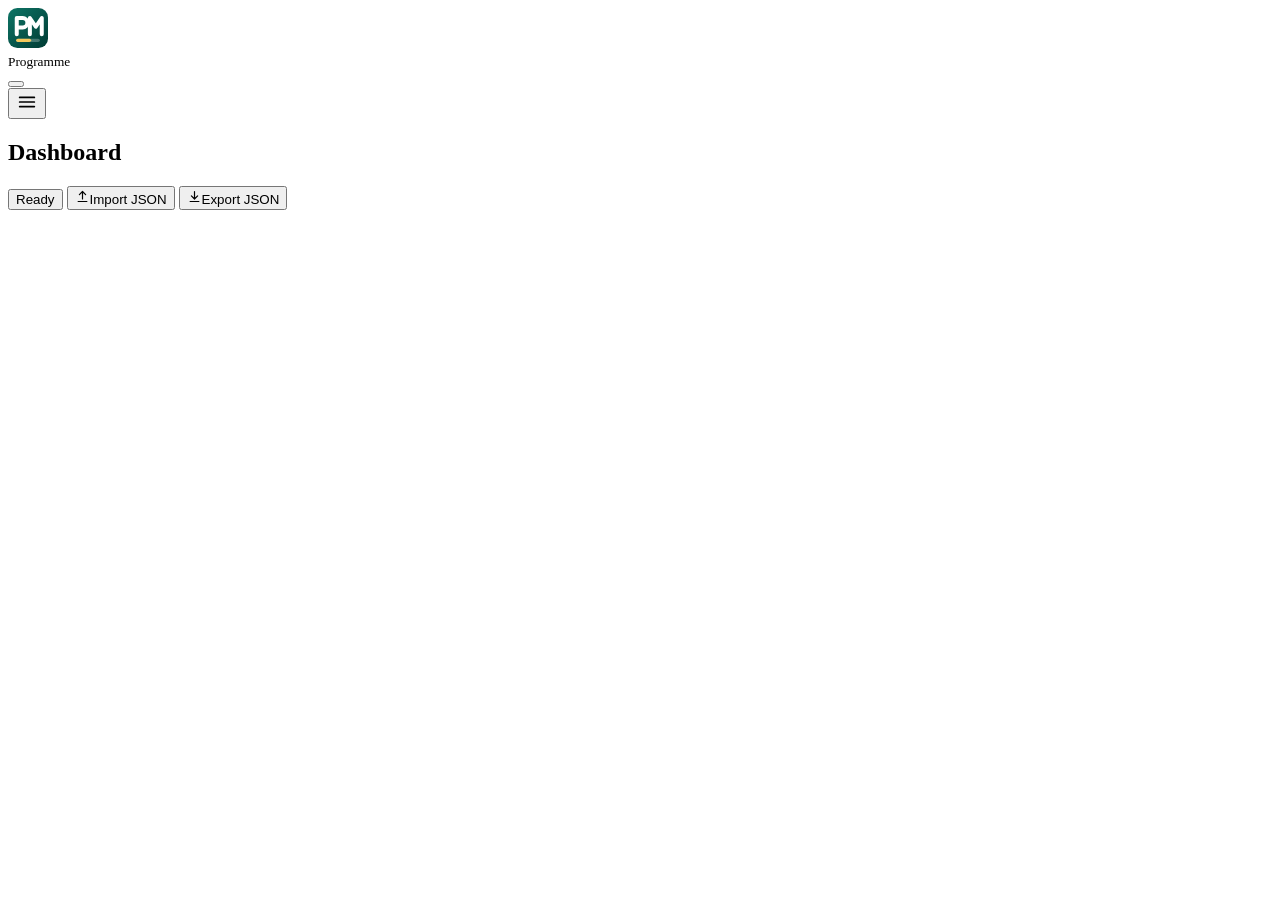
<file: src/shell.html>
<!DOCTYPE html>
<html lang="en">
<head>
<meta charset="utf-8">
<meta name="viewport" content="width=device-width,initial-scale=1">
<title>Programme Manager</title>
<meta name="description" content="Standalone, offline programme and project management application.">
<link rel="icon" type="image/png" sizes="16x16" href="[data-uri]">
<link rel="icon" type="image/png" sizes="32x32" href="[data-uri]">
<link rel="icon" type="image/png" sizes="48x48" href="[data-uri]">
<link rel="icon" type="image/png" sizes="192x192" href="[data-uri]">
<link rel="apple-touch-icon" sizes="180x180" href="[data-uri]">
<style>
/*__CSS__*/
</style>
<style id="reportCss">
/*__REPORT_CSS__*/
</style>
</head>
<body>
<noscript><p style="padding:2rem;font-family:sans-serif">This application needs JavaScript enabled in your browser.</p></noscript>
<div class="app">
  <aside class="sidebar" id="sidebar" aria-label="Main navigation">
    <div class="brand"><div class="logo"><svg xmlns="http://www.w3.org/2000/svg" viewBox="0 0 64 64" width="40" height="40" aria-hidden="true"><defs><linearGradient id="pmg" x1="0" y1="0" x2="1" y2="1"><stop offset="0" stop-color="#0E7566"/><stop offset="1" stop-color="#003B34"/></linearGradient></defs><rect width="64" height="64" rx="15" fill="url(#pmg)"/><path d="M14 42V16h9.5a7.5 7.5 0 0 1 0 15H14" fill="none" stroke="#fff" stroke-width="6.4" stroke-linecap="round" stroke-linejoin="round"/><path d="M35 42V16l9.5 14L54 16v26" fill="none" stroke="#fff" stroke-width="6.4" stroke-linecap="round" stroke-linejoin="round"/><rect x="13" y="49" width="38" height="5.5" rx="2.75" fill="#fff" fill-opacity=".26"/><rect x="13" y="49" width="24" height="5.5" rx="2.75" fill="#F4C95D"/></svg></div><div class="brand-t"><b id="brandName"></b><small>Programme</small></div><button type="button" class="icon-btn brand-edit" data-action="brand-edit" aria-label="Edit programme name" title="Edit programme name"></button></div>
    <nav class="nav" id="nav"></nav>
    <div class="side-foot" id="sideFoot"></div>
  </aside>
  <div class="scrim" id="scrim"></div>
  <div class="main">
    <header class="topbar">
      <button class="icon-btn hamb" data-action="nav-toggle" aria-label="Open menu"><svg class="ic" width="22" height="22" viewBox="0 0 24 24" fill="none" stroke="currentColor" stroke-width="1.9" stroke-linecap="round"><path d="M4 7h16M4 12h16M4 17h16"/></svg></button>
      <h2 id="pageTitle">Dashboard</h2>
      <span class="sp"></span>
      <button type="button" id="saveChip" class="save-chip" data-action="file-chip" aria-live="polite" title="Click to choose a file on your computer to save to">Ready</button>
      <button class="btn small tb-btn" data-action="import-json" title="Load a project from a JSON file (replaces current data after confirmation)"><svg class="ic" width="15" height="15" viewBox="0 0 24 24" fill="none" stroke="currentColor" stroke-width="1.9" stroke-linecap="round" stroke-linejoin="round"><path d="M12 16V5M7 9l5-5 5 5M5 20h14"/></svg><span>Import JSON</span></button>
      <span class="tb-stack"><button class="btn small tb-btn" data-action="export-json" title="Export the full project as a JSON file (you choose the folder and name where the browser allows it)"><svg class="ic" width="15" height="15" viewBox="0 0 24 24" fill="none" stroke="currentColor" stroke-width="1.9" stroke-linecap="round" stroke-linejoin="round"><path d="M12 4v11M7 11l5 5 5-5M5 20h14"/></svg><span>Export JSON</span></button><span class="build-ver" id="buildVer"></span></span>
    </header>
    <main id="view" tabindex="-1"></main>
  </div>
</div>
<dialog id="modal" aria-modal="true"></dialog>
<dialog id="confirm" aria-modal="true"></dialog>
<div id="toasts" aria-live="polite"></div>
<div id="tip" hidden></div>
<div id="printArea" aria-hidden="true"></div>
<input type="file" id="fileInput" accept=".json,application/json" hidden>
<script>
(function () {
'use strict';
/*__JS__*/
})();
</script>
</body>
</html>
</file>
